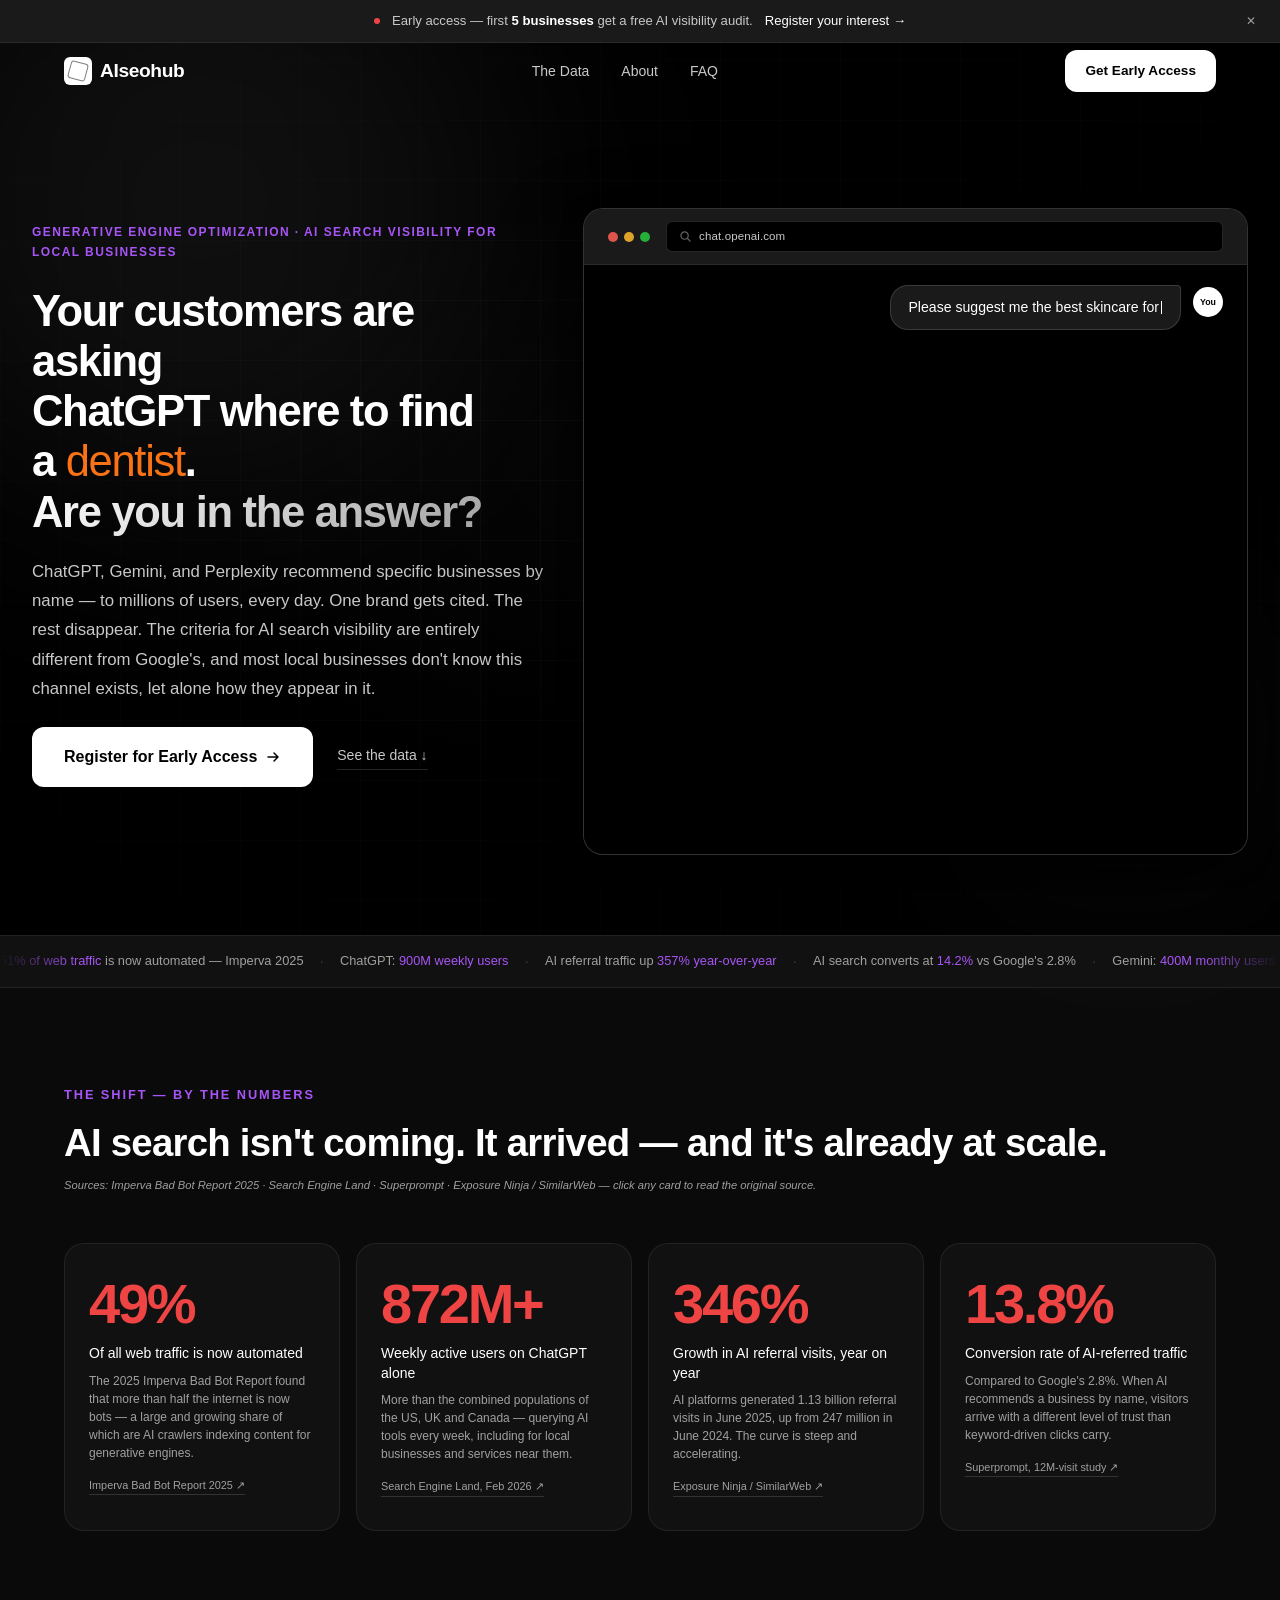
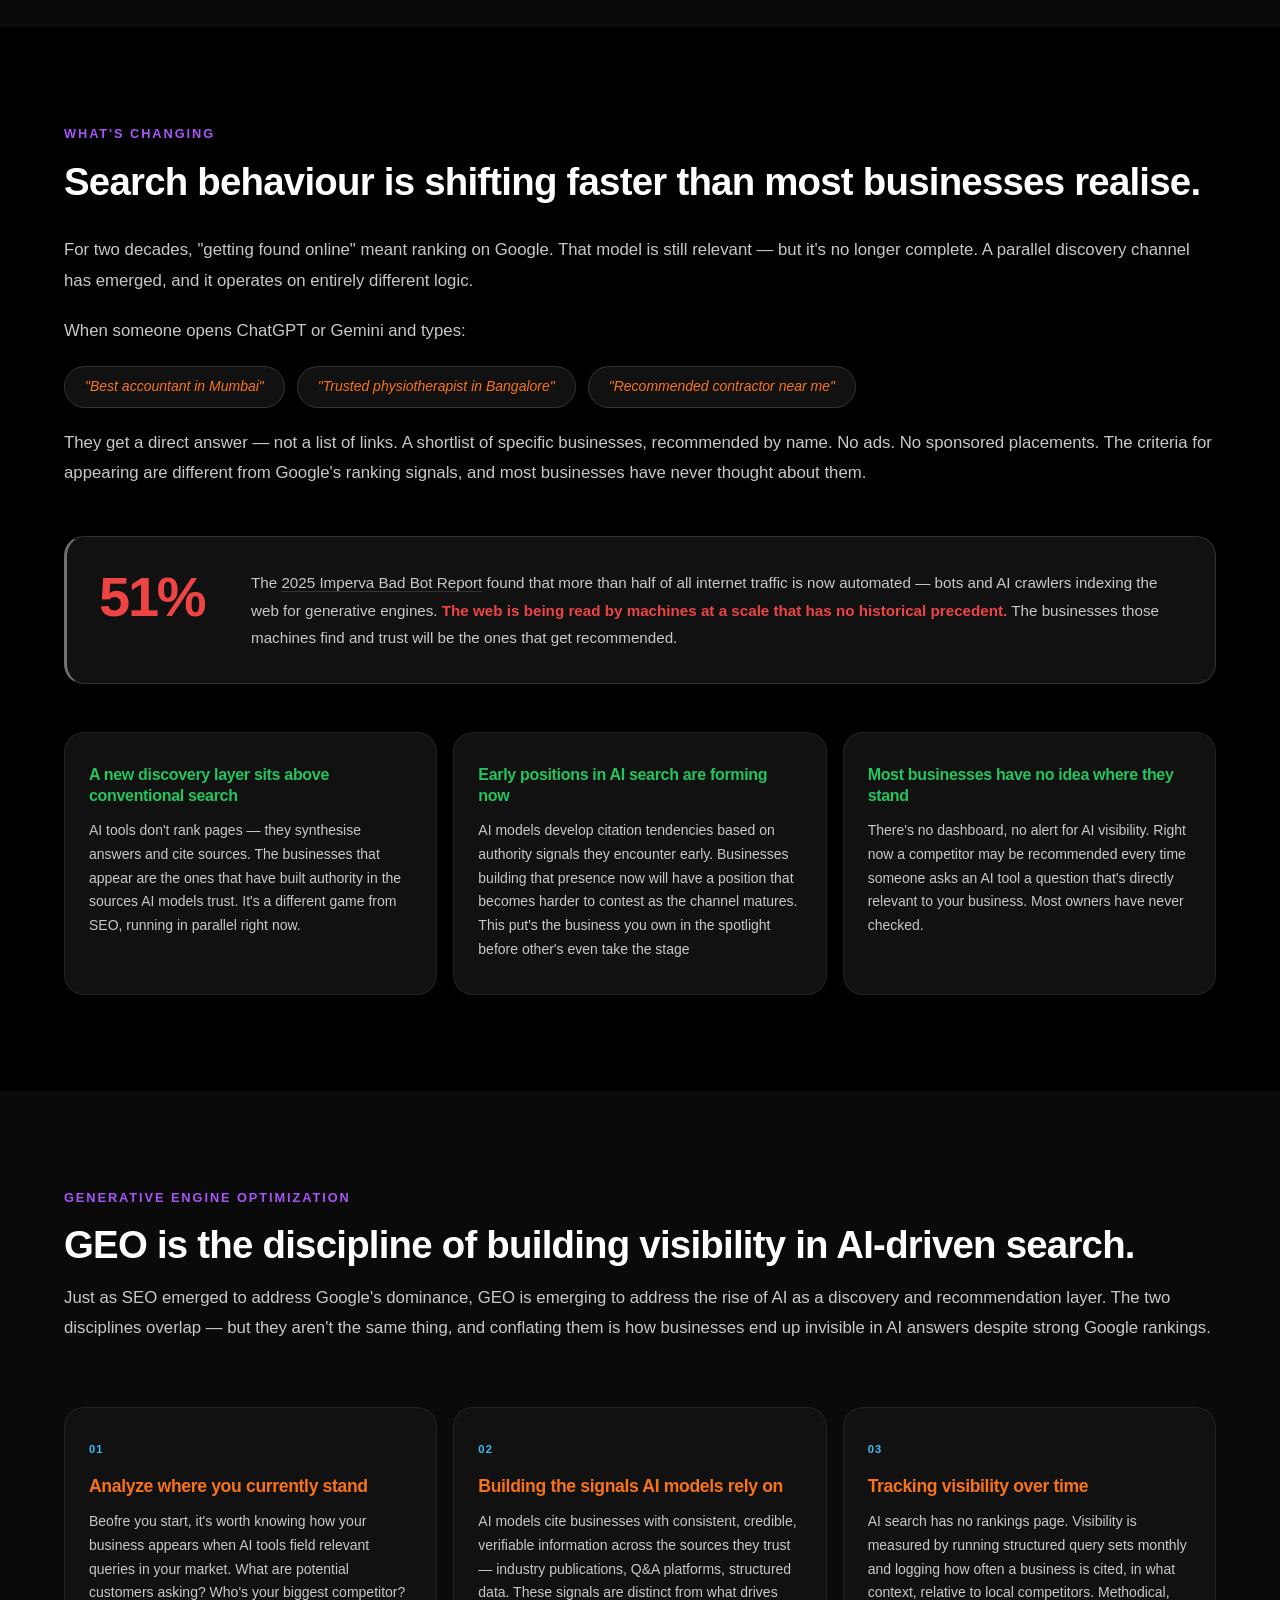
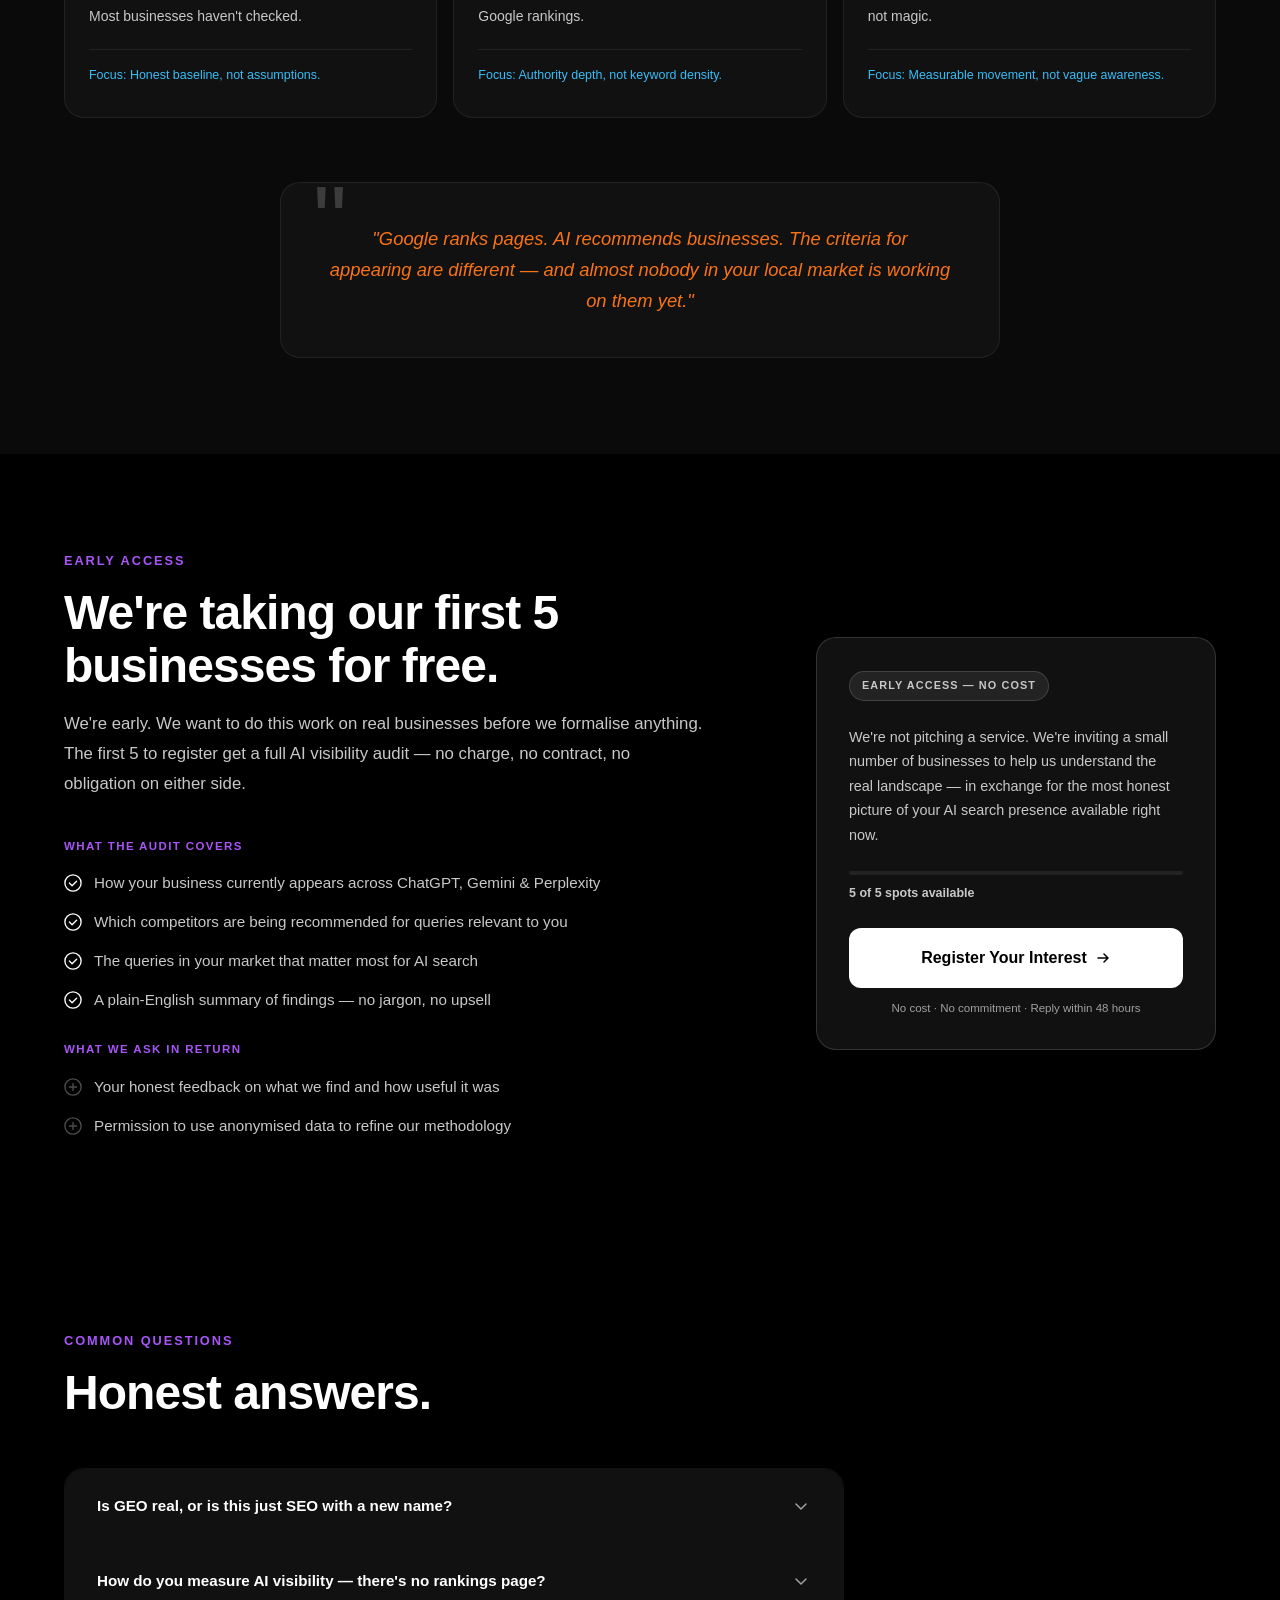
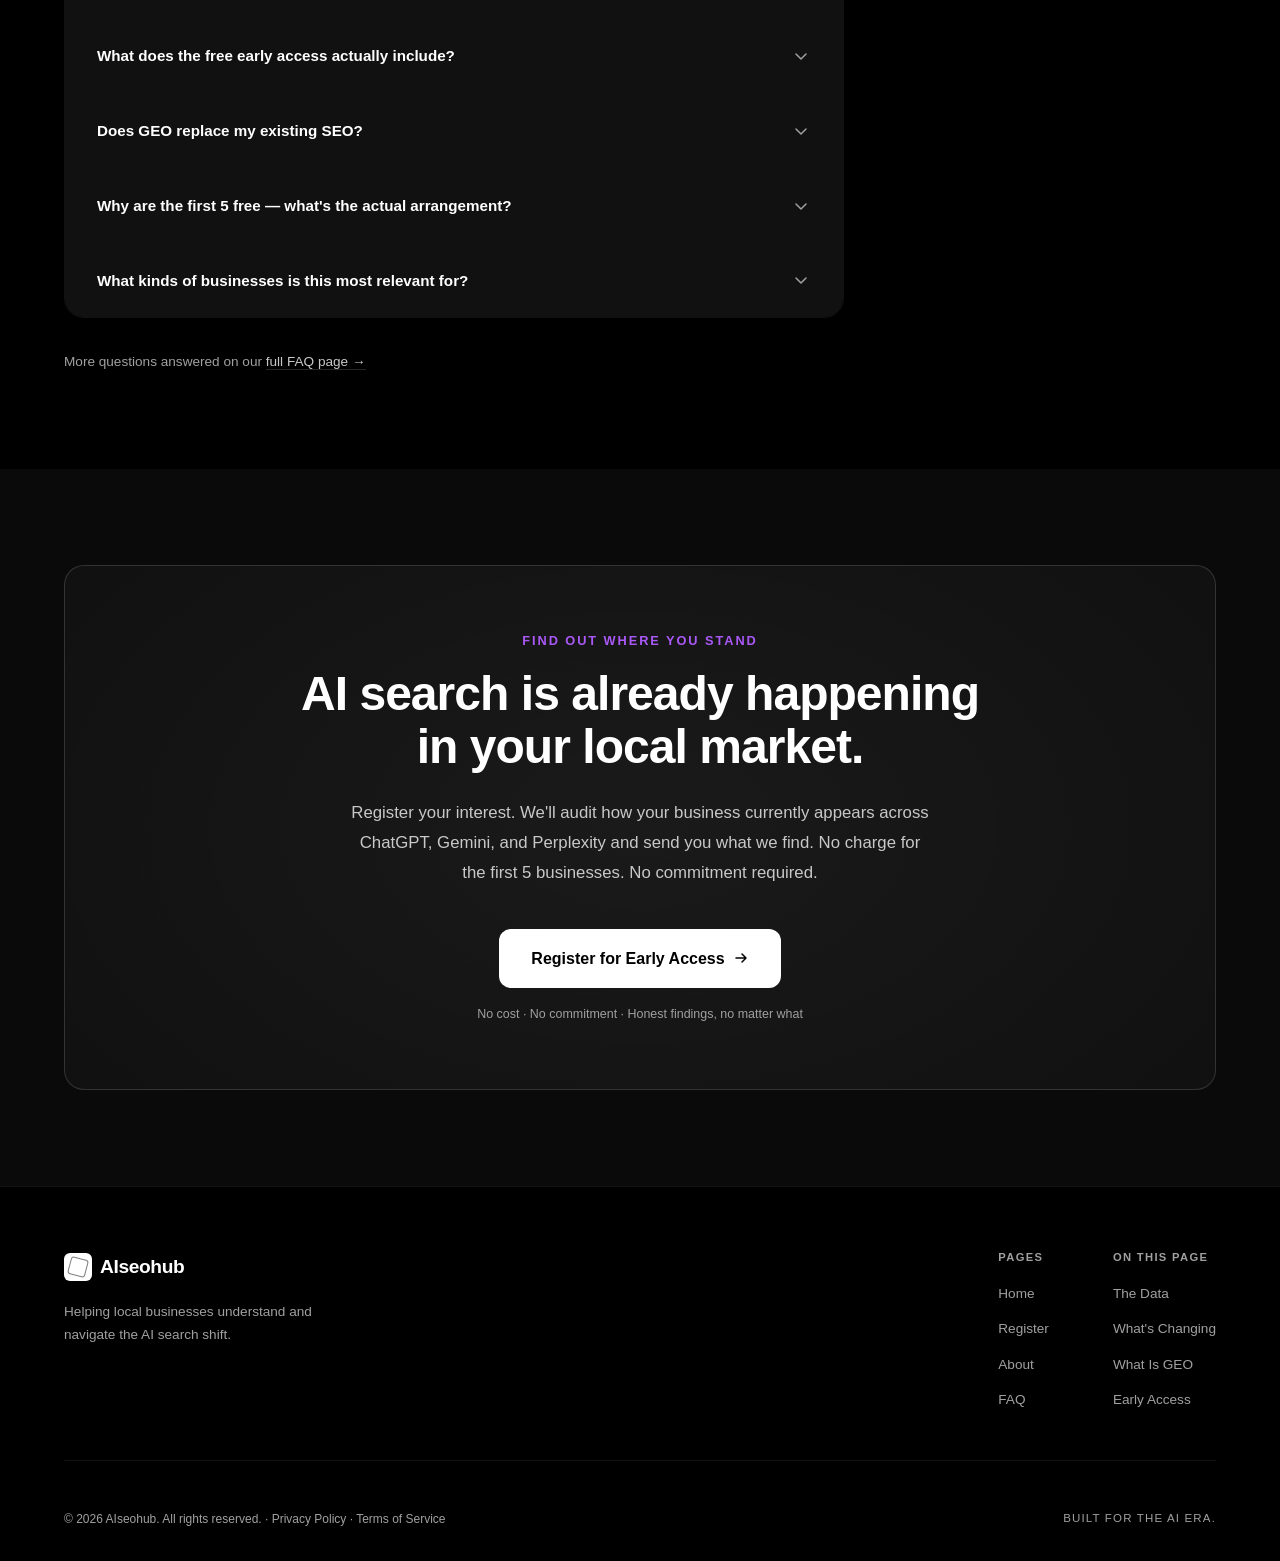
<file: index.html>
<!DOCTYPE html>
<html lang="en">
<head>
  <meta charset="UTF-8" />
  <meta name="viewport" content="width=device-width, initial-scale=1.0" />
  <title>AIseohub — Generative Engine Optimization for Local Businesses</title>
  <meta name="description" content="AI tools like ChatGPT, Gemini and Perplexity are replacing conventional search. Most local businesses are invisible in them. AIseohub helps you understand and act on this shift." />
  <meta name="keywords" content="generative engine optimization, GEO, AI search, ChatGPT local business, AI visibility, GEO agency India, AI SEO" />
  <meta name="robots" content="index, follow" />
  <link rel="canonical" href="https://aiseohub.in/" />
  <meta property="og:type" content="website" />
  <meta property="og:url" content="https://aiseohub.in/" />
  <meta property="og:title" content="AIseohub — Generative Engine Optimization for Local Businesses" />
  <meta property="og:description" content="51% of web traffic is now bots. AI search is replacing Google for millions of queries. Is your business visible where it counts?" />
  <meta property="og:site_name" content="AIseohub" />
  <script type="application/ld+json">{"@context":"https://schema.org","@type":"Organization","name":"AIseohub","url":"https://aiseohub.in","description":"Generative Engine Optimization agency helping local businesses become visible in AI-driven search.","foundingDate":"2025"}</script>
  <link rel="stylesheet" href="styles.css" />
  <!-- Google tag (gtag.js) -->
<script async src="https://www.googletagmanager.com/gtag/js?id=G-CBCTK0K785"></script>
<script>
  window.dataLayer = window.dataLayer || [];
  function gtag(){dataLayer.push(arguments);}
  gtag('js', new Date());

  gtag('config', 'G-CBCTK0K785');
</script>
</head>
<body>
  <div id="pageTransition" aria-hidden="true"></div>

  <div class="urgency-bar" id="urgencyBar" role="alert" aria-live="polite">
    <div class="urgency-bar__inner">
      <span class="urgency-bar__dot" aria-hidden="true"></span>
      <span>Early access — first <strong><span id="spotsLeft">5</span> businesses</strong> get a free AI visibility audit.</span>
      <a href="prebook.html" class="urgency-bar__link">Register your interest →</a>
    </div>
    <button class="urgency-bar__close" id="closeUrgency" aria-label="Close announcement">✕</button>
  </div>

  <header class="site-header" id="siteHeader" role="banner">
    <div class="container">
      <a href="index.html" class="header__logo" aria-label="AIseohub home">
        <span class="logo__mark" aria-hidden="true"></span>
        <span class="logo__text">AIseohub</span>
      </a>
      <button class="nav__toggle" id="navToggle" aria-expanded="false" aria-controls="mainNav" aria-label="Toggle navigation">
        <span></span><span></span><span></span>
      </button>
      <nav class="header__nav" id="mainNav" role="navigation" aria-label="Main navigation">
        <ul class="nav__list">
          <li><a href="#why-now"   class="nav__link">The Data</a></li>
          <li><a href="about.html" class="nav__link">About</a></li>
          <li><a href="faq.html"   class="nav__link">FAQ</a></li>
        </ul>
      </nav>
      <a href="prebook.html" class="btn btn--primary header__cta">Get Early Access</a>
    </div>
  </header>

  <main id="main-content">

    <!-- AI SEARCH DEMO — NEW HERO -->
    <section class="ai-demo ai-demo--hero" id="ai-demo" aria-labelledby="aiDemoHeading">
      <div class="hero__bg" aria-hidden="true">
        <div class="hero__grid"></div>
        <div class="hero__glow hero__glow--1"></div>
        <div class="hero__glow hero__glow--2"></div>
      </div>
      <div class="container">
        <div class="ai-demo__hero-layout">

          <!-- Left: headline + CTA -->
          <div class="ai-demo__hero-copy">
            <span class="eyebrow reveal">Generative Engine Optimization · AI Search Visibility for Local Businesses</span>
            <h1 class="ai-demo__headline reveal reveal--delay-1" id="aiDemoHeading">
              Your customers are asking<br/>ChatGPT where to find
              <span class="ai-demo__nowrap">a <span class="text-cycle" aria-live="polite" aria-atomic="true">dentist</span>.</span><br/>
              <em>Are you in the answer?</em>
            </h1>
            <p class="ai-demo__sub reveal reveal--delay-2">
              ChatGPT, Gemini, and Perplexity recommend specific businesses by name — to millions of users, every day. One brand gets cited. The rest disappear. The criteria for AI search visibility are entirely different from Google's, and most local businesses don't know this channel exists, let alone how they appear in it.
            </p>
            <div class="hero__actions reveal reveal--delay-3">
              <a href="prebook.html" class="btn btn--primary btn--large">
                Register for Early Access
                <svg width="16" height="16" viewBox="0 0 16 16" fill="none" aria-hidden="true">
                  <path d="M3 8H13M13 8L9 4M13 8L9 12" stroke="currentColor" stroke-width="1.5" stroke-linecap="round" stroke-linejoin="round"/>
                </svg>
              </a>
              <a href="#why-now" class="btn--ghost">See the data ↓</a>
            </div>
          </div>

          <!-- Right: live demo frame -->
          <div class="ai-demo__hero-frame reveal reveal--delay-2">
            <div class="ai-demo__wrapper">
              <!-- Browser chrome -->
              <div class="ai-demo__chrome" aria-hidden="true">
                <div class="ai-demo__chrome-dots">
                  <span></span><span></span><span></span>
                </div>
                <div class="ai-demo__chrome-bar">
                  <svg width="11" height="11" viewBox="0 0 12 12" fill="none"><path d="M5 1a4 4 0 100 8A4 4 0 005 1zM11 11l-2.5-2.5" stroke="currentColor" stroke-width="1.3" stroke-linecap="round"/></svg>
                  <span>chat.openai.com</span>
                </div>
              </div>

              <!-- Chat window -->
              <div class="ai-demo__chat" id="aiDemoChat">

                <!-- User message -->
                <div class="ai-demo__msg ai-demo__msg--user" id="aiDemoUserMsg">
                  <div class="ai-demo__avatar ai-demo__avatar--user">You</div>
                  <div class="ai-demo__bubble">
                    <span id="aiDemoTyped"></span><span class="ai-demo__caret" id="aiDemoCaret"></span>
                  </div>
                </div>

                <!-- AI thinking dots -->
                <div class="ai-demo__thinking" id="aiDemoThinking" aria-hidden="true">
                  <div class="ai-demo__avatar ai-demo__avatar--ai">
                    <svg width="13" height="13" viewBox="0 0 24 24" fill="none" stroke="currentColor" stroke-width="2"><circle cx="12" cy="12" r="10"/><path d="M12 8v4l3 3"/></svg>
                  </div>
                  <div class="ai-demo__dots"><span></span><span></span><span></span></div>
                </div>

                <!-- AI response + results -->
                <div class="ai-demo__response" id="aiDemoResponse" aria-live="polite">
                  <div class="ai-demo__avatar ai-demo__avatar--ai">
                    <svg width="13" height="13" viewBox="0 0 24 24" fill="none" stroke="currentColor" stroke-width="2"><circle cx="12" cy="12" r="10"/><path d="M12 8v4l3 3"/></svg>
                  </div>
                  <div class="ai-demo__response-body">
                    <p class="ai-demo__response-intro" id="aiDemoIntro">Here are the top skincare products for acne I'd recommend:</p>
                    <div class="ai-demo__results" id="aiDemoResults">

                      <!-- Result 1 — blurred -->
                      <div class="ai-demo__result ai-demo__result--blurred" data-idx="0">
                        <span class="ai-demo__result-rank">1</span>
                        <div class="ai-demo__result-content">
                          <div class="ai-demo__result-name">████████ Skincare</div>
                          <div class="ai-demo__result-desc">██████████ clear skin formula ████ dermatologist approved ████</div>
                        </div>
                      </div>

                      <!-- Result 2 — FEATURED -->
                      <div class="ai-demo__result ai-demo__result--featured" data-idx="1">
                        <span class="ai-demo__result-rank ai-demo__result-rank--star">✦</span>
                        <div class="ai-demo__result-content">
                          <div class="ai-demo__result-name">This could be you</div>
                          <div class="ai-demo__result-desc">Your brand, recommended to every customer asking this question</div>
                        </div>
                        <span class="ai-demo__result-pill">Top Result</span>
                      </div>

                      <!-- Result 3 — blurred -->
                      <div class="ai-demo__result ai-demo__result--blurred" data-idx="2">
                        <span class="ai-demo__result-rank">3</span>
                        <div class="ai-demo__result-content">
                          <div class="ai-demo__result-name">████ Derm Labs</div>
                          <div class="ai-demo__result-desc">███████████ gentle formula ████ no-irritants ████████</div>
                        </div>
                      </div>

                      <!-- Result 4 — blurred -->
                      <div class="ai-demo__result ai-demo__result--blurred" data-idx="3">
                        <span class="ai-demo__result-rank">4</span>
                        <div class="ai-demo__result-content">
                          <div class="ai-demo__result-name">████████ Beauty Co.</div>
                          <div class="ai-demo__result-desc">███ solution ████ salicylic ████████ 30-day results</div>
                        </div>
                      </div>

                      <!-- Result 5 — blurred -->
                      <div class="ai-demo__result ai-demo__result--blurred" data-idx="4">
                        <span class="ai-demo__result-rank">5</span>
                        <div class="ai-demo__result-content">
                          <div class="ai-demo__result-name">██████ Wellness Co.</div>
                          <div class="ai-demo__result-desc">████ natural extracts ████████ clinically tested ███</div>
                        </div>
                      </div>

                      <!-- Result 5 — blurred -->
                      <div class="ai-demo__result ai-demo__result--blurred" data-idx="4">
                        <span class="ai-demo__result-rank">5</span>
                        <div class="ai-demo__result-content">
                          <div class="ai-demo__result-name">██████ Wellness Co.</div>
                          <div class="ai-demo__result-desc">████ natural extracts ████████ clinically tested ███</div>
                        </div>
                      </div>

                    </div>
                  </div>
                </div>

              </div><!-- /.ai-demo__chat -->
            </div><!-- /.ai-demo__wrapper -->
          </div><!-- /.ai-demo__hero-frame -->

        </div><!-- /.ai-demo__hero-layout -->
      </div>
    </section>

    <div class="ticker-wrap" aria-hidden="true">
      <div class="ticker">
        <div class="ticker__track">
          <span class="ticker__item"><a href="https://www.imperva.com/blog/bad-bot-report/" target="_blank" rel="noopener noreferrer"><strong>51% of web traffic</strong> is now automated — Imperva 2025</a></span>
          <span class="ticker__sep">·</span>
          <span class="ticker__item"><a href="https://searchengineland.com/chatgpt-900-million-weekly-active-users-470492" target="_blank" rel="noopener noreferrer">ChatGPT: <strong>900M weekly users</strong></a></span>
          <span class="ticker__sep">·</span>
          <span class="ticker__item"><a href="https://exposureninja.com/blog/ai-search-statistics/" target="_blank" rel="noopener noreferrer">AI referral traffic up <strong>357% year-over-year</strong></a></span>
          <span class="ticker__sep">·</span>
          <span class="ticker__item"><a href="https://superprompt.com/blog/ai-search-traffic-conversion-rates-5x-higher-than-google-2025-data" target="_blank" rel="noopener noreferrer">AI search converts at <strong>14.2%</strong> vs Google's 2.8%</a></span>
          <span class="ticker__sep">·</span>
          <span class="ticker__item"><a href="https://searchengineland.com/chatgpt-900-million-weekly-active-users-470492" target="_blank" rel="noopener noreferrer">Gemini: <strong>400M monthly users</strong></a></span>
          <span class="ticker__sep">·</span>
          <span class="ticker__item"><a href="https://exposureninja.com/blog/ai-search-statistics/" target="_blank" rel="noopener noreferrer">AI traffic grew <strong>7× in 2025</strong></a></span>
          <span class="ticker__sep">·</span>
          <span class="ticker__item"><a href="https://www.imperva.com/blog/bad-bot-report/" target="_blank" rel="noopener noreferrer"><strong>51% of web traffic</strong> is now automated — Imperva 2025</a></span>
          <span class="ticker__sep">·</span>
          <span class="ticker__item"><a href="https://searchengineland.com/chatgpt-900-million-weekly-active-users-470492" target="_blank" rel="noopener noreferrer">ChatGPT: <strong>900M weekly users</strong></a></span>
          <span class="ticker__sep">·</span>
          <span class="ticker__item"><a href="https://exposureninja.com/blog/ai-search-statistics/" target="_blank" rel="noopener noreferrer">AI referral traffic up <strong>357% year-over-year</strong></a></span>
          <span class="ticker__sep">·</span>
          <span class="ticker__item"><a href="https://superprompt.com/blog/ai-search-traffic-conversion-rates-5x-higher-than-google-2025-data" target="_blank" rel="noopener noreferrer">AI search converts at <strong>14.2%</strong> vs Google's 2.8%</a></span>
          <span class="ticker__sep">·</span>
          <span class="ticker__item"><a href="https://searchengineland.com/chatgpt-900-million-weekly-active-users-470492" target="_blank" rel="noopener noreferrer">Gemini: <strong>400M monthly users</strong></a></span>
          <span class="ticker__sep">·</span>
          <span class="ticker__item"><a href="https://exposureninja.com/blog/ai-search-statistics/" target="_blank" rel="noopener noreferrer">AI traffic grew <strong>7× in 2025</strong></a></span>
          <span class="ticker__sep">·</span>
        </div>
      </div>
    </div>

    <section class="stats-section" id="why-now" aria-labelledby="statsHeading">
      <div class="container">
        <span class="section-label reveal">The shift — by the numbers</span>
        <h2 class="stats-section__headline reveal reveal--delay-1" id="statsHeading">
          AI search isn't coming. It arrived — and it's already at scale.
        </h2>
        <p class="stats-section__source reveal reveal--delay-2">
          Sources: Imperva Bad Bot Report 2025 · Search Engine Land · Superprompt · Exposure Ninja / SimilarWeb — click any card to read the original source.
        </p>
        <div class="stats-grid">
          <a class="stat-card reveal" href="https://www.imperva.com/blog/bad-bot-report/" target="_blank" rel="noopener noreferrer" aria-label="51% of all web traffic is now automated — Imperva 2025">
            <div class="stat-card__number" data-target="51" data-suffix="%">0</div>
            <div class="stat-card__label">Of all web traffic is now automated</div>
            <div class="stat-card__note">The 2025 Imperva Bad Bot Report found that more than half the internet is now bots — a large and growing share of which are AI crawlers indexing content for generative engines.</div>
            <div class="stat-card__source">Imperva Bad Bot Report 2025 ↗</div>
          </a>
          <a class="stat-card reveal reveal--delay-1" href="https://searchengineland.com/chatgpt-900-million-weekly-active-users-470492" target="_blank" rel="noopener noreferrer" aria-label="900M+ weekly active ChatGPT users">
            <div class="stat-card__number" data-target="900" data-suffix="M+">0</div>
            <div class="stat-card__label">Weekly active users on ChatGPT alone</div>
            <div class="stat-card__note">More than the combined populations of the US, UK and Canada — querying AI tools every week, including for local businesses and services near them.</div>
            <div class="stat-card__source">Search Engine Land, Feb 2026 ↗</div>
          </a>
          <a class="stat-card reveal reveal--delay-2" href="https://exposureninja.com/blog/ai-search-statistics/" target="_blank" rel="noopener noreferrer" aria-label="357% YoY growth in AI referral visits">
            <div class="stat-card__number" data-target="357" data-suffix="%">0</div>
            <div class="stat-card__label">Growth in AI referral visits, year on year</div>
            <div class="stat-card__note">AI platforms generated 1.13 billion referral visits in June 2025, up from 247 million in June 2024. The curve is steep and accelerating.</div>
            <div class="stat-card__source">Exposure Ninja / SimilarWeb ↗</div>
          </a>
          <a class="stat-card reveal reveal--delay-3" href="https://superprompt.com/blog/ai-search-traffic-conversion-rates-5x-higher-than-google-2025-data" target="_blank" rel="noopener noreferrer" aria-label="14.2% conversion rate from AI-referred traffic">
            <div class="stat-card__number" data-target="14.2" data-suffix="%" data-decimal="1">0</div>
            <div class="stat-card__label">Conversion rate of AI-referred traffic</div>
            <div class="stat-card__note">Compared to Google's 2.8%. When AI recommends a business by name, visitors arrive with a different level of trust than keyword-driven clicks carry.</div>
            <div class="stat-card__source">Superprompt, 12M-visit study ↗</div>
          </a>
        </div>
      </div>
    </section>

    <section class="problem" id="problem" aria-labelledby="problemHeading">
      <div class="container">
        <span class="section-label reveal">What's changing</span>
        <h2 class="problem__headline reveal reveal--delay-1" id="problemHeading">
          Search behaviour is shifting faster than most businesses realise.
        </h2>
        <div class="problem__body reveal reveal--delay-2">
          <p>For two decades, "getting found online" meant ranking on Google. That model is still relevant — but it's no longer complete. A parallel discovery channel has emerged, and it operates on entirely different logic.</p>
          <p>When someone opens ChatGPT or Gemini and types:</p>
          <div class="query-examples" aria-label="Example AI search queries">
            <div class="query-card">"Best accountant in Mumbai"</div>
            <div class="query-card">"Trusted physiotherapist in Bangalore"</div>
            <div class="query-card">"Recommended contractor near me"</div>
          </div>
          <p>They get a direct answer — not a list of links. A shortlist of specific businesses, recommended by name. No ads. No sponsored placements. The criteria for appearing are different from Google's ranking signals, and most businesses have never thought about them.</p>
        </div>

        <div class="imperva-callout reveal">
          <div class="imperva-callout__inner">
            <div class="imperva-callout__stat">51%</div>
            <div class="imperva-callout__text">
              <p>The <a href="https://www.imperva.com/blog/bad-bot-report/" target="_blank" rel="noopener noreferrer" class="about-inline-link">2025 Imperva Bad Bot Report</a> found that more than half of all internet traffic is now automated — bots and AI crawlers indexing the web for generative engines. <strong>The web is being read by machines at a scale that has no historical precedent.</strong> The businesses those machines find and trust will be the ones that get recommended.</p>
            </div>
          </div>
        </div>

        <div class="problem__cards">
          <article class="problem-card reveal">
            
            <h3 class="problem-card__title">A new discovery layer sits above conventional search</h3>
            <p class="problem-card__body">AI tools don't rank pages — they synthesise answers and cite sources. The businesses that appear are the ones that have built authority in the sources AI models trust. It's a different game from SEO, running in parallel right now.</p>
          </article>
          <article class="problem-card reveal reveal--delay-1">
            
            <h3 class="problem-card__title">Early positions in AI search are forming now</h3>
            <p class="problem-card__body">AI models develop citation tendencies based on authority signals they encounter early. Businesses building that presence now will have a position that becomes harder to contest as the channel matures. This put's the business you own in the spotlight before other's even take the stage</p>
          </article>
          <article class="problem-card reveal reveal--delay-2">
            
            <h3 class="problem-card__title">Most businesses have no idea where they stand</h3>
            <p class="problem-card__body">There's no dashboard, no alert for AI visibility. Right now a competitor may be recommended every time someone asks an AI tool a question that's directly relevant to your business. Most owners have never checked.</p>
          </article>
        </div>
      </div>
    </section>

    <section class="solution" id="what-is-geo" aria-labelledby="solutionHeading">
      <div class="container">
        <span class="section-label reveal">Generative Engine Optimization</span>
        <h2 class="solution__headline reveal reveal--delay-1" id="solutionHeading">
          GEO is the discipline of building visibility in AI-driven search.
        </h2>
        <p class="solution__sub reveal reveal--delay-2">
          Just as SEO emerged to address Google's dominance, GEO is emerging to address the rise of AI as a discovery and recommendation layer. The two disciplines overlap — but they aren't the same thing, and conflating them is how businesses end up invisible in AI answers despite strong Google rankings.
        </p>
        <div class="pillars">
          <article class="pillar reveal">
            <div class="pillar__num">01</div>
            <h3 class="pillar__title">Analyze where you currently stand</h3>
            <p class="pillar__body">Beofre you start, it's worth knowing how your business appears when AI tools field relevant queries in your market. What are potential customers asking? Who's your biggest competitor? Most businesses haven't checked.</p>
            <div class="pillar__outcome">Focus: Honest baseline, not assumptions.</div>
          </article>
          <article class="pillar reveal reveal--delay-1">
            <div class="pillar__num">02</div>
            <h3 class="pillar__title">Building the signals AI models rely on</h3>
            <p class="pillar__body">AI models cite businesses with consistent, credible, verifiable information across the sources they trust — industry publications, Q&amp;A platforms, structured data. These signals are distinct from what drives Google rankings.</p>
            <div class="pillar__outcome">Focus: Authority depth, not keyword density.</div>
          </article>
          <article class="pillar reveal reveal--delay-2">
            <div class="pillar__num">03</div>
            <h3 class="pillar__title">Tracking visibility over time</h3>
            <p class="pillar__body">AI search has no rankings page. Visibility is measured by running structured query sets monthly and logging how often a business is cited, in what context, relative to local competitors. Methodical, not magic.</p>
            <div class="pillar__outcome">Focus: Measurable movement, not vague awareness.</div>
          </article>
        </div>
        <blockquote class="solution__quote reveal">
          <p>"Google ranks pages. AI recommends businesses. The criteria for appearing are different — and almost nobody in your local market is working on them yet."</p>
        </blockquote>
      </div>
    </section>

    <section class="offer" id="offer" aria-labelledby="offerHeading">
      <div class="container">
        <div class="offer__free-layout">
          <div class="offer__free-left reveal">
            <span class="section-label">Early Access</span>
            <h2 class="offer__headline" id="offerHeading">
              We're taking our first 5<br/>businesses for free.
            </h2>
            <p class="offer__sub">
              We're early. We want to do this work on real businesses before we formalise anything. The first 5 to register get a full AI visibility audit — no charge, no contract, no obligation on either side.
            </p>
            <h3 class="offer__free-title">What the audit covers</h3>
            <ul class="offer__free-list">
              <li><svg width="18" height="18" viewBox="0 0 20 20" fill="none" aria-hidden="true"><circle cx="10" cy="10" r="9" stroke="white" stroke-width="1.5"/><path d="M6 10l3 3 5-5" stroke="white" stroke-width="1.5" stroke-linecap="round" stroke-linejoin="round"/></svg>How your business currently appears across ChatGPT, Gemini &amp; Perplexity</li>
              <li><svg width="18" height="18" viewBox="0 0 20 20" fill="none" aria-hidden="true"><circle cx="10" cy="10" r="9" stroke="white" stroke-width="1.5"/><path d="M6 10l3 3 5-5" stroke="white" stroke-width="1.5" stroke-linecap="round" stroke-linejoin="round"/></svg>Which competitors are being recommended for queries relevant to you</li>
              <li><svg width="18" height="18" viewBox="0 0 20 20" fill="none" aria-hidden="true"><circle cx="10" cy="10" r="9" stroke="white" stroke-width="1.5"/><path d="M6 10l3 3 5-5" stroke="white" stroke-width="1.5" stroke-linecap="round" stroke-linejoin="round"/></svg>The queries in your market that matter most for AI search</li>
              <li><svg width="18" height="18" viewBox="0 0 20 20" fill="none" aria-hidden="true"><circle cx="10" cy="10" r="9" stroke="white" stroke-width="1.5"/><path d="M6 10l3 3 5-5" stroke="white" stroke-width="1.5" stroke-linecap="round" stroke-linejoin="round"/></svg>A plain-English summary of findings — no jargon, no upsell</li>
            </ul>
            <h3 class="offer__free-title" style="margin-top:var(--space-8)">What we ask in return</h3>
            <ul class="offer__free-list">
              <li><svg width="18" height="18" viewBox="0 0 20 20" fill="none" aria-hidden="true"><circle cx="10" cy="10" r="9" stroke="rgba(255,255,255,0.3)" stroke-width="1.5"/><path d="M10 6v8M6 10h8" stroke="rgba(255,255,255,0.3)" stroke-width="1.5" stroke-linecap="round"/></svg>Your honest feedback on what we find and how useful it was</li>
              <li><svg width="18" height="18" viewBox="0 0 20 20" fill="none" aria-hidden="true"><circle cx="10" cy="10" r="9" stroke="rgba(255,255,255,0.3)" stroke-width="1.5"/><path d="M10 6v8M6 10h8" stroke="rgba(255,255,255,0.3)" stroke-width="1.5" stroke-linecap="round"/></svg>Permission to use anonymised data to refine our methodology</li>
            </ul>
          </div>
          <div class="offer__free-card reveal reveal--delay-1">
            <div class="offer__badge">Early Access — No Cost</div>
            <p class="offer__free-card-copy">We're not pitching a service. We're inviting a small number of businesses to help us understand the real landscape — in exchange for the most honest picture of your AI search presence available right now.</p>
            <div class="offer__spots">
              <div class="offer__spots-track">
                <div class="offer__spots-fill" id="spotsFill" style="width:0%"></div>
              </div>
              <p class="offer__spots-label"><strong><span id="spotsLeftOffer">3</span> of 5 spots available</strong></p>
            </div>
            <a href="prebook.html" class="btn btn--primary btn--large btn--full">
              Register Your Interest
              <svg width="16" height="16" viewBox="0 0 16 16" fill="none" aria-hidden="true"><path d="M3 8H13M13 8L9 4M13 8L9 12" stroke="currentColor" stroke-width="1.5" stroke-linecap="round" stroke-linejoin="round"/></svg>
            </a>
            <p class="offer__micro">No cost · No commitment · Reply within 48 hours</p>
          </div>
        </div>
      </div>
    </section>

    <section class="faq" id="faq" aria-labelledby="faqHeading">
      <div class="container">
        <span class="section-label reveal">Common Questions</span>
        <h2 class="faq__headline reveal reveal--delay-1" id="faqHeading">Honest answers.</h2>
        <div class="faq__list" role="list">
          <div class="faq__item reveal" role="listitem">
            <button class="faq__question" aria-expanded="false" aria-controls="faq-1">Is GEO real, or is this just SEO with a new name?<svg class="faq__icon" width="20" height="20" viewBox="0 0 20 20" fill="none" aria-hidden="true"><path d="M5 8l5 5 5-5" stroke="currentColor" stroke-width="1.5" stroke-linecap="round" stroke-linejoin="round"/></svg></button>
            <div class="faq__answer" id="faq-1" role="region"><p>It's a genuinely distinct discipline. SEO optimises for crawlers that rank pages. GEO optimises for language models that synthesise answers and recommend businesses based on authority depth, citation consistency, and source trust. A business can rank #1 on Google and still be absent from AI answers. We see this regularly.</p></div>
          </div>
          <div class="faq__item reveal" role="listitem">
            <button class="faq__question" aria-expanded="false" aria-controls="faq-2">How do you measure AI visibility — there's no rankings page?<svg class="faq__icon" width="20" height="20" viewBox="0 0 20 20" fill="none" aria-hidden="true"><path d="M5 8l5 5 5-5" stroke="currentColor" stroke-width="1.5" stroke-linecap="round" stroke-linejoin="round"/></svg></button>
            <div class="faq__answer" id="faq-2" role="region"><p>Correct — there's no AI equivalent of a rank tracker. We use structured query testing: asking AI tools a defined set of relevant questions and logging every response. We track how often a business is cited, in what context, and relative to competitors. It's methodical, not automated — but it produces a comparable picture over time.</p></div>
          </div>
          <div class="faq__item reveal" role="listitem">
            <button class="faq__question" aria-expanded="false" aria-controls="faq-3">What does the free early access actually include?<svg class="faq__icon" width="20" height="20" viewBox="0 0 20 20" fill="none" aria-hidden="true"><path d="M5 8l5 5 5-5" stroke="currentColor" stroke-width="1.5" stroke-linecap="round" stroke-linejoin="round"/></svg></button>
            <div class="faq__answer" id="faq-3" role="region"><p>A structured audit of how your business currently appears across ChatGPT, Gemini, and Perplexity. We run relevant queries for your category and city, document what's returned, identify where competitors appear instead, and write up what we find in plain English. You get an honest picture of your current AI visibility — nothing more, nothing less. We're not using it to push a service.</p></div>
          </div>
          <div class="faq__item reveal" role="listitem">
            <button class="faq__question" aria-expanded="false" aria-controls="faq-4">Does GEO replace my existing SEO?<svg class="faq__icon" width="20" height="20" viewBox="0 0 20 20" fill="none" aria-hidden="true"><path d="M5 8l5 5 5-5" stroke="currentColor" stroke-width="1.5" stroke-linecap="round" stroke-linejoin="round"/></svg></button>
            <div class="faq__answer" id="faq-4" role="region"><p>No. Traditional search remains significant and SEO is still relevant. GEO addresses a parallel channel that operates on different signals — it's additive, not a replacement. In many cases the content work that improves AI visibility also benefits traditional SEO performance.</p></div>
          </div>
          <div class="faq__item reveal" role="listitem">
            <button class="faq__question" aria-expanded="false" aria-controls="faq-5">Why are the first 5 free — what's the actual arrangement?<svg class="faq__icon" width="20" height="20" viewBox="0 0 20 20" fill="none" aria-hidden="true"><path d="M5 8l5 5 5-5" stroke="currentColor" stroke-width="1.5" stroke-linecap="round" stroke-linejoin="round"/></svg></button>
            <div class="faq__answer" id="faq-5" role="region"><p>No catch. We're early and we want to do this work with real businesses before we build anything formal. Doing audits for 5 businesses tests our methodology and tells us where GEO is genuinely relevant. You get a useful, honest picture of your AI search presence. We get experience and feedback. That's the whole arrangement.</p></div>
          </div>
          <div class="faq__item reveal" role="listitem">
            <button class="faq__question" aria-expanded="false" aria-controls="faq-6">What kinds of businesses is this most relevant for?<svg class="faq__icon" width="20" height="20" viewBox="0 0 20 20" fill="none" aria-hidden="true"><path d="M5 8l5 5 5-5" stroke="currentColor" stroke-width="1.5" stroke-linecap="round" stroke-linejoin="round"/></svg></button>
            <div class="faq__answer" id="faq-6" role="region"><p>Local and regional businesses where customers research before buying — professional services, healthcare, home services, agencies, education, hospitality. If people in your city ask AI tools questions that should lead to your business, this is relevant. We'll tell you honestly after the audit if we don't think GEO applies meaningfully to your situation.</p></div>
          </div>
        </div>
        <p class="faq__more reveal">More questions answered on our <a href="faq.html" class="about-inline-link">full FAQ page →</a></p>
      </div>
    </section>

    <section class="final-cta" aria-labelledby="finalCtaHeading">
      <div class="container">
        <div class="final-cta__inner reveal">
          <div class="final-cta__bg" aria-hidden="true"></div>
          <span class="section-label">Find out where you stand</span>
          <h2 class="final-cta__headline" id="finalCtaHeading">AI search is already happening<br/>in your local market.</h2>
          <p class="final-cta__sub">Register your interest. We'll audit how your business currently appears across ChatGPT, Gemini, and Perplexity and send you what we find. No charge for the first 5 businesses. No commitment required.</p>
          <a href="prebook.html" class="btn btn--primary btn--large">
            Register for Early Access
            <svg width="16" height="16" viewBox="0 0 16 16" fill="none" aria-hidden="true"><path d="M3 8H13M13 8L9 4M13 8L9 12" stroke="currentColor" stroke-width="1.5" stroke-linecap="round" stroke-linejoin="round"/></svg>
          </a>
          <p class="final-cta__micro">No cost · No commitment · Honest findings, no matter what</p>
        </div>
      </div>
    </section>

  </main>

  <footer class="site-footer" role="contentinfo">
    <div class="container">
      <div class="footer__top">
        <div class="footer__brand">
          <a href="index.html" class="header__logo" aria-label="AIseohub home">
            <span class="logo__mark" aria-hidden="true"></span>
            <span class="logo__text">AIseohub</span>
          </a>
          <p>Helping local businesses understand and navigate the AI search shift.</p>
        </div>
        <nav class="footer__nav" aria-label="Footer navigation">
          <div class="footer__nav-col">
            <h3>Pages</h3>
            <ul>
              <li><a href="index.html">Home</a></li>
              <li><a href="prebook.html">Register</a></li>
              <li><a href="about.html">About</a></li>
              <li><a href="faq.html">FAQ</a></li>
            </ul>
          </div>
          <div class="footer__nav-col">
            <h3>On this page</h3>
            <ul>
              <li><a href="#why-now">The Data</a></li>
              <li><a href="#problem">What's Changing</a></li>
              <li><a href="#what-is-geo">What Is GEO</a></li>
              <li><a href="#offer">Early Access</a></li>
            </ul>
          </div>
        </nav>
      </div>
      <div class="footer__bottom">
        <p class="footer__legal">© <span id="year"></span> AIseohub. All rights reserved. · <a href="#">Privacy Policy</a> · <a href="#">Terms of Service</a></p>
        <p class="footer__tagline">Built for the AI era.</p>
      </div>
    </div>
  </footer>

  <script src="main.js"></script>
</body>
</html>
</file>
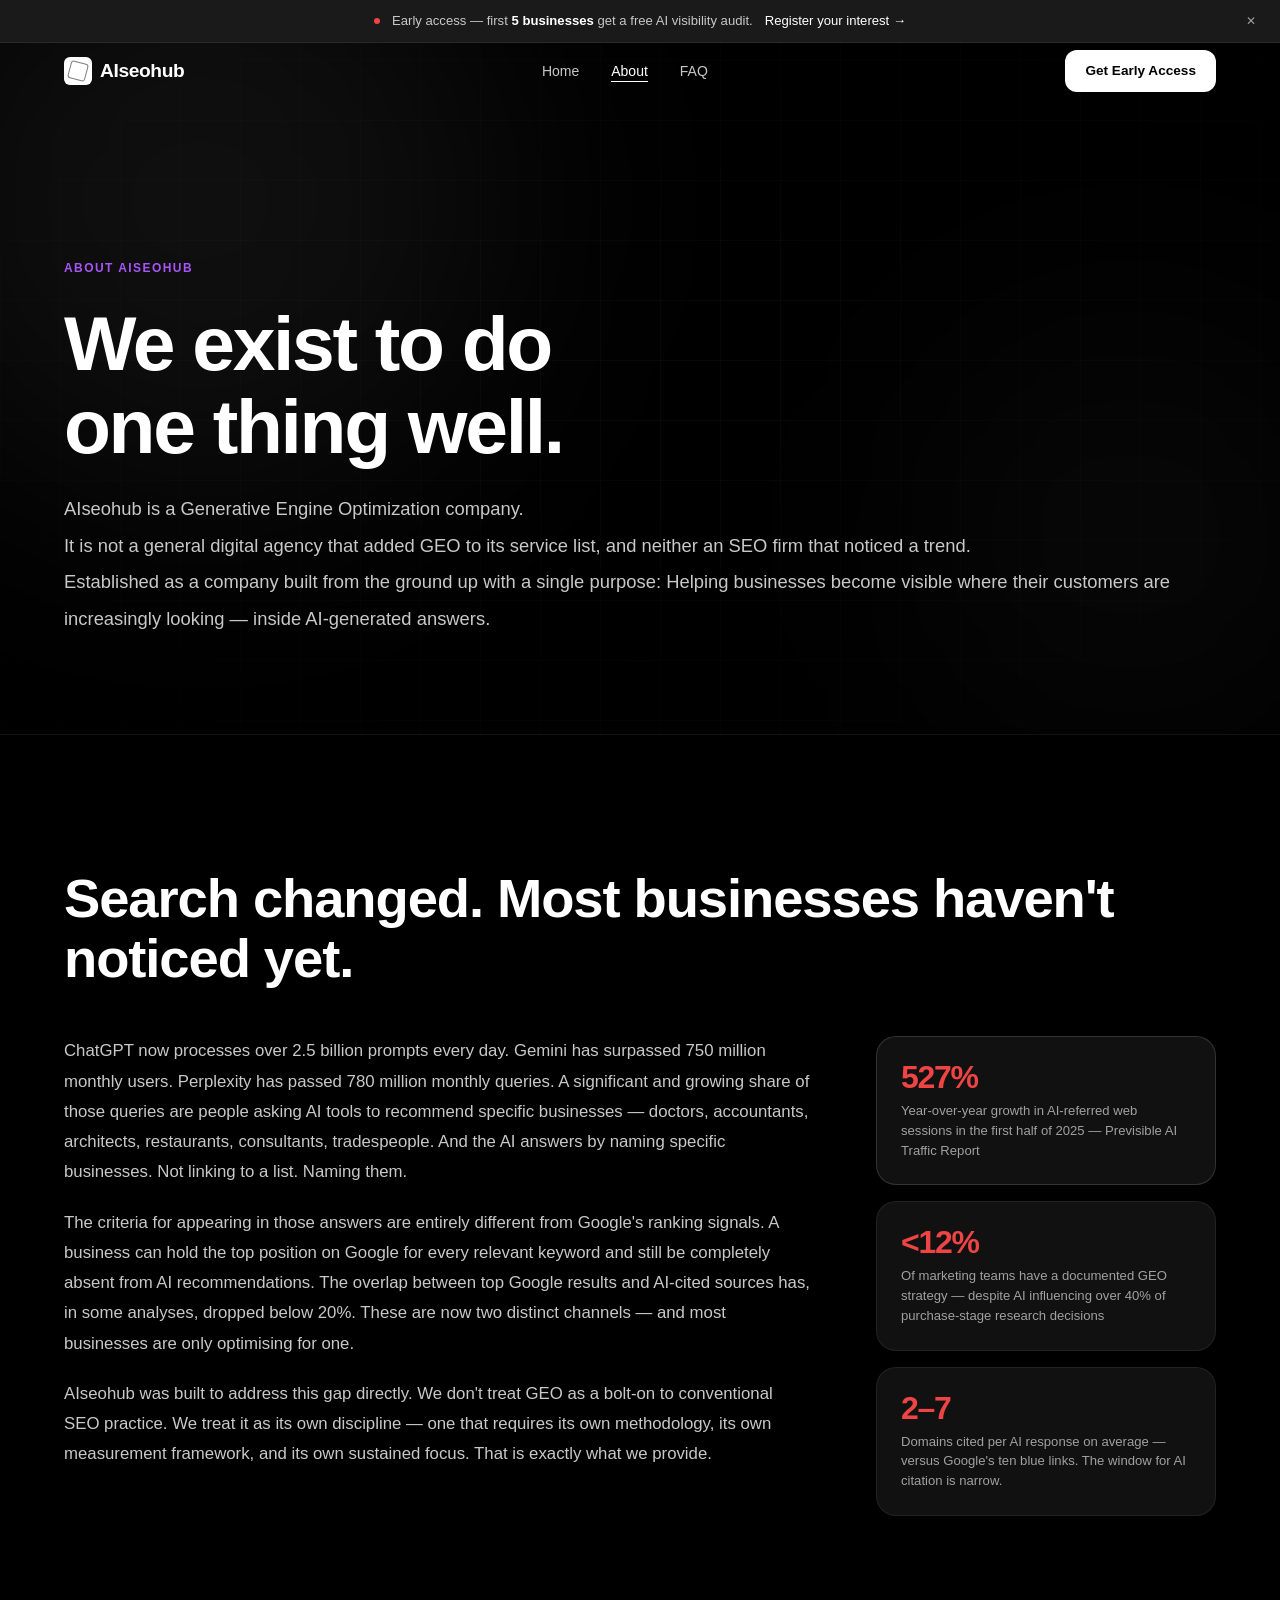
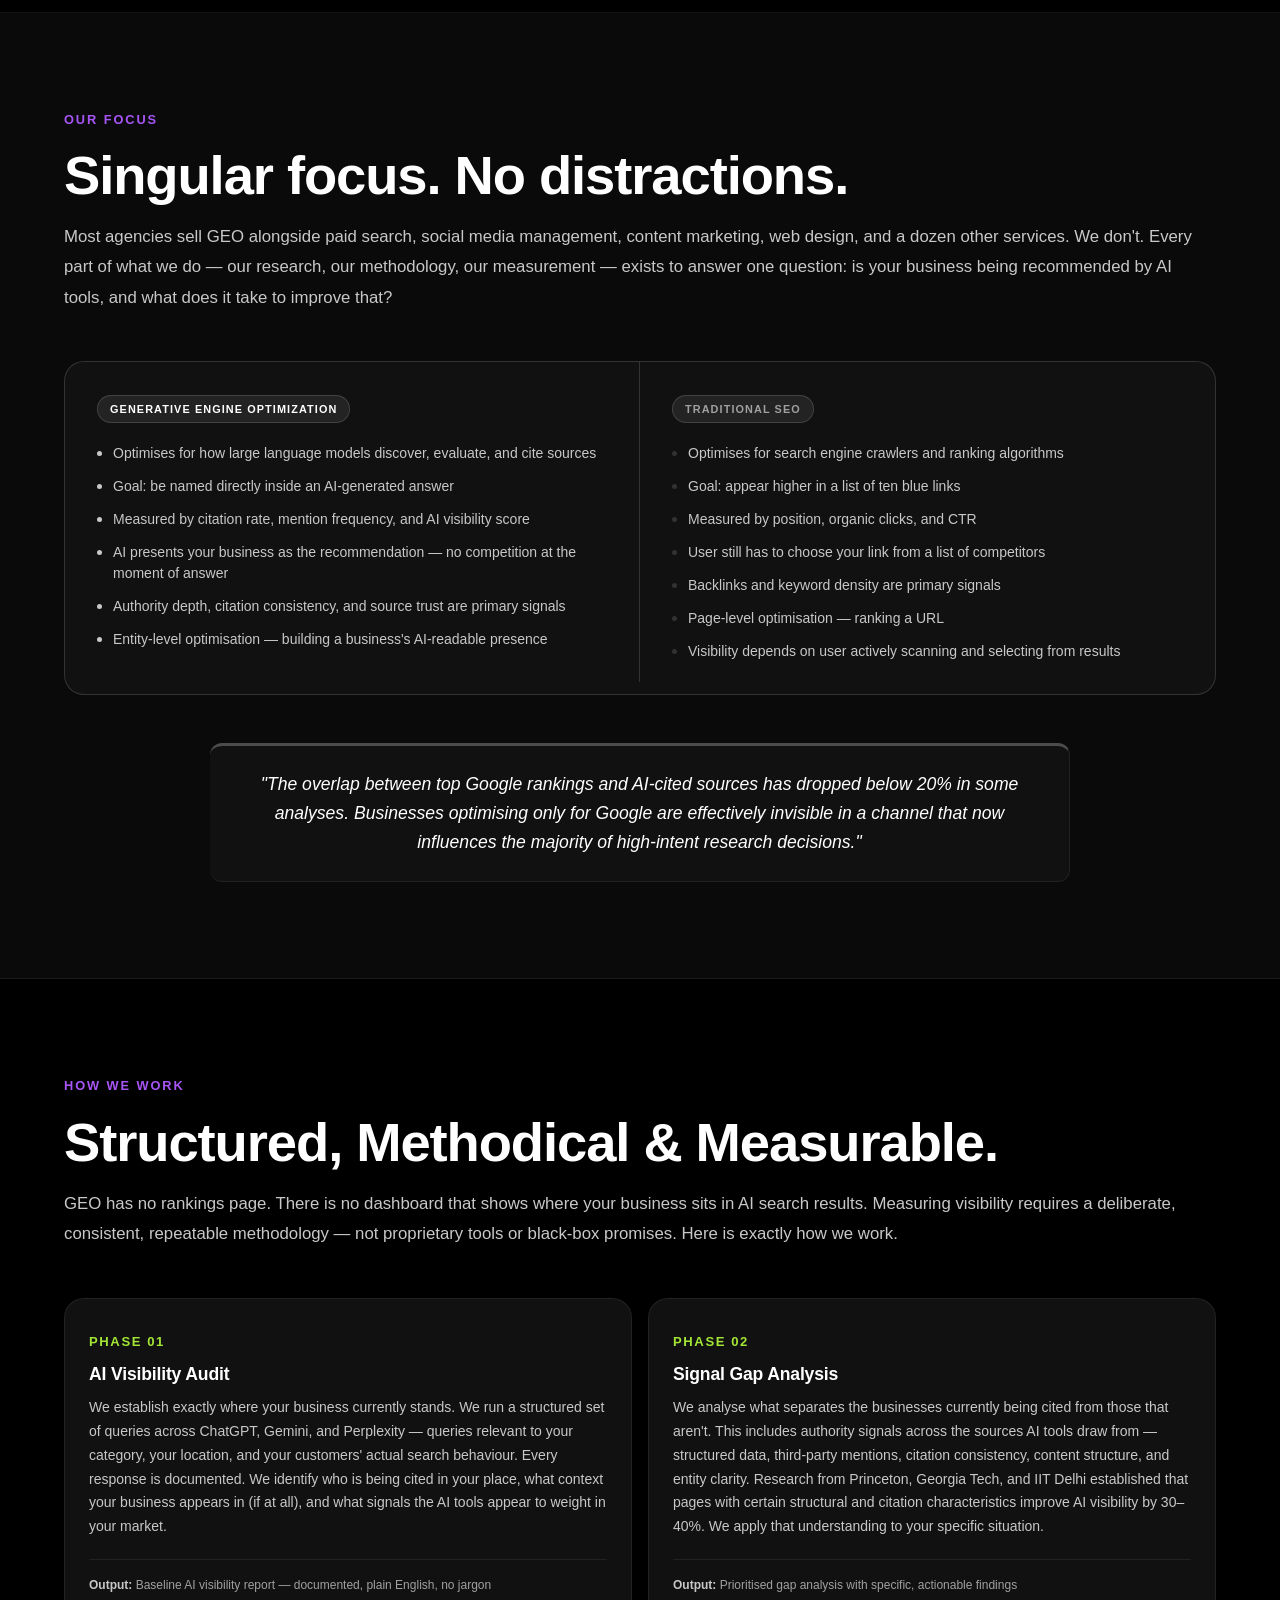
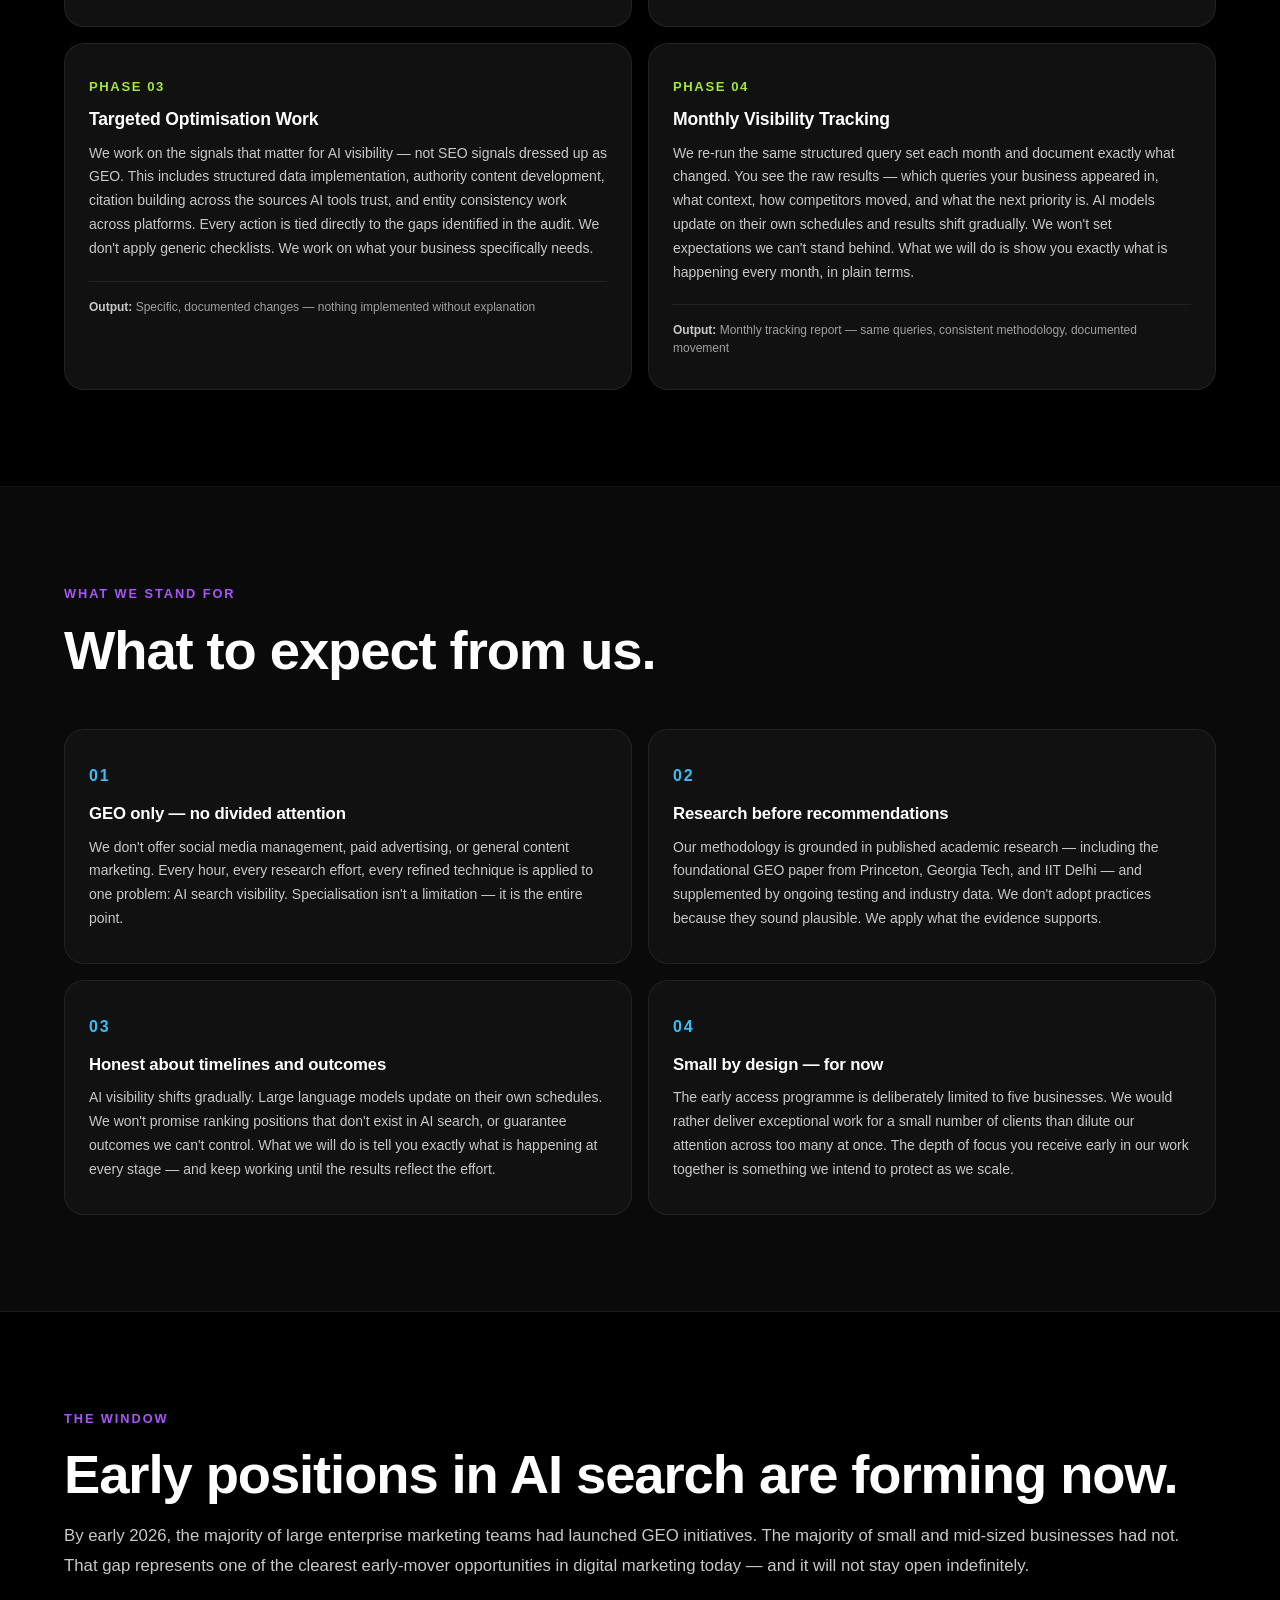
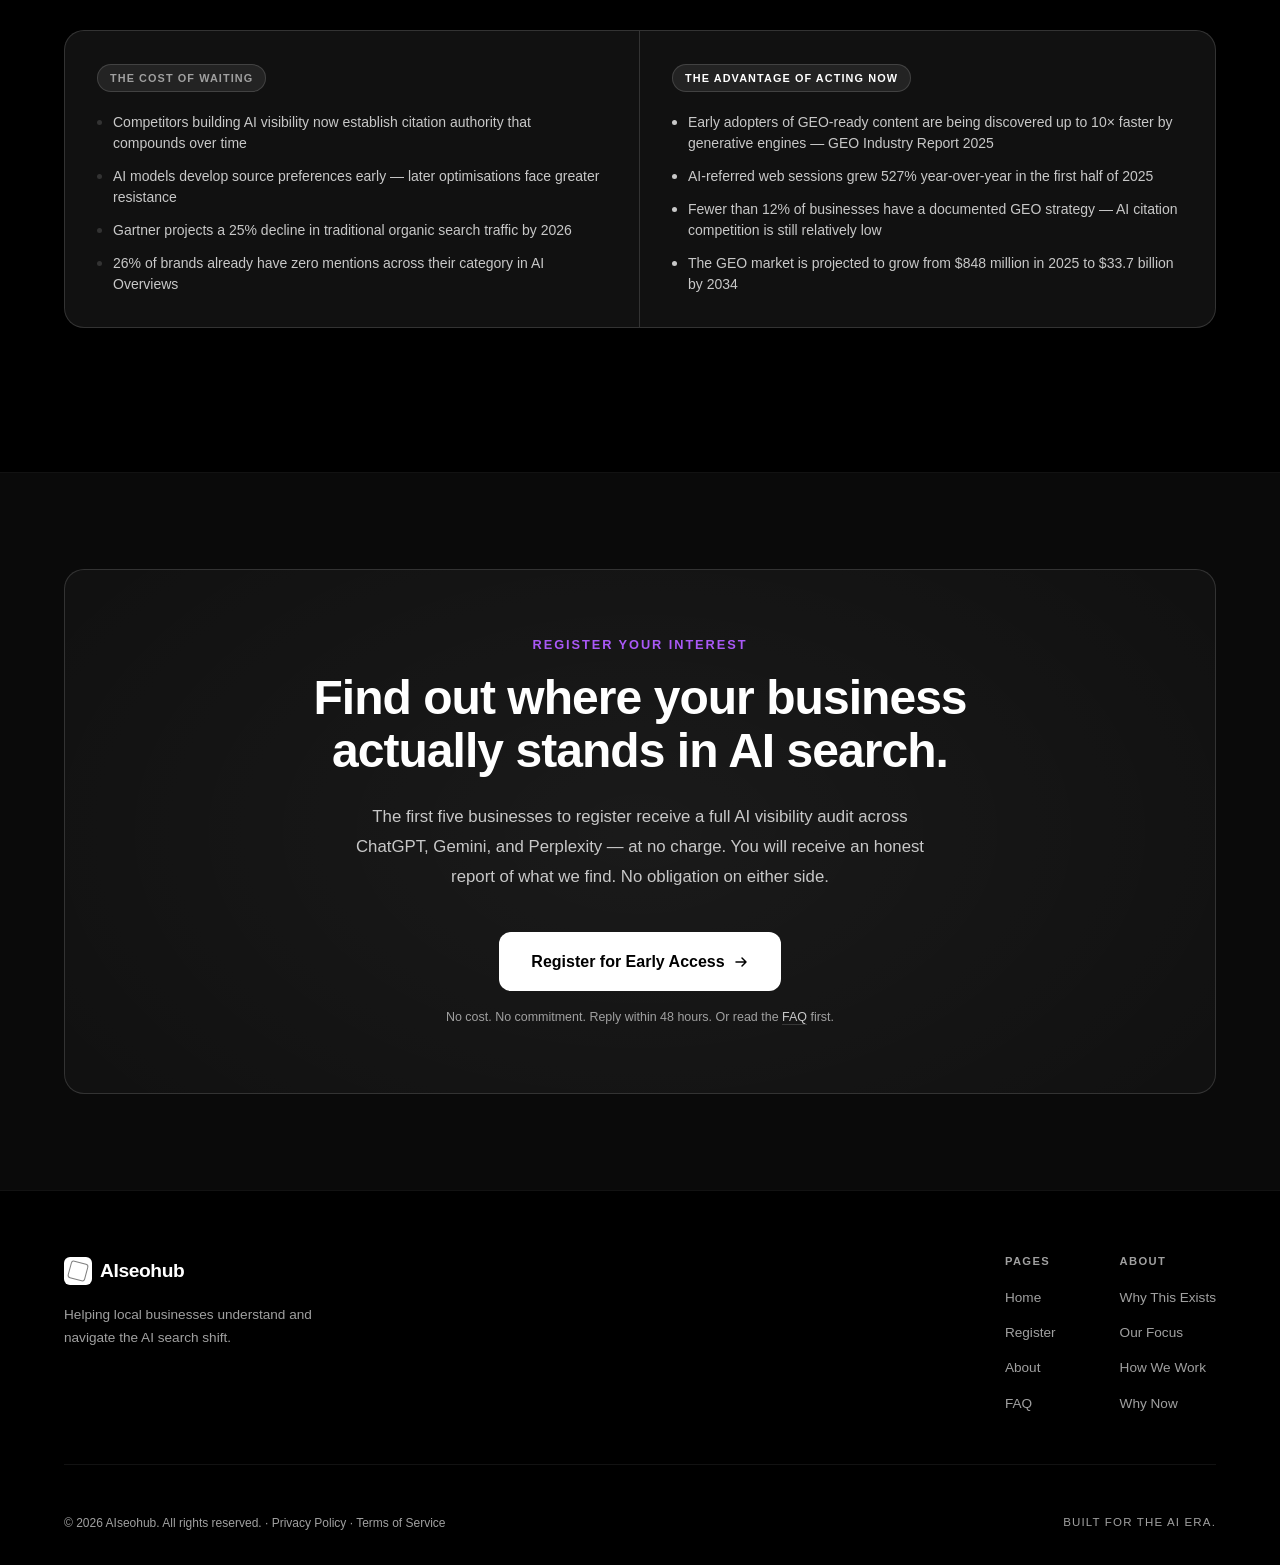
<file: about.html>
<!DOCTYPE html>
<html lang="en">
<head>
  <meta charset="UTF-8" />
  <meta name="viewport" content="width=device-width, initial-scale=1.0" />
  <title>About AIseohub — A Company Built Singularly for Generative Engine Optimization</title>
  <meta name="description" content="AIseohub exists to do one thing: help businesses become visible in AI-driven search. We focus exclusively on Generative Engine Optimization — the discipline that determines whether ChatGPT, Gemini, or Perplexity recommends your business." />
  <meta name="robots" content="index, follow" />
  <link rel="canonical" href="https://aiseohub.in/about.html" />
  <meta property="og:type"        content="website" />
  <meta property="og:url"         content="https://aiseohub.in/about.html" />
  <meta property="og:title"       content="About AIseohub — Built Exclusively for AI Search Visibility" />
  <meta property="og:description" content="AIseohub focuses on one discipline only: Generative Engine Optimization. Here is why we exist, how we work, and what that means for your business." />
  <script type="application/ld+json">{"@context":"https://schema.org","@type":"AboutPage","name":"About AIseohub","url":"https://aiseohub.in/about.html","description":"AIseohub is a Generative Engine Optimization company with a singular focus: helping local and regional businesses become visible in AI-driven search tools like ChatGPT, Gemini, and Perplexity.","mainEntity":{"@type":"Organization","name":"AIseohub","foundingDate":"2025","description":"A GEO-focused company built to help businesses understand and act on the rise of AI as a discovery and recommendation channel."}}</script>
  <link rel="stylesheet" href="styles.css" />
</head>
<body>
  <div id="pageTransition" aria-hidden="true"></div>

  <div class="urgency-bar" id="urgencyBar" role="alert" aria-live="polite">
    <div class="urgency-bar__inner">
      <span class="urgency-bar__dot" aria-hidden="true"></span>
      <span>Early access — first <strong><span id="spotsLeft">5</span> businesses</strong> get a free AI visibility audit.</span>
      <a href="prebook.html" class="urgency-bar__link">Register your interest →</a>
    </div>
    <button class="urgency-bar__close" id="closeUrgency" aria-label="Close announcement">✕</button>
  </div>

  <header class="site-header" id="siteHeader" role="banner">
    <div class="container">
      <a href="index.html" class="header__logo" aria-label="AIseohub home">
        <span class="logo__mark" aria-hidden="true"></span>
        <span class="logo__text">AIseohub</span>
      </a>
      <button class="nav__toggle" id="navToggle" aria-expanded="false" aria-controls="mainNav" aria-label="Toggle navigation">
        <span></span><span></span><span></span>
      </button>
      <nav class="header__nav" id="mainNav" role="navigation" aria-label="Main navigation">
        <ul class="nav__list">
          <li><a href="index.html"   class="nav__link">Home</a></li>
          <li><a href="about.html"   class="nav__link nav__link--active">About</a></li>
          <li><a href="faq.html"     class="nav__link">FAQ</a></li>
        </ul>
      </nav>
      <a href="prebook.html" class="btn btn--primary header__cta">Get Early Access</a>
    </div>
  </header>

  <main id="main-content">

    <!-- HERO -->
    <section class="about-hero" aria-labelledby="aboutHeroHeading">
      <div class="about-hero__bg" aria-hidden="true">
        <div class="hero__grid"></div>
        <div class="hero__glow hero__glow--1"></div>
        <div class="hero__glow hero__glow--2"></div>
      </div>
      <div class="container">
        <div class="about-hero__content">
          <span class="eyebrow reveal">About AIseohub</span>
          <h1 class="about-hero__headline reveal reveal--delay-1" id="aboutHeroHeading">
            We exist to do<br/>one thing well.
          </h1>
          <p class="about-hero__sub reveal reveal--delay-2">
            AIseohub is a Generative Engine Optimization company.<br/>
            It is not a general digital agency that added GEO to its service list, and neither an SEO firm that noticed a trend.<br/>
            Established as a company built from the ground up with a single purpose: Helping businesses become visible where their customers are increasingly looking — inside AI-generated answers.
          </p>
        </div>
      </div>
    </section>

    <!-- THE SHIFT -->
    <section class="about-origin" id="origin" aria-labelledby="originHeading">
      <div class="container">
        <span class="section-label reveal">Why This Exists</span>
        <h2 class="about-origin__headline reveal reveal--delay-1" id="originHeading">
          Search changed. Most businesses haven't noticed yet.
        </h2>
        <div class="about-origin__layout">
          <div class="about-origin__text">
            <div class="about-origin__body reveal reveal--delay-2">
              <p>
                ChatGPT now processes over 2.5 billion prompts every day. Gemini has surpassed 750 million monthly users. Perplexity has passed 780 million monthly queries. A significant and growing share of those queries are people asking AI tools to recommend specific businesses — doctors, accountants, architects, restaurants, consultants, tradespeople. And the AI answers by naming specific businesses. Not linking to a list. Naming them.
              </p>
              <p>
                The criteria for appearing in those answers are entirely different from Google's ranking signals. A business can hold the top position on Google for every relevant keyword and still be completely absent from AI recommendations. The overlap between top Google results and AI-cited sources has, in some analyses, dropped below 20%. These are now two distinct channels — and most businesses are only optimising for one.
              </p>
              <p>
                AIseohub was built to address this gap directly. We don't treat GEO as a bolt-on to conventional SEO practice. We treat it as its own discipline — one that requires its own methodology, its own measurement framework, and its own sustained focus. That is exactly what we provide.
              </p>
            </div>
          </div>

          <div class="about-origin__aside reveal reveal--delay-3">
            <div class="about-stat-stack">
              <div class="about-stat about-stat--accent reveal">
                <a href="https://www.frase.io/blog/what-is-generative-engine-optimization-geo" target="_blank" rel="noopener noreferrer" class="about-stat__link">
                  <div class="about-stat__num">527%</div>
                  <div class="about-stat__label">Year-over-year growth in AI-referred web sessions in the first half of 2025 — Previsible AI Traffic Report</div>
                </a>
              </div>
              <div class="about-stat reveal reveal--delay-1">
                <a href="https://megaoneai.com/blog/generative-engine-optimization-guide/" target="_blank" rel="noopener noreferrer" class="about-stat__link">
                  <div class="about-stat__num">&lt;12%</div>
                  <div class="about-stat__label">Of marketing teams have a documented GEO strategy — despite AI influencing over 40% of purchase-stage research decisions</div>
                </a>
              </div>
              <div class="about-stat reveal reveal--delay-2">
                <a href="https://www.tryprofound.com/resources/articles/generative-engine-optimization-geo-guide-2025" target="_blank" rel="noopener noreferrer" class="about-stat__link">
                  <div class="about-stat__num">2–7</div>
                  <div class="about-stat__label">Domains cited per AI response on average — versus Google's ten blue links. The window for AI citation is narrow.</div>
                </a>
              </div>
            </div>
          </div>
        </div>
      </div>
    </section>

    <!-- SINGULAR FOCUS -->
    <section class="about-geo" id="focus" aria-labelledby="focusHeading">
      <div class="container">
        <span class="section-label reveal">Our Focus</span>
        <h2 class="about-geo__headline reveal reveal--delay-1" id="focusHeading">
          Singular focus. No distractions.
        </h2>
        <p class="about-geo__intro reveal reveal--delay-2">
          Most agencies sell GEO alongside paid search, social media management, content marketing, web design, and a dozen other services. We don't. Every part of what we do — our research, our methodology, our measurement — exists to answer one question: is your business being recommended by AI tools, and what does it take to improve that?
        </p>

        <div class="geo-compare geo-compare--unified reveal reveal--delay-2">
          <div class="geo-compare__col geo-compare__col--geo">
            <div class="geo-compare__tag geo-compare__tag--geo">Generative Engine Optimization</div>
            <ul class="geo-compare__list">
              <li>Optimises for how large language models discover, evaluate, and cite sources</li>
              <li>Goal: be named directly inside an AI-generated answer</li>
              <li>Measured by citation rate, mention frequency, and AI visibility score</li>
              <li>AI presents your business as the recommendation — no competition at the moment of answer</li>
              <li>Authority depth, citation consistency, and source trust are primary signals</li>
              <li>Entity-level optimisation — building a business's AI-readable presence</li>
            </ul>
          </div>

          <div class="geo-compare__col">
            <div class="geo-compare__tag geo-compare__tag--seo">Traditional SEO</div>
            <ul class="geo-compare__list">
              <li>Optimises for search engine crawlers and ranking algorithms</li>
              <li>Goal: appear higher in a list of ten blue links</li>
              <li>Measured by position, organic clicks, and CTR</li>
              <li>User still has to choose your link from a list of competitors</li>
              <li>Backlinks and keyword density are primary signals</li>
              <li>Page-level optimisation — ranking a URL</li>
              <li>Visibility depends on user actively scanning and selecting from results</li>
            </ul>
          </div>
        </div>

        <blockquote class="about-geo__quote about-geo__quote--centered reveal">
          <p>"The overlap between top Google rankings and AI-cited sources has dropped below 20% in some analyses. Businesses optimising only for Google are effectively invisible in a channel that now influences the majority of high-intent research decisions."</p>
        </blockquote>
      </div>
    </section>

    <!-- METHODOLOGY -->
    <section class="about-method" id="methodology" aria-labelledby="methodHeading">
      <div class="container">
        <span class="section-label reveal">How We Work</span>
        <h2 class="about-method__headline reveal reveal--delay-1" id="methodHeading">
          Structured, Methodical &amp; Measurable.
        </h2>
        <p class="about-method__intro reveal reveal--delay-2">
          GEO has no rankings page. There is no dashboard that shows where your business sits in AI search results. Measuring visibility requires a deliberate, consistent, repeatable methodology — not proprietary tools or black-box promises. Here is exactly how we work.
        </p>

        <div class="method-steps">

          <div class="method-step reveal">
            <div class="method-step__phase">Phase 01</div>
            <h3 class="method-step__title">AI Visibility Audit</h3>
            <p class="method-step__body">
              We establish exactly where your business currently stands. We run a structured set of queries across ChatGPT, Gemini, and Perplexity — queries relevant to your category, your location, and your customers' actual search behaviour. Every response is documented. We identify who is being cited in your place, what context your business appears in (if at all), and what signals the AI tools appear to weight in your market.
            </p>
            <div class="method-step__output">
              <span>Output:</span> Baseline AI visibility report — documented, plain English, no jargon
            </div>
          </div>

          <div class="method-step reveal reveal--delay-1">
            <div class="method-step__phase">Phase 02</div>
            <h3 class="method-step__title">Signal Gap Analysis</h3>
            <p class="method-step__body">
              We analyse what separates the businesses currently being cited from those that aren't. This includes authority signals across the sources AI tools draw from — structured data, third-party mentions, citation consistency, content structure, and entity clarity. Research from Princeton, Georgia Tech, and IIT Delhi established that pages with certain structural and citation characteristics improve AI visibility by 30–40%. We apply that understanding to your specific situation.
            </p>
            <div class="method-step__output">
              <span>Output:</span> Prioritised gap analysis with specific, actionable findings
            </div>
          </div>

          <div class="method-step reveal">
            <div class="method-step__phase">Phase 03</div>
            <h3 class="method-step__title">Targeted Optimisation Work</h3>
            <p class="method-step__body">
              We work on the signals that matter for AI visibility — not SEO signals dressed up as GEO. This includes structured data implementation, authority content development, citation building across the sources AI tools trust, and entity consistency work across platforms. Every action is tied directly to the gaps identified in the audit. We don't apply generic checklists. We work on what your business specifically needs.
            </p>
            <div class="method-step__output">
              <span>Output:</span> Specific, documented changes — nothing implemented without explanation
            </div>
          </div>

          <div class="method-step reveal reveal--delay-1">
            <div class="method-step__phase">Phase 04</div>
            <h3 class="method-step__title">Monthly Visibility Tracking</h3>
            <p class="method-step__body">
              We re-run the same structured query set each month and document exactly what changed. You see the raw results — which queries your business appeared in, what context, how competitors moved, and what the next priority is. AI models update on their own schedules and results shift gradually. We won't set expectations we can't stand behind. What we will do is show you exactly what is happening every month, in plain terms.
            </p>
            <div class="method-step__output">
              <span>Output:</span> Monthly tracking report — same queries, consistent methodology, documented movement
            </div>
          </div>

        </div>
      </div>
    </section>

    <!-- VALUES -->
    <section class="about-values" id="values" aria-labelledby="valuesHeading">
      <div class="container">
        <span class="section-label reveal">What We Stand For</span>
        <h2 class="about-values__headline reveal reveal--delay-1" id="valuesHeading">
          What to expect from us.
        </h2>

        <div class="values-grid">
          <div class="value-card reveal">
            <div class="value-card__num" aria-hidden="true">01</div>
            <h3 class="value-card__title">GEO only — no divided attention</h3>
            <p class="value-card__body">
              We don't offer social media management, paid advertising, or general content marketing. Every hour, every research effort, every refined technique is applied to one problem: AI search visibility. Specialisation isn't a limitation — it is the entire point.
            </p>
          </div>

          <div class="value-card reveal reveal--delay-1">
            <div class="value-card__num" aria-hidden="true">02</div>
            <h3 class="value-card__title">Research before recommendations</h3>
            <p class="value-card__body">
              Our methodology is grounded in published academic research — including the foundational GEO paper from Princeton, Georgia Tech, and IIT Delhi — and supplemented by ongoing testing and industry data. We don't adopt practices because they sound plausible. We apply what the evidence supports.
            </p>
          </div>

          <div class="value-card reveal reveal--delay-2">
            <div class="value-card__num" aria-hidden="true">03</div>
            <h3 class="value-card__title">Honest about timelines and outcomes</h3>
            <p class="value-card__body">
              AI visibility shifts gradually. Large language models update on their own schedules. We won't promise ranking positions that don't exist in AI search, or guarantee outcomes we can't control. What we will do is tell you exactly what is happening at every stage — and keep working until the results reflect the effort.
            </p>
          </div>

          <div class="value-card reveal reveal--delay-3">
            <div class="value-card__num" aria-hidden="true">04</div>
            <h3 class="value-card__title">Small by design — for now</h3>
            <p class="value-card__body">
              The early access programme is deliberately limited to five businesses. We would rather deliver exceptional work for a small number of clients than dilute our attention across too many at once. The depth of focus you receive early in our work together is something we intend to protect as we scale.
            </p>
          </div>
        </div>
      </div>
    </section>

    <!-- WHY NOW -->
    <section class="about-geo" id="why-now" aria-labelledby="whyNowHeading" style="background: var(--bg);">
      <div class="container">
        <span class="section-label reveal">The Window</span>
        <h2 class="about-geo__headline reveal reveal--delay-1" id="whyNowHeading">
          Early positions in AI search are forming now.
        </h2>
        <p class="about-geo__intro reveal reveal--delay-2">
          By early 2026, the majority of large enterprise marketing teams had launched GEO initiatives. The majority of small and mid-sized businesses had not. That gap represents one of the clearest early-mover opportunities in digital marketing today — and it will not stay open indefinitely.
        </p>
        <div class="geo-compare geo-compare--unified reveal reveal--delay-2">
          <div class="geo-compare__col">
            <div class="geo-compare__tag geo-compare__tag--seo">The cost of waiting</div>
            <ul class="geo-compare__list">
              <li>Competitors building AI visibility now establish citation authority that compounds over time</li>
              <li>AI models develop source preferences early — later optimisations face greater resistance</li>
              <li>Gartner projects a 25% decline in traditional organic search traffic by 2026</li>
              <li>26% of brands already have zero mentions across their category in AI Overviews</li>
            </ul>
          </div>
          <div class="geo-compare__col geo-compare__col--geo">
            <div class="geo-compare__tag geo-compare__tag--geo">The advantage of acting now</div>
            <ul class="geo-compare__list">
              <li>Early adopters of GEO-ready content are being discovered up to 10× faster by generative engines — GEO Industry Report 2025</li>
              <li>AI-referred web sessions grew 527% year-over-year in the first half of 2025</li>
              <li>Fewer than 12% of businesses have a documented GEO strategy — AI citation competition is still relatively low</li>
              <li>The GEO market is projected to grow from $848 million in 2025 to $33.7 billion by 2034</li>
            </ul>
          </div>
        </div>
      </div>
    </section>

    <!-- CTA -->
    <section class="final-cta" aria-labelledby="aboutCtaHeading">
      <div class="container">
        <div class="final-cta__inner reveal">
          <div class="final-cta__bg" aria-hidden="true"></div>
          <span class="section-label">Register your interest</span>
          <h2 class="final-cta__headline" id="aboutCtaHeading">
            Find out where your business<br/>actually stands in AI search.
          </h2>
          <p class="final-cta__sub">
            The first five businesses to register receive a full AI visibility audit across ChatGPT, Gemini, and Perplexity — at no charge. You will receive an honest report of what we find. No obligation on either side.
          </p>
          <a href="prebook.html" class="btn btn--primary btn--large">
            Register for Early Access
            <svg width="16" height="16" viewBox="0 0 16 16" fill="none" aria-hidden="true">
              <path d="M3 8H13M13 8L9 4M13 8L9 12" stroke="currentColor" stroke-width="1.5" stroke-linecap="round" stroke-linejoin="round"/>
            </svg>
          </a>
          <p class="final-cta__micro">
            No cost. No commitment. Reply within 48 hours. Or read the <a href="faq.html" class="about-inline-link">FAQ</a> first.
          </p>
        </div>
      </div>
    </section>

  </main>

  <footer class="site-footer" role="contentinfo">
    <div class="container">
      <div class="footer__top">
        <div class="footer__brand">
          <a href="index.html" class="header__logo" aria-label="AIseohub home">
            <span class="logo__mark" aria-hidden="true"></span>
            <span class="logo__text">AIseohub</span>
          </a>
          <p>Helping local businesses understand and navigate the AI search shift.</p>
        </div>
        <nav class="footer__nav" aria-label="Footer navigation">
          <div class="footer__nav-col">
            <h3>Pages</h3>
            <ul>
              <li><a href="index.html">Home</a></li>
              <li><a href="prebook.html">Register</a></li>
              <li><a href="about.html">About</a></li>
              <li><a href="faq.html">FAQ</a></li>
            </ul>
          </div>
          <div class="footer__nav-col">
            <h3>About</h3>
            <ul>
              <li><a href="#origin">Why This Exists</a></li>
              <li><a href="#focus">Our Focus</a></li>
              <li><a href="#methodology">How We Work</a></li>
              <li><a href="#why-now">Why Now</a></li>
            </ul>
          </div>
        </nav>
      </div>
      <div class="footer__bottom">
        <p class="footer__legal">© <span id="year"></span> AIseohub. All rights reserved. · <a href="#">Privacy Policy</a> · <a href="#">Terms of Service</a></p>
        <p class="footer__tagline">Built for the AI era.</p>
      </div>
    </div>
  </footer>

  <script src="main.js"></script>
</body>
</html>
</file>
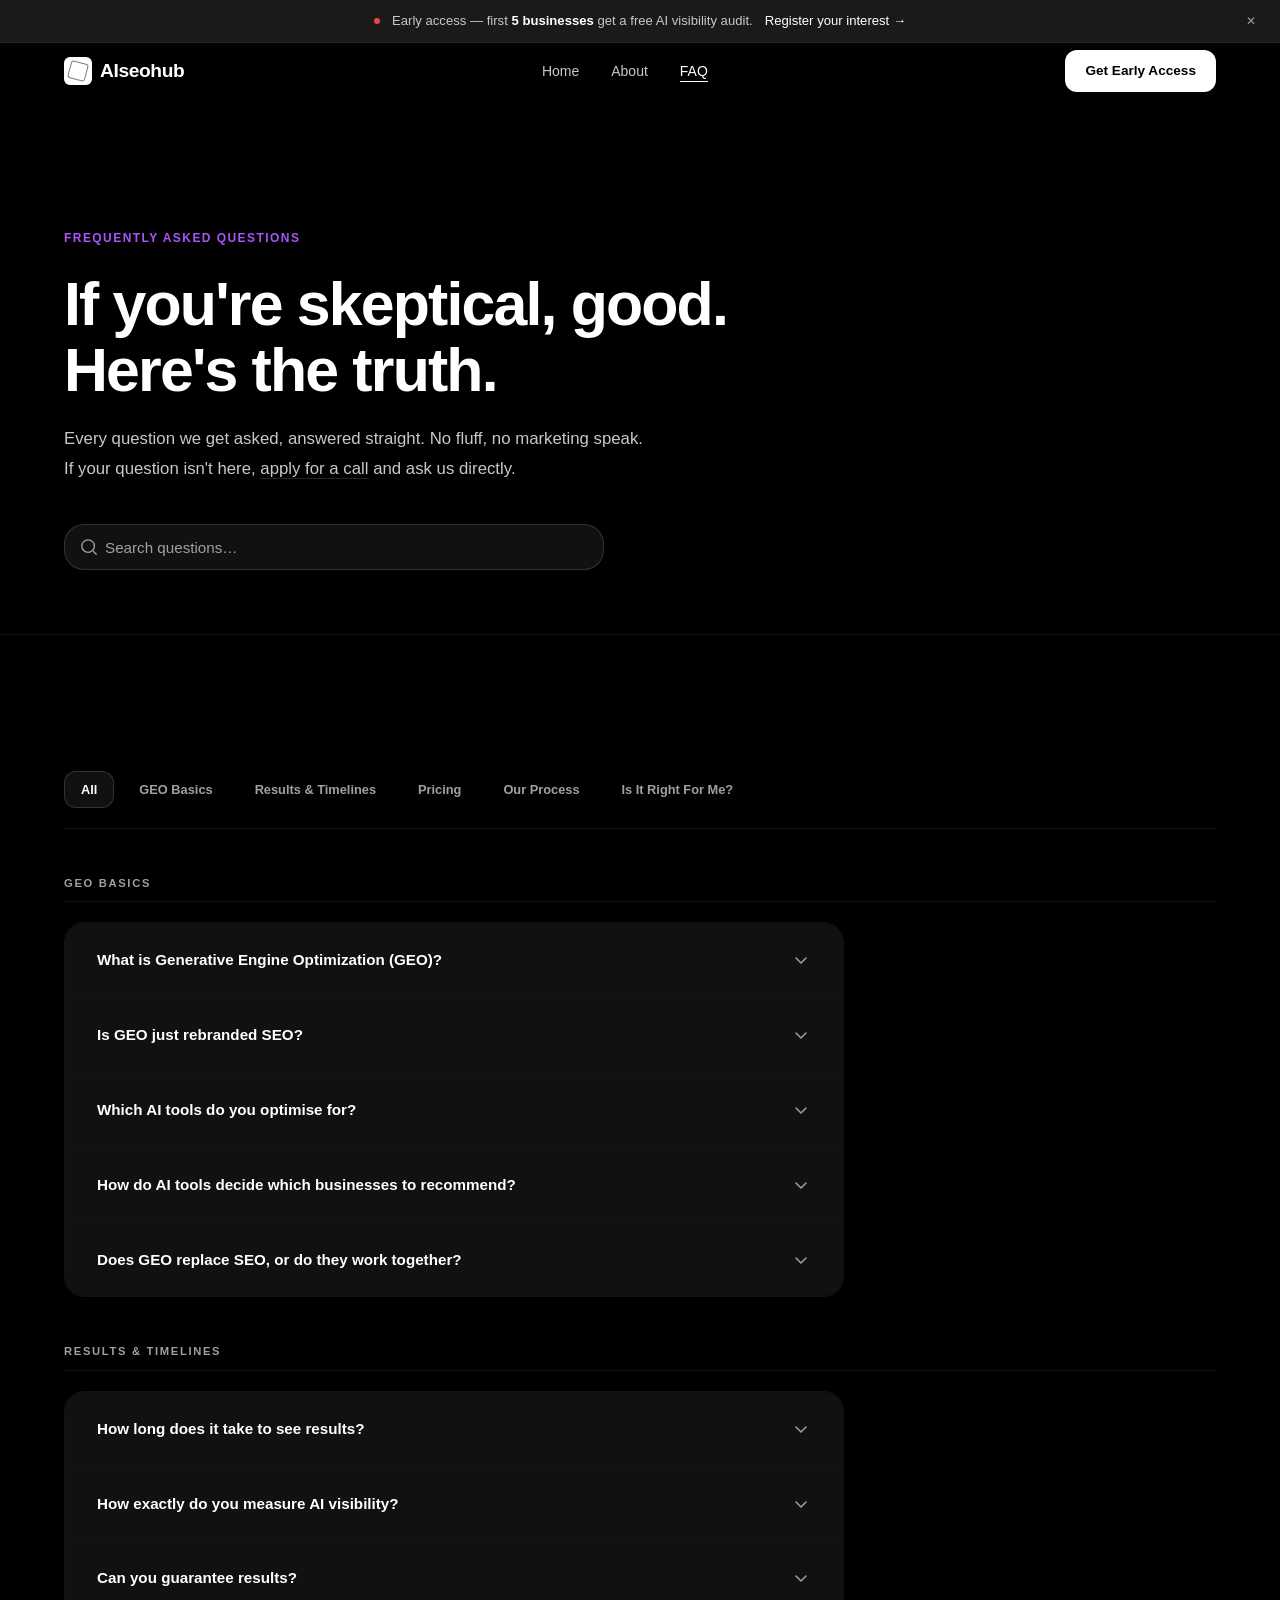
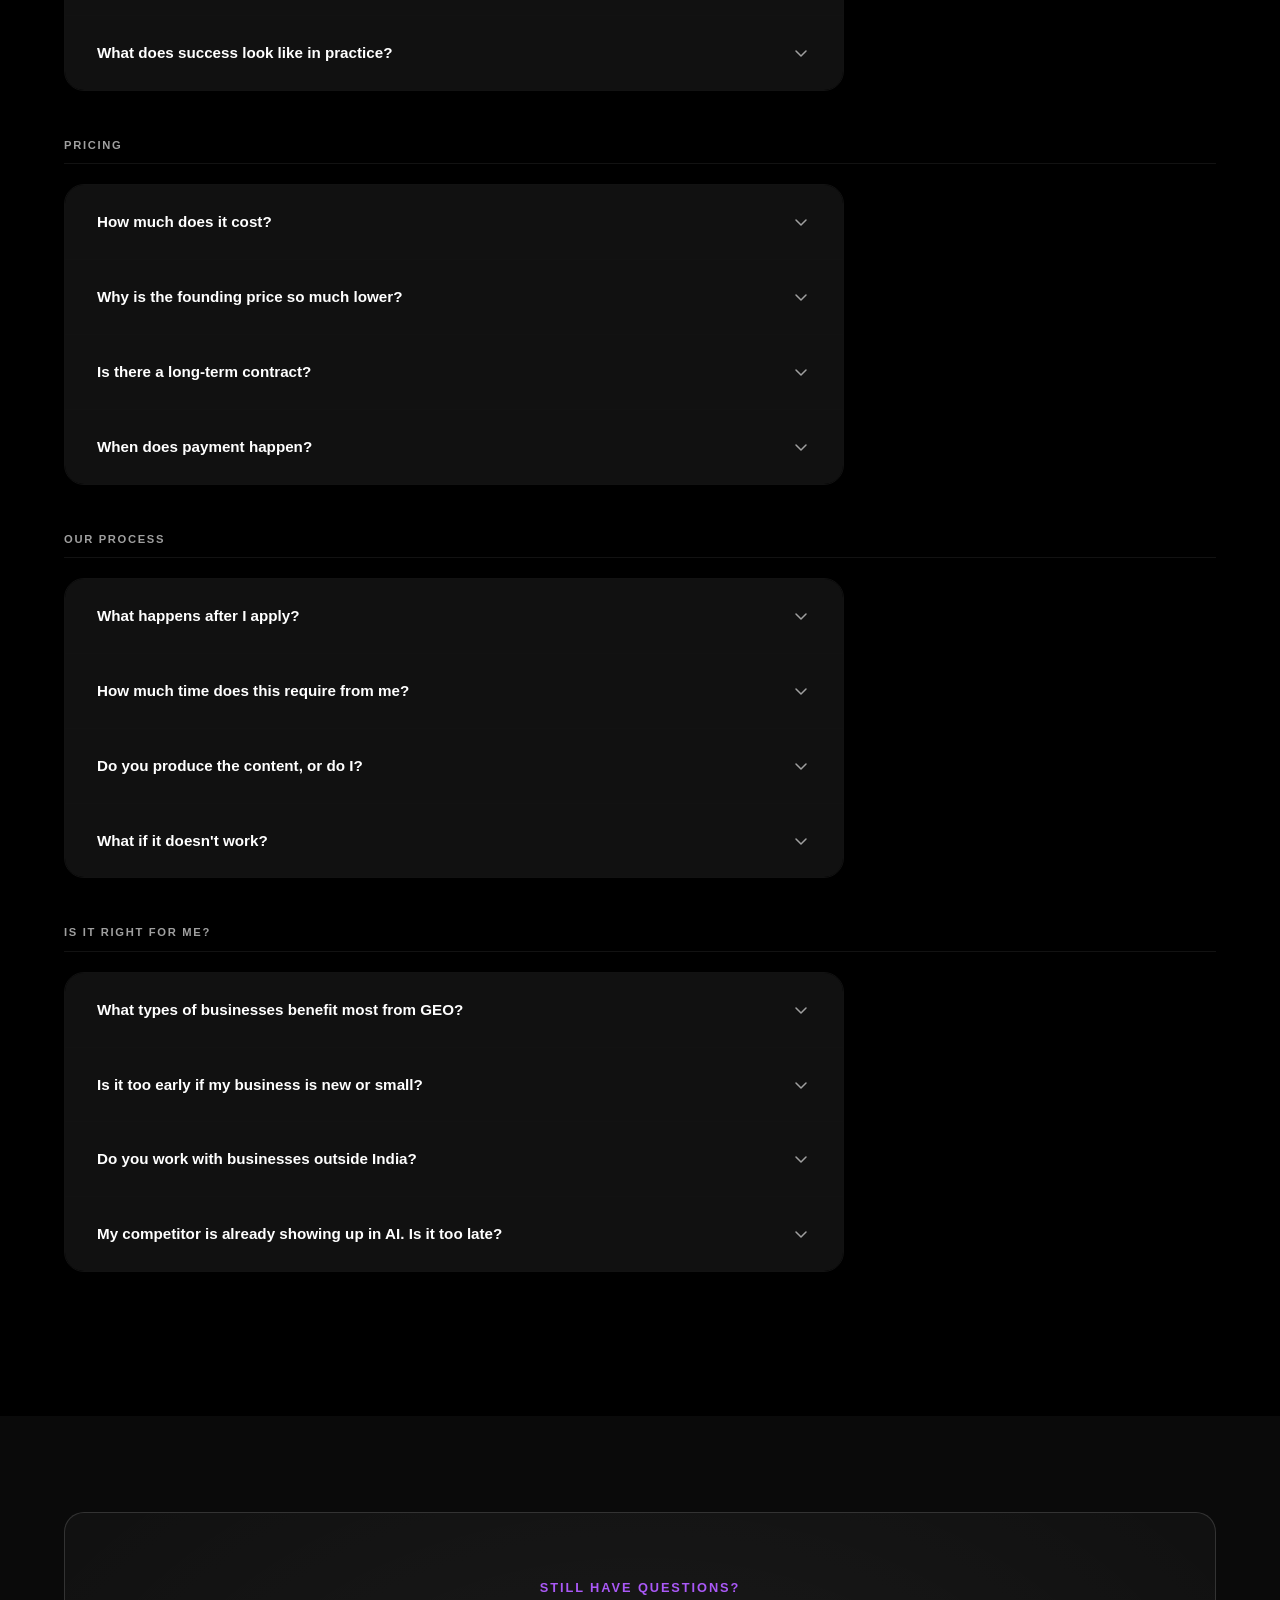
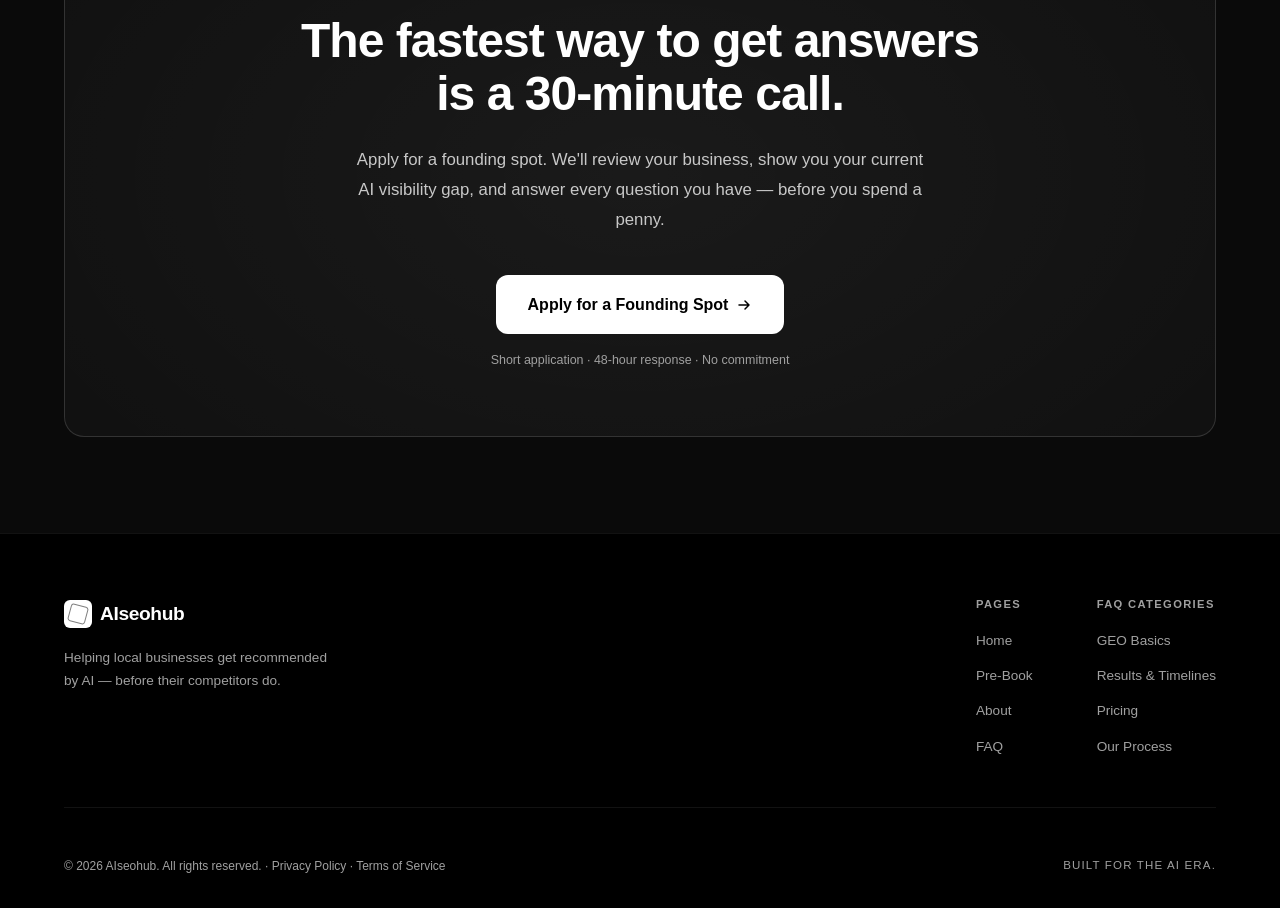
<file: faq.html>
<!DOCTYPE html>
<html lang="en">
<head>
  <meta charset="UTF-8" />
  <meta name="viewport" content="width=device-width, initial-scale=1.0" />
  <title>FAQ — Everything You Need to Know About GEO | AIseohub</title>
  <meta name="description" content="Everything you need to know about Generative Engine Optimization, how AIseohub works, pricing, timelines, and what to expect. All your questions, answered honestly." />
  <meta name="robots" content="index, follow" />
  <link rel="canonical" href="https://aiseohub.in/faq.html" />

  <meta property="og:type"        content="website" />
  <meta property="og:url"         content="https://aiseohub.in/faq.html" />
  <meta property="og:title"       content="FAQ — Everything You Need to Know About GEO | AIseohub" />
  <meta property="og:description" content="All your GEO and AIseohub questions answered honestly — no fluff." />

  <script type="application/ld+json">
  {
    "@context": "https://schema.org",
    "@type": "FAQPage",
    "mainEntity": [
      {
        "@type": "Question",
        "name": "What is Generative Engine Optimization (GEO)?",
        "acceptedAnswer": { "@type": "Answer", "text": "GEO is the discipline of optimising your business to be cited and recommended by AI tools like ChatGPT, Gemini, and Perplexity. Unlike traditional SEO which ranks pages, GEO makes your business the one AI tools name when users ask relevant questions." }
      },
      {
        "@type": "Question",
        "name": "Is GEO the same as SEO?",
        "acceptedAnswer": { "@type": "Answer", "text": "No. Traditional SEO optimises for search engine crawlers that rank pages. GEO optimises for large language models that synthesise answers and recommend businesses by name. The signals, content formats, and metrics are fundamentally different." }
      },
      {
        "@type": "Question",
        "name": "How long does GEO take to show results?",
        "acceptedAnswer": { "@type": "Answer", "text": "Typically 60–90 days for measurable movement in AI mention frequency. Full category authority usually takes 6 months. GEO is an infrastructure investment, not a quick-fix campaign." }
      },
      {
        "@type": "Question",
        "name": "How much does AIseohub cost?",
        "acceptedAnswer": { "@type": "Answer", "text": "Early accesss pay , locked for 12 months —  the standard  rate. Only 5 early access spots exist. After launch, standard pricing applies." }
      },
      {
        "@type": "Question",
        "name": "How do you measure AI search results?",
        "acceptedAnswer": { "@type": "Answer", "text": "We run structured query testing — asking AI tools hundreds of relevant questions in your market monthly, then tracking how often your business appears, in what context, and against which competitors. You get a plain-English report each month." }
      },
      {
        "@type": "Question",
        "name": "What kinds of businesses benefit from GEO?",
        "acceptedAnswer": { "@type": "Answer", "text": "Any local or regional business where customers research before buying. Professional services, clinics, agencies, contractors, restaurants, and retail all benefit. If people in your city are asking AI tools questions you should be answering, GEO is relevant." }
      }
    ]
  }
  </script>

  <link rel="stylesheet" href="styles.css" />
</head>

<body>

  <!-- ── URGENCY BAR ─────────────────────────── -->
    <div class="urgency-bar" id="urgencyBar" role="alert" aria-live="polite">
    <div class="urgency-bar__inner">
      <span class="urgency-bar__dot" aria-hidden="true"></span>
      <span>Early access — first <strong><span id="spotsLeft">5</span> businesses</strong> get a free AI visibility audit.</span>
      <a href="prebook.html" class="urgency-bar__link">Register your interest →</a>
    </div>
    <button class="urgency-bar__close" id="closeUrgency" aria-label="Close announcement">✕</button>
  </div>

  <!-- ── HEADER ─────────────────────────────── -->
    <header class="site-header" id="siteHeader" role="banner">
    <div class="container">
      <a href="index.html" class="header__logo" aria-label="AIseohub home">
        <span class="logo__mark" aria-hidden="true"></span>
        <span class="logo__text">AIseohub</span>
      </a>
      <button class="nav__toggle" id="navToggle" aria-expanded="false" aria-controls="mainNav" aria-label="Toggle navigation">
        <span></span><span></span><span></span>
      </button>
      <nav class="header__nav" id="mainNav" role="navigation" aria-label="Main navigation">
        <ul class="nav__list">
          <li><a href="index.html"   class="nav__link">Home</a></li>
          <li><a href="about.html"   class="nav__link">About</a></li>
          <li><a href="faq.html"     class="nav__link nav__link--active">FAQ</a></li>
        </ul>
      </nav>
      <a href="prebook.html" class="btn btn--primary header__cta">Get Early Access</a>
    </div>
  </header>

  <main id="main-content">

    <!-- ── FAQ HERO ───────────────────────────── -->
    <section class="faq-hero" aria-labelledby="faqPageHeading">
      <div class="container">
        <span class="eyebrow reveal">Frequently Asked Questions</span>
        <h1 class="faq-hero__headline reveal reveal--delay-1" id="faqPageHeading">
          If you're skeptical, good.<br/>Here's the truth.
        </h1>
        <p class="faq-hero__sub reveal reveal--delay-2">
          Every question we get asked, answered straight. No fluff, no marketing speak.
          If your question isn't here, <a href="prebook.html" class="about-inline-link">apply for a call</a> and ask us directly.
        </p>

        <!-- Search -->
        <div class="faq-search reveal reveal--delay-3" role="search">
          <svg class="faq-search__icon" width="18" height="18" viewBox="0 0 20 20"
               fill="none" aria-hidden="true">
            <circle cx="9" cy="9" r="7" stroke="currentColor" stroke-width="1.5"/>
            <path d="M15 15l3 3" stroke="currentColor" stroke-width="1.5" stroke-linecap="round"/>
          </svg>
          <input type="search" id="faqSearch" class="faq-search__input"
                 placeholder="Search questions…" aria-label="Search frequently asked questions" />
          <button class="faq-search__clear" id="faqSearchClear" aria-label="Clear search" hidden>✕</button>
        </div>
      </div>
    </section>

    <!-- ── FAQ BODY ───────────────────────────── -->
    <section class="faq-body" aria-labelledby="faqPageHeading">
      <div class="container">

        <!-- Category tabs -->
        <div class="faq-tabs" role="tablist" aria-label="FAQ categories" id="faqTabs">
          <button class="faq-tab is-active" role="tab" aria-selected="true"
                  data-category="all">All</button>
          <button class="faq-tab" role="tab" aria-selected="false"
                  data-category="basics">GEO Basics</button>
          <button class="faq-tab" role="tab" aria-selected="false"
                  data-category="results">Results &amp; Timelines</button>
          <button class="faq-tab" role="tab" aria-selected="false"
                  data-category="pricing">Pricing</button>
          <button class="faq-tab" role="tab" aria-selected="false"
                  data-category="process">Our Process</button>
          <button class="faq-tab" role="tab" aria-selected="false"
                  data-category="fit">Is It Right For Me?</button>
        </div>

        <!-- No results message -->
        <div class="faq-no-results" id="faqNoResults" hidden aria-live="polite">
          <p>No questions match "<span id="faqSearchTerm"></span>".</p>
          <p>Try different keywords, or <a href="prebook.html" class="about-inline-link">ask us directly →</a></p>
        </div>

        <!-- ── GEO BASICS ─────────────────────── -->
        <div class="faq-group" data-category="basics" id="group-basics">
          <h2 class="faq-group__title">GEO Basics</h2>
          <div class="faq__list">

            <div class="faq__item" data-question="What is Generative Engine Optimization GEO">
              <button class="faq__question" aria-expanded="false" aria-controls="faq-b1">
                What is Generative Engine Optimization (GEO)?
                <svg class="faq__icon" width="20" height="20" viewBox="0 0 20 20" fill="none" aria-hidden="true">
                  <path d="M5 8l5 5 5-5" stroke="currentColor" stroke-width="1.5" stroke-linecap="round" stroke-linejoin="round"/>
                </svg>
              </button>
              <div class="faq__answer" id="faq-b1">
                <p>GEO is the discipline of optimising your business so that AI tools like ChatGPT, Gemini, and Perplexity cite and recommend you when users ask relevant questions. Unlike traditional SEO — which helps your pages rank in a list of results — GEO makes your business the answer that AI gives directly, by name.</p>
              </div>
            </div>

            <div class="faq__item" data-question="Is GEO the same as SEO different rebranded">
              <button class="faq__question" aria-expanded="false" aria-controls="faq-b2">
                Is GEO just rebranded SEO?
                <svg class="faq__icon" width="20" height="20" viewBox="0 0 20 20" fill="none" aria-hidden="true">
                  <path d="M5 8l5 5 5-5" stroke="currentColor" stroke-width="1.5" stroke-linecap="round" stroke-linejoin="round"/>
                </svg>
              </button>
              <div class="faq__answer" id="faq-b2">
                <p>No — and this is worth being precise about. Traditional SEO optimises for crawlers that index and rank web pages based on relevance signals. GEO optimises for large language models that synthesise information and recommend businesses based on trust, authority depth, and citation consistency across sources.</p>
                <p>There's overlap — strong SEO foundation helps GEO — but the specific signals, content formats, and platforms that matter are different. A business could rank #1 on Google and still be completely invisible in AI answers. We've seen it repeatedly.</p>
              </div>
            </div>

            <div class="faq__item" data-question="Which AI tools platforms ChatGPT Gemini Perplexity do you optimise for">
              <button class="faq__question" aria-expanded="false" aria-controls="faq-b3">
                Which AI tools do you optimise for?
                <svg class="faq__icon" width="20" height="20" viewBox="0 0 20 20" fill="none" aria-hidden="true">
                  <path d="M5 8l5 5 5-5" stroke="currentColor" stroke-width="1.5" stroke-linecap="round" stroke-linejoin="round"/>
                </svg>
              </button>
              <div class="faq__answer" id="faq-b3">
                <p>Our primary focus is ChatGPT, Google Gemini, and Perplexity — the three tools with the highest local search query volume. We also monitor Microsoft Copilot as it expands.</p>
                <p>The good news: the underlying signals that make you visible in one AI tool tend to carry across all of them. Building genuine category authority is not platform-specific — it compounds across the whole AI search ecosystem.</p>
              </div>
            </div>

            <div class="faq__item" data-question="How do AI tools decide which businesses to recommend local search">
              <button class="faq__question" aria-expanded="false" aria-controls="faq-b4">
                How do AI tools decide which businesses to recommend?
                <svg class="faq__icon" width="20" height="20" viewBox="0 0 20 20" fill="none" aria-hidden="true">
                  <path d="M5 8l5 5 5-5" stroke="currentColor" stroke-width="1.5" stroke-linecap="round" stroke-linejoin="round"/>
                </svg>
              </button>
              <div class="faq__answer" id="faq-b4">
                <p>AI language models are trained on vast datasets and then updated with web data retrieval. When recommending a business, they weight several factors: how often a business is mentioned across trusted sources, the depth and consistency of information available about them, third-party endorsements and citations from credible platforms, and whether that information is structured in a way the model can parse and verify.</p>
                <p>Businesses that appear frequently, consistently, and authoritatively across the sources AI models trust get recommended. Businesses without that depth — regardless of how good they actually are — simply don't appear.</p>
              </div>
            </div>

            <div class="faq__item" data-question="Does GEO replace or work with SEO existing agency">
              <button class="faq__question" aria-expanded="false" aria-controls="faq-b5">
                Does GEO replace SEO, or do they work together?
                <svg class="faq__icon" width="20" height="20" viewBox="0 0 20 20" fill="none" aria-hidden="true">
                  <path d="M5 8l5 5 5-5" stroke="currentColor" stroke-width="1.5" stroke-linecap="round" stroke-linejoin="round"/>
                </svg>
              </button>
              <div class="faq__answer" id="faq-b5">
                <p>They're complementary. GEO doesn't replace SEO — and we'd never recommend abandoning a working SEO strategy. We work alongside your existing team or agency without disrupting what they're doing.</p>
                <p>In fact, many of the content infrastructure improvements we make for GEO purposes tend to strengthen traditional SEO performance as a side effect. It's genuinely additive in most cases.</p>
              </div>
            </div>

          </div>
        </div>

        <!-- ── RESULTS & TIMELINES ────────────── -->
        <div class="faq-group" data-category="results" id="group-results">
          <h2 class="faq-group__title">Results &amp; Timelines</h2>
          <div class="faq__list">

            <div class="faq__item" data-question="How long does GEO take to work results timeline">
              <button class="faq__question" aria-expanded="false" aria-controls="faq-r1">
                How long does it take to see results?
                <svg class="faq__icon" width="20" height="20" viewBox="0 0 20 20" fill="none" aria-hidden="true">
                  <path d="M5 8l5 5 5-5" stroke="currentColor" stroke-width="1.5" stroke-linecap="round" stroke-linejoin="round"/>
                </svg>
              </button>
              <div class="faq__answer" id="faq-r1">
                <p>Typically 60–90 days for measurable movement in AI mention frequency — meaning your brand starts appearing in AI responses for queries it didn't appear in before. Full category authority, where you're consistently recommended across a broad set of relevant queries, usually takes around 6 months.</p>
                <p>We'll set specific baseline metrics at the start of the engagement so you always have a clear before/after picture. We don't deal in vague "brand awareness" outcomes.</p>
              </div>
            </div>

            <div class="faq__item" data-question="How do you measure track AI search results rankings mentions">
              <button class="faq__question" aria-expanded="false" aria-controls="faq-r2">
                How exactly do you measure AI visibility?
                <svg class="faq__icon" width="20" height="20" viewBox="0 0 20 20" fill="none" aria-hidden="true">
                  <path d="M5 8l5 5 5-5" stroke="currentColor" stroke-width="1.5" stroke-linecap="round" stroke-linejoin="round"/>
                </svg>
              </button>
              <div class="faq__answer" id="faq-r2">
                <p>We use structured query testing — a repeatable monthly framework where we ask ChatGPT, Gemini, and Perplexity hundreds of queries relevant to your category and location, then log every response. We track: how often your brand appears, the specific context it appears in (recommended, mentioned, cited), which queries you're winning vs. competitors, and movement over time.</p>
                <p>You receive a plain-English monthly report. No jargon, no spreadsheets you can't interpret. Just clear movement data and what we're doing about it.</p>
              </div>
            </div>

            <div class="faq__item" data-question="Can you guarantee results AI search visibility">
              <button class="faq__question" aria-expanded="false" aria-controls="faq-r3">
                Can you guarantee results?
                <svg class="faq__icon" width="20" height="20" viewBox="0 0 20 20" fill="none" aria-hidden="true">
                  <path d="M5 8l5 5 5-5" stroke="currentColor" stroke-width="1.5" stroke-linecap="round" stroke-linejoin="round"/>
                </svg>
              </button>
              <div class="faq__answer" id="faq-r3">
                <p>We don't guarantee specific mention counts — no credible agency should, because AI model behaviour has variables outside anyone's direct control. What we do commit to is measurable, documented movement against your baseline within 90 days, for businesses in categories where GEO is applicable. If we don't believe we can move the needle for your specific situation, we'll tell you before you sign anything.</p>
              </div>
            </div>

            <div class="faq__item" data-question="What does success look like results outcomes">
              <button class="faq__question" aria-expanded="false" aria-controls="faq-r4">
                What does success look like in practice?
                <svg class="faq__icon" width="20" height="20" viewBox="0 0 20 20" fill="none" aria-hidden="true">
                  <path d="M5 8l5 5 5-5" stroke="currentColor" stroke-width="1.5" stroke-linecap="round" stroke-linejoin="round"/>
                </svg>
              </button>
              <div class="faq__answer" id="faq-r4">
                <p>Concretely: a local legal practice going from appearing in 2 of 20 test queries to 14 of 20 over 90 days. A home services business getting calls from customers who say "ChatGPT recommended you." A clinic appearing in Gemini responses for "best [specialty] near [city]" when they previously didn't appear at all.</p>
                <p>We'll publish full case studies from our founding cohort once the 90-day sprint is complete. In the meantime, early testimonials are on our homepage.</p>
              </div>
            </div>

          </div>
        </div>

        <!-- ── PRICING ─────────────────────────── -->
        <div class="faq-group" data-category="pricing" id="group-pricing">
          <h2 class="faq-group__title">Pricing</h2>
          <div class="faq__list">

            <div class="faq__item" data-question="How much does AIseohub cost pricing">
              <button class="faq__question" aria-expanded="false" aria-controls="faq-p1">
                How much does it cost?
                <svg class="faq__icon" width="20" height="20" viewBox="0 0 20 20" fill="none" aria-hidden="true">
                  <path d="M5 8l5 5 5-5" stroke="currentColor" stroke-width="1.5" stroke-linecap="round" stroke-linejoin="round"/>
                </svg>
              </button>
              <div class="faq__answer" id="faq-p1">
                <p>Early accesss pay <strong></strong>, locked for 12 months from the start of the engagement. Standard post-launch pricing will be <strong></strong>. There are 5 early access spots total.</p>
                <p>The founding price is lower for two explicit reasons: we're building our case study library, and at this stage you're working directly with the founders — not an account management layer. Both parties get something from that arrangement.</p>
              </div>
            </div>

            <div class="faq__item" data-question="Why is early access price lower cheaper discount">
              <button class="faq__question" aria-expanded="false" aria-controls="faq-p2">
                Why is the founding price so much lower?
                <svg class="faq__icon" width="20" height="20" viewBox="0 0 20 20" fill="none" aria-hidden="true">
                  <path d="M5 8l5 5 5-5" stroke="currentColor" stroke-width="1.5" stroke-linecap="round" stroke-linejoin="round"/>
                </svg>
              </button>
              <div class="faq__answer" id="faq-p2">
                <p>Two reasons, and we prefer to be direct about both. First, we're a new agency building our proof of concept — early accesss let us document results, publish case studies, and build credibility. That has value to us, and we're sharing it back in the form of lower pricing. Second, during the founding cohort, our senior team is directly embedded in your work. That's a higher-touch engagement than our eventual standard offering, and you're getting it at the early-adopter rate.</p>
              </div>
            </div>

            <div class="faq__item" data-question="Is there a contract minimum commitment">
              <button class="faq__question" aria-expanded="false" aria-controls="faq-p3">
                Is there a long-term contract?
                <svg class="faq__icon" width="20" height="20" viewBox="0 0 20 20" fill="none" aria-hidden="true">
                  <path d="M5 8l5 5 5-5" stroke="currentColor" stroke-width="1.5" stroke-linecap="round" stroke-linejoin="round"/>
                </svg>
              </button>
              <div class="faq__answer" id="faq-p3">
                <p>The early access engagement is a 3-month minimum, reflecting the realistic timeline for measurable GEO results. After 3 months you can continue on a rolling monthly basis at the locked founding rate. We don't do long lock-in contracts — if we're not delivering, you should be able to leave.</p>
              </div>
            </div>

            <div class="faq__item" data-question="When do I pay payment upfront deposit">
              <button class="faq__question" aria-expanded="false" aria-controls="faq-p4">
                When does payment happen?
                <svg class="faq__icon" width="20" height="20" viewBox="0 0 20 20" fill="none" aria-hidden="true">
                  <path d="M5 8l5 5 5-5" stroke="currentColor" stroke-width="1.5" stroke-linecap="round" stroke-linejoin="round"/>
                </svg>
              </button>
              <div class="faq__answer" id="faq-p4">
                <p>Nothing until we've completed an application review, had an intro call, and mutually agreed on scope, timeline, and expected outcomes. Applying costs nothing. The call costs nothing. You only pay once you've decided you want to proceed — and we've decided you're the right fit.</p>
              </div>
            </div>

          </div>
        </div>

        <!-- ── PROCESS ─────────────────────────── -->
        <div class="faq-group" data-category="process" id="group-process">
          <h2 class="faq-group__title">Our Process</h2>
          <div class="faq__list">

            <div class="faq__item" data-question="What happens after I apply application process">
              <button class="faq__question" aria-expanded="false" aria-controls="faq-pr1">
                What happens after I apply?
                <svg class="faq__icon" width="20" height="20" viewBox="0 0 20 20" fill="none" aria-hidden="true">
                  <path d="M5 8l5 5 5-5" stroke="currentColor" stroke-width="1.5" stroke-linecap="round" stroke-linejoin="round"/>
                </svg>
              </button>
              <div class="faq__answer" id="faq-pr1">
                <p>We review your application — usually same day. If it's a fit, we send you a short Loom video showing your current AI visibility gap and an invitation to a 30-minute strategy call. If it's not a fit, we'll tell you honestly and, where possible, point you toward what would actually help. After the call, if both sides want to proceed, we agree on scope and start onboarding.</p>
              </div>
            </div>

            <div class="faq__item" data-question="How much involvement is needed from me team time commitment">
              <button class="faq__question" aria-expanded="false" aria-controls="faq-pr2">
                How much time does this require from me?
                <svg class="faq__icon" width="20" height="20" viewBox="0 0 20 20" fill="none" aria-hidden="true">
                  <path d="M5 8l5 5 5-5" stroke="currentColor" stroke-width="1.5" stroke-linecap="round" stroke-linejoin="round"/>
                </svg>
              </button>
              <div class="faq__answer" id="faq-pr2">
                <p>We do the heavy lifting. Your primary commitment is a 1-hour onboarding call, bi-weekly 30-minute check-ins, and periodic review of the content we produce to ensure accuracy. Most clients spend 2–3 hours per month on AIseohub. We're designed to be low-overhead for your team.</p>
              </div>
            </div>

            <div class="faq__item" data-question="Do you create content or do I need to provide it">
              <button class="faq__question" aria-expanded="false" aria-controls="faq-pr3">
                Do you produce the content, or do I?
                <svg class="faq__icon" width="20" height="20" viewBox="0 0 20 20" fill="none" aria-hidden="true">
                  <path d="M5 8l5 5 5-5" stroke="currentColor" stroke-width="1.5" stroke-linecap="round" stroke-linejoin="round"/>
                </svg>
              </button>
              <div class="faq__answer" id="faq-pr3">
                <p>We produce all content as part of the engagement. This includes authority articles, FAQ content, structured data, and third-party placement content. You review and approve before anything is published — we never put words in your mouth without sign-off. Your expertise and specific knowledge about your business feeds our content through the onboarding process and check-ins.</p>
              </div>
            </div>

            <div class="faq__item" data-question="What if it doesn't work refund cancellation policy">
              <button class="faq__question" aria-expanded="false" aria-controls="faq-pr4">
                What if it doesn't work?
                <svg class="faq__icon" width="20" height="20" viewBox="0 0 20 20" fill="none" aria-hidden="true">
                  <path d="M5 8l5 5 5-5" stroke="currentColor" stroke-width="1.5" stroke-linecap="round" stroke-linejoin="round"/>
                </svg>
              </button>
              <div class="faq__answer" id="faq-pr4">
                <p>If we haven't delivered measurable movement in AI mention frequency by the end of month 3, we'll work an additional month at no charge. We don't hide behind small print — if we've genuinely done the work and the needle hasn't moved, that's our problem to fix, not yours to absorb.</p>
              </div>
            </div>

          </div>
        </div>

        <!-- ── IS IT RIGHT FOR ME ─────────────── -->
        <div class="faq-group" data-category="fit" id="group-fit">
          <h2 class="faq-group__title">Is It Right For Me?</h2>
          <div class="faq__list">

            <div class="faq__item" data-question="What types businesses local regional industries benefit from GEO">
              <button class="faq__question" aria-expanded="false" aria-controls="faq-f1">
                What types of businesses benefit most from GEO?
                <svg class="faq__icon" width="20" height="20" viewBox="0 0 20 20" fill="none" aria-hidden="true">
                  <path d="M5 8l5 5 5-5" stroke="currentColor" stroke-width="1.5" stroke-linecap="round" stroke-linejoin="round"/>
                </svg>
              </button>
              <div class="faq__answer" id="faq-f1">
                <p>The strongest results come from local and regional businesses where customers research before buying and local context matters in the recommendation. Professional services (legal, accounting, consulting), healthcare and wellness (clinics, physio, dental), home services, agencies, hospitality, and education all fit this profile well.</p>
                <p>E-commerce brands and SaaS products are more nuanced — GEO still applies but the strategy looks different. We'll tell you in the application whether it's a strong fit for your specific situation.</p>
              </div>
            </div>

            <div class="faq__item" data-question="My business is new small startup too early for GEO">
              <button class="faq__question" aria-expanded="false" aria-controls="faq-f2">
                Is it too early if my business is new or small?
                <svg class="faq__icon" width="20" height="20" viewBox="0 0 20 20" fill="none" aria-hidden="true">
                  <path d="M5 8l5 5 5-5" stroke="currentColor" stroke-width="1.5" stroke-linecap="round" stroke-linejoin="round"/>
                </svg>
              </button>
              <div class="faq__answer" id="faq-f2">
                <p>Not necessarily — in fact, newer businesses sometimes benefit more because there's no entrenched competitor to displace in AI results yet. The key question is whether there's enough information and credibility to build from. If you have a real business with real customers and a real track record, we can work with that. We'll assess this honestly in the application.</p>
              </div>
            </div>

            <div class="faq__item" data-question="I'm outside India international global business does GEO work">
              <button class="faq__question" aria-expanded="false" aria-controls="faq-f3">
                Do you work with businesses outside India?
                <svg class="faq__icon" width="20" height="20" viewBox="0 0 20 20" fill="none" aria-hidden="true">
                  <path d="M5 8l5 5 5-5" stroke="currentColor" stroke-width="1.5" stroke-linecap="round" stroke-linejoin="round"/>
                </svg>
              </button>
              <div class="faq__answer" id="faq-f3">
                <p>Yes. GEO works in any market where AI search tools are used. Our founding cohort includes businesses from India, the UK, and the US. The methodology is the same regardless of geography — the specific platforms and publications we target differ by market, but the underlying approach is identical.</p>
              </div>
            </div>

            <div class="faq__item" data-question="My competitor already shows up in AI can I still compete displace them">
              <button class="faq__question" aria-expanded="false" aria-controls="faq-f4">
                My competitor is already showing up in AI. Is it too late?
                <svg class="faq__icon" width="20" height="20" viewBox="0 0 20 20" fill="none" aria-hidden="true">
                  <path d="M5 8l5 5 5-5" stroke="currentColor" stroke-width="1.5" stroke-linecap="round" stroke-linejoin="round"/>
                </svg>
              </button>
              <div class="faq__answer" id="faq-f4">
                <p>It's not too late — but the window is genuinely narrowing, which is why we're honest about urgency. We've helped businesses displace established AI-visible competitors by building superior authority depth. AI models update their knowledge continuously and respond to new authority signals. A competitor who appears today is not permanently entrenched — but the longer they compound their position, the harder they become to displace. Starting now matters.</p>
              </div>
            </div>

          </div>
        </div>

      </div><!-- /container -->
    </section>

    <!-- ── FAQ CTA ─────────────────────────────── -->
    <section class="final-cta" aria-labelledby="faqCtaHeading">
      <div class="container">
        <div class="final-cta__inner reveal">
          <div class="final-cta__bg" aria-hidden="true"></div>
          <span class="section-label">Still have questions?</span>
          <h2 class="final-cta__headline" id="faqCtaHeading">
            The fastest way to get answers<br/>is a 30-minute call.
          </h2>
          <p class="final-cta__sub">
            Apply for a founding spot. We'll review your business, show you your
            current AI visibility gap, and answer every question you have — before
            you spend a penny.
          </p>
          <a href="prebook.html" class="btn btn--primary btn--large">
            Apply for a Founding Spot
            <svg width="16" height="16" viewBox="0 0 16 16" fill="none" aria-hidden="true">
              <path d="M3 8H13M13 8L9 4M13 8L9 12" stroke="currentColor"
                    stroke-width="1.5" stroke-linecap="round" stroke-linejoin="round"/>
            </svg>
          </a>
          <p class="final-cta__micro">Short application · 48-hour response · No commitment</p>
        </div>
      </div>
    </section>

  </main>

  <!-- ── FOOTER ─────────────────────────────── -->
  <footer class="site-footer" role="contentinfo">
    <div class="container">
      <div class="footer__top">
        <div class="footer__brand">
          <a href="index.html" class="header__logo" aria-label="AIseohub home">
            <span class="logo__mark" aria-hidden="true"></span>
            <span class="logo__text">AIseohub</span>
          </a>
          <p>Helping local businesses get recommended by AI — before their competitors do.</p>
        </div>
        <nav class="footer__nav" aria-label="Footer navigation">
          <div class="footer__nav-col">
            <h3>Pages</h3>
            <ul>
              <li><a href="index.html">Home</a></li>
              <li><a href="prebook.html">Pre-Book</a></li>
              <li><a href="about.html">About</a></li>
              <li><a href="faq.html">FAQ</a></li>
            </ul>
          </div>
          <div class="footer__nav-col">
            <h3>FAQ Categories</h3>
            <ul>
              <li><a href="#group-basics">GEO Basics</a></li>
              <li><a href="#group-results">Results &amp; Timelines</a></li>
              <li><a href="#group-pricing">Pricing</a></li>
              <li><a href="#group-process">Our Process</a></li>
            </ul>
          </div>
        </nav>
      </div>
      <div class="footer__bottom">
        <p class="footer__legal">
          © <span id="year"></span> AIseohub. All rights reserved.
          · <a href="#">Privacy Policy</a>
          · <a href="#">Terms of Service</a>
        </p>
        <p class="footer__tagline">Built for the AI era.</p>
      </div>
    </div>
  </footer>

  <script src="main.js"></script>
</body>
</html>
</file>
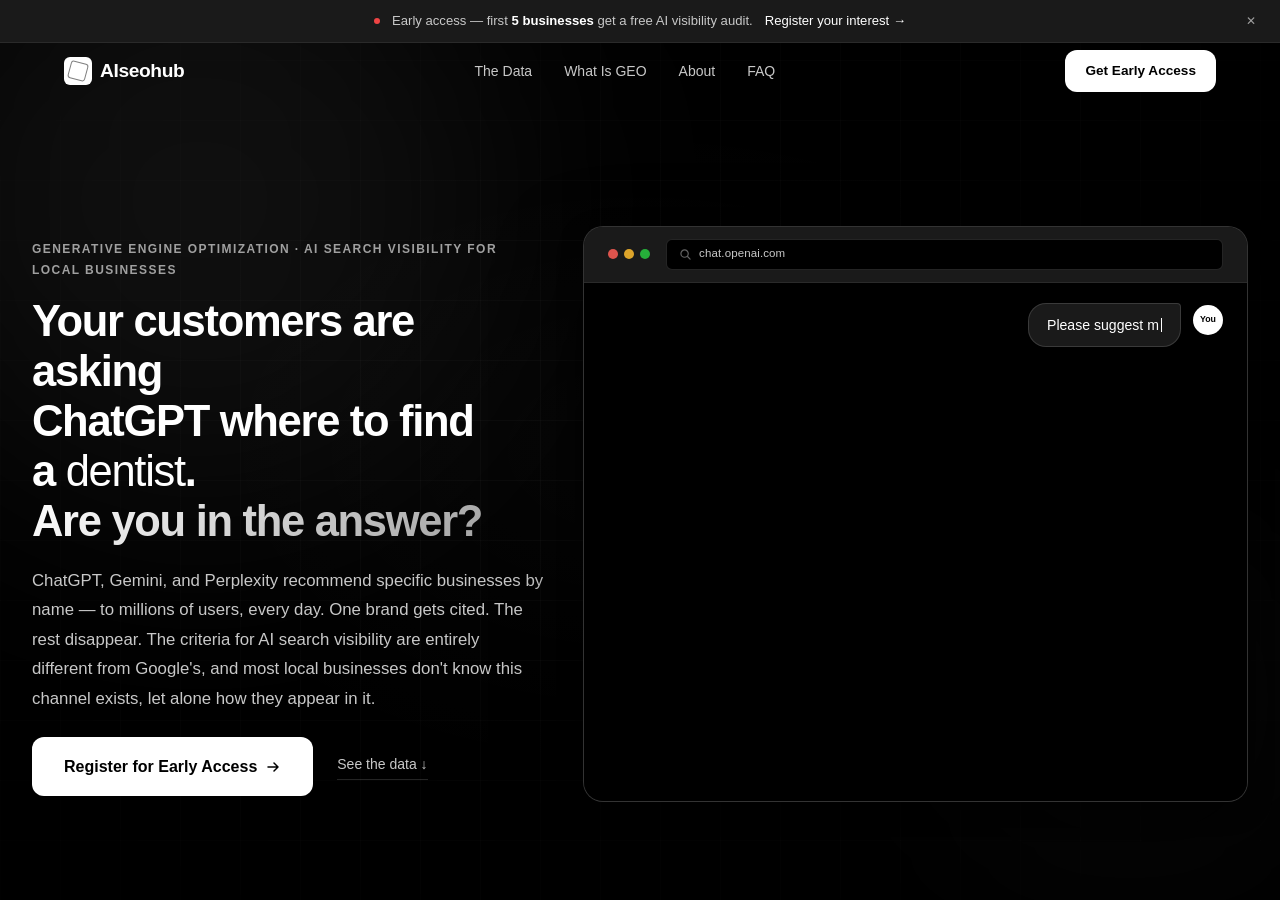
<file: hero.html>
<!DOCTYPE html>
<html lang="en">
<head>
  <meta charset="UTF-8" />
  <meta name="viewport" content="width=device-width, initial-scale=1.0" />

  <!--
    ╔══════════════════════════════════════════════════════╗
    ║  AIseohub — Hero Component                           ║
    ║  Self-contained export: header + hero section        ║
    ║                                                      ║
    ║  Dependencies (local):                               ║
    ║    hero.css  — all styles, tokens, animations        ║
    ║    hero.js   — all interactivity, AI demo animation  ║
    ║                                                      ║
    ║  To embed in another page:                           ║
    ║    1. Link hero.css in <head>                        ║
    ║    2. Copy urgency-bar, <header>, and <section>      ║
    ║       blocks into your <body>                        ║
    ║    3. Link hero.js before </body>                    ║
    ╚══════════════════════════════════════════════════════╝
  -->

  <title>Hero Component — AIseohub</title>
  <link rel="stylesheet" href="hero.css" />
</head>
<body>

  <!-- ════════════════════════════════════════════════════
       COMPONENT: URGENCY BAR
       Controls: hero.js → initUrgencyBar()
       State: sessionStorage key "urgencyDismissed"
  ════════════════════════════════════════════════════ -->
  <div class="urgency-bar" id="urgencyBar" role="alert" aria-live="polite">
    <div class="urgency-bar__inner">
      <span class="urgency-bar__dot" aria-hidden="true"></span>
      <span>Early access — first <strong><span id="spotsLeft">5</span> businesses</strong> get a free AI visibility audit.</span>
      <a href="prebook.html" class="urgency-bar__link">Register your interest →</a>
    </div>
    <button class="urgency-bar__close" id="closeUrgency" aria-label="Close announcement">✕</button>
  </div>

  <!-- ════════════════════════════════════════════════════
       COMPONENT: HEADER
       Controls: hero.js → initHeader(), initNavToggle()
       State: .is-scrolled on scroll · .is-open on mobile
  ════════════════════════════════════════════════════ -->
  <header class="site-header" id="siteHeader" role="banner">
    <div class="container">

      <!-- Logo -->
      <a href="index.html" class="header__logo" aria-label="AIseohub home">
        <span class="logo__mark" aria-hidden="true"></span>
        <span class="logo__text">AIseohub</span>
      </a>

      <!-- Mobile hamburger toggle -->
      <button class="nav__toggle" id="navToggle"
              aria-expanded="false" aria-controls="mainNav"
              aria-label="Toggle navigation">
        <span></span><span></span><span></span>
      </button>

      <!-- Nav links -->
      <nav class="header__nav" id="mainNav" role="navigation" aria-label="Main navigation">
        <ul class="nav__list">
          <li><a href="#why-now"     class="nav__link">The Data</a></li>
          <li><a href="#what-is-geo" class="nav__link">What Is GEO</a></li>
          <li><a href="about.html"   class="nav__link">About</a></li>
          <li><a href="faq.html"     class="nav__link">FAQ</a></li>
        </ul>
      </nav>

      <!-- Primary CTA -->
      <a href="prebook.html" class="btn btn--primary header__cta">Get Early Access</a>

    </div>
  </header>

  <!-- ════════════════════════════════════════════════════
       COMPONENT: HERO SECTION — AI Demo
       Controls: hero.js → initAiDemo(), initTextCycle(),
                            initScrollReveal(), initSmoothScroll()

       Key IDs (required by hero.js):
         #aiDemoTyped    — text node where query is typed
         #aiDemoCaret    — blinking cursor span
         #aiDemoThinking — thinking dots row
         #aiDemoResponse — full AI response block
         #aiDemoIntro    — intro sentence that cross-fades
         .ai-demo__result — result cards (×4), stagger-revealed
         .ai-demo--hero  — IntersectionObserver target

       To change queries: edit QUERIES array in hero.js
       To change words: edit words array in hero.js → initTextCycle()
  ════════════════════════════════════════════════════ -->
  <main id="main-content">
    <section class="ai-demo ai-demo--hero" id="ai-demo" aria-labelledby="aiDemoHeading">

      <!-- Background decoratives -->
      <div class="hero__bg" aria-hidden="true">
        <div class="hero__grid"></div>
        <div class="hero__glow hero__glow--1"></div>
        <div class="hero__glow hero__glow--2"></div>
      </div>

      <div class="container">
        <div class="ai-demo__hero-layout">

          <!-- ── LEFT: Headline + CTA ─────────────── -->
          <div class="ai-demo__hero-copy">
            <span class="eyebrow reveal">
              Generative Engine Optimization · AI Search Visibility for Local Businesses
            </span>

            <h1 class="ai-demo__headline reveal reveal--delay-1" id="aiDemoHeading">
              Your customers are asking<br/>ChatGPT where to find
              <!--
                .ai-demo__nowrap: keeps "a dentist." / "a consultant."
                from ever wrapping across two lines regardless of word length.
              --><br/>
              <span class="ai-demo__nowrap">a
                <span class="text-cycle" aria-live="polite" aria-atomic="true">dentist</span>.
              </span><br/>
              <em>Are you in the answer?</em>
            </h1>

            <p class="ai-demo__sub reveal reveal--delay-2">
              ChatGPT, Gemini, and Perplexity recommend specific businesses by name —
              to millions of users, every day. One brand gets cited. The rest disappear.
              The criteria for AI search visibility are entirely different from Google's,
              and most local businesses don't know this channel exists, let alone how
              they appear in it.
            </p>

            <div class="hero__actions reveal reveal--delay-3">
              <a href="prebook.html" class="btn btn--primary btn--large">
                Register for Early Access
                <svg width="16" height="16" viewBox="0 0 16 16" fill="none" aria-hidden="true">
                  <path d="M3 8H13M13 8L9 4M13 8L9 12"
                        stroke="currentColor" stroke-width="1.5"
                        stroke-linecap="round" stroke-linejoin="round"/>
                </svg>
              </a>
              <a href="#why-now" class="btn--ghost">See the data ↓</a>
            </div>
          </div>

          <!-- ── RIGHT: ChatGPT Demo Frame ──────────── -->
          <div class="ai-demo__hero-frame reveal reveal--delay-2">
            <div class="ai-demo__wrapper">

              <!-- macOS-style browser chrome bar -->
              <div class="ai-demo__chrome" aria-hidden="true">
                <div class="ai-demo__chrome-dots">
                  <span></span><span></span><span></span>
                </div>
                <div class="ai-demo__chrome-bar">
                  <svg width="11" height="11" viewBox="0 0 12 12" fill="none">
                    <path d="M5 1a4 4 0 100 8A4 4 0 005 1zM11 11l-2.5-2.5"
                          stroke="currentColor" stroke-width="1.3" stroke-linecap="round"/>
                  </svg>
                  <span>chat.openai.com</span>
                </div>
              </div>

              <!-- Chat area -->
              <div class="ai-demo__chat" id="aiDemoChat">

                <!-- User message — query typed here by JS -->
                <div class="ai-demo__msg ai-demo__msg--user" id="aiDemoUserMsg">
                  <div class="ai-demo__avatar ai-demo__avatar--user">You</div>
                  <div class="ai-demo__bubble">
                    <span id="aiDemoTyped"></span>
                    <span class="ai-demo__caret" id="aiDemoCaret"></span>
                  </div>
                </div>

                <!-- Thinking dots — shown while "AI processes" -->
                <div class="ai-demo__thinking" id="aiDemoThinking" aria-hidden="true">
                  <div class="ai-demo__avatar ai-demo__avatar--ai">
                    <svg width="13" height="13" viewBox="0 0 24 24"
                         fill="none" stroke="currentColor" stroke-width="2">
                      <circle cx="12" cy="12" r="10"/>
                      <path d="M12 8v4l3 3"/>
                    </svg>
                  </div>
                  <div class="ai-demo__dots">
                    <span></span><span></span><span></span>
                  </div>
                </div>

                <!-- AI response — revealed after thinking -->
                <div class="ai-demo__response" id="aiDemoResponse" aria-live="polite">
                  <div class="ai-demo__avatar ai-demo__avatar--ai">
                    <svg width="13" height="13" viewBox="0 0 24 24"
                         fill="none" stroke="currentColor" stroke-width="2">
                      <circle cx="12" cy="12" r="10"/>
                      <path d="M12 8v4l3 3"/>
                    </svg>
                  </div>
                  <div class="ai-demo__response-body">

                    <!-- Intro sentence — cross-fades on each new query -->
                    <p class="ai-demo__response-intro" id="aiDemoIntro">
                      Here are the top skincare products for acne I'd recommend:
                    </p>

                    <!-- Result cards — stagger in then stay visible -->
                    <div class="ai-demo__results" id="aiDemoResults">

                      <!-- Result 1 — competitor (blurred) -->
                      <div class="ai-demo__result ai-demo__result--blurred" data-idx="0">
                        <span class="ai-demo__result-rank">1</span>
                        <div class="ai-demo__result-content">
                          <div class="ai-demo__result-name">████████ Skincare</div>
                          <div class="ai-demo__result-desc">██████████ clear skin formula ████ dermatologist approved ████</div>
                        </div>
                      </div>

                      <!-- Result 2 — YOU (featured, pulses) -->
                      <div class="ai-demo__result ai-demo__result--featured" data-idx="1">
                        <span class="ai-demo__result-rank ai-demo__result-rank--star">✦</span>
                        <div class="ai-demo__result-content">
                          <div class="ai-demo__result-name">This could be you</div>
                          <div class="ai-demo__result-desc">Your brand, recommended to every customer asking this question</div>
                        </div>
                        <span class="ai-demo__result-pill">Top Result</span>
                      </div>

                      <!-- Result 3 — competitor (blurred) -->
                      <div class="ai-demo__result ai-demo__result--blurred" data-idx="2">
                        <span class="ai-demo__result-rank">3</span>
                        <div class="ai-demo__result-content">
                          <div class="ai-demo__result-name">████ Derm Labs</div>
                          <div class="ai-demo__result-desc">███████████ gentle formula ████ no-irritants ████████</div>
                        </div>
                      </div>

                      <!-- Result 4 — competitor (blurred) -->
                      <div class="ai-demo__result ai-demo__result--blurred" data-idx="3">
                        <span class="ai-demo__result-rank">4</span>
                        <div class="ai-demo__result-content">
                          <div class="ai-demo__result-name">████████ Beauty Co.</div>
                          <div class="ai-demo__result-desc">███ solution ████ salicylic ████████ 30-day results</div>
                        </div>
                      </div>

                      <!-- Result 5 — competitor (blurred) -->
                      <div class="ai-demo__result ai-demo__result--blurred" data-idx="4">
                        <span class="ai-demo__result-rank">5</span>
                        <div class="ai-demo__result-content">
                          <div class="ai-demo__result-name">██████ Wellness Co.</div>
                          <div class="ai-demo__result-desc">████ natural extracts ████████ clinically tested ███</div>
                        </div>
                      </div>

                    </div><!-- /.ai-demo__results -->
                  </div><!-- /.ai-demo__response-body -->
                </div><!-- /.ai-demo__response -->

              </div><!-- /.ai-demo__chat -->
            </div><!-- /.ai-demo__wrapper -->
          </div><!-- /.ai-demo__hero-frame -->

        </div><!-- /.ai-demo__hero-layout -->
      </div><!-- /.container -->
    </section>
  </main>

  <script src="hero.js"></script>
</body>
</html>
</file>
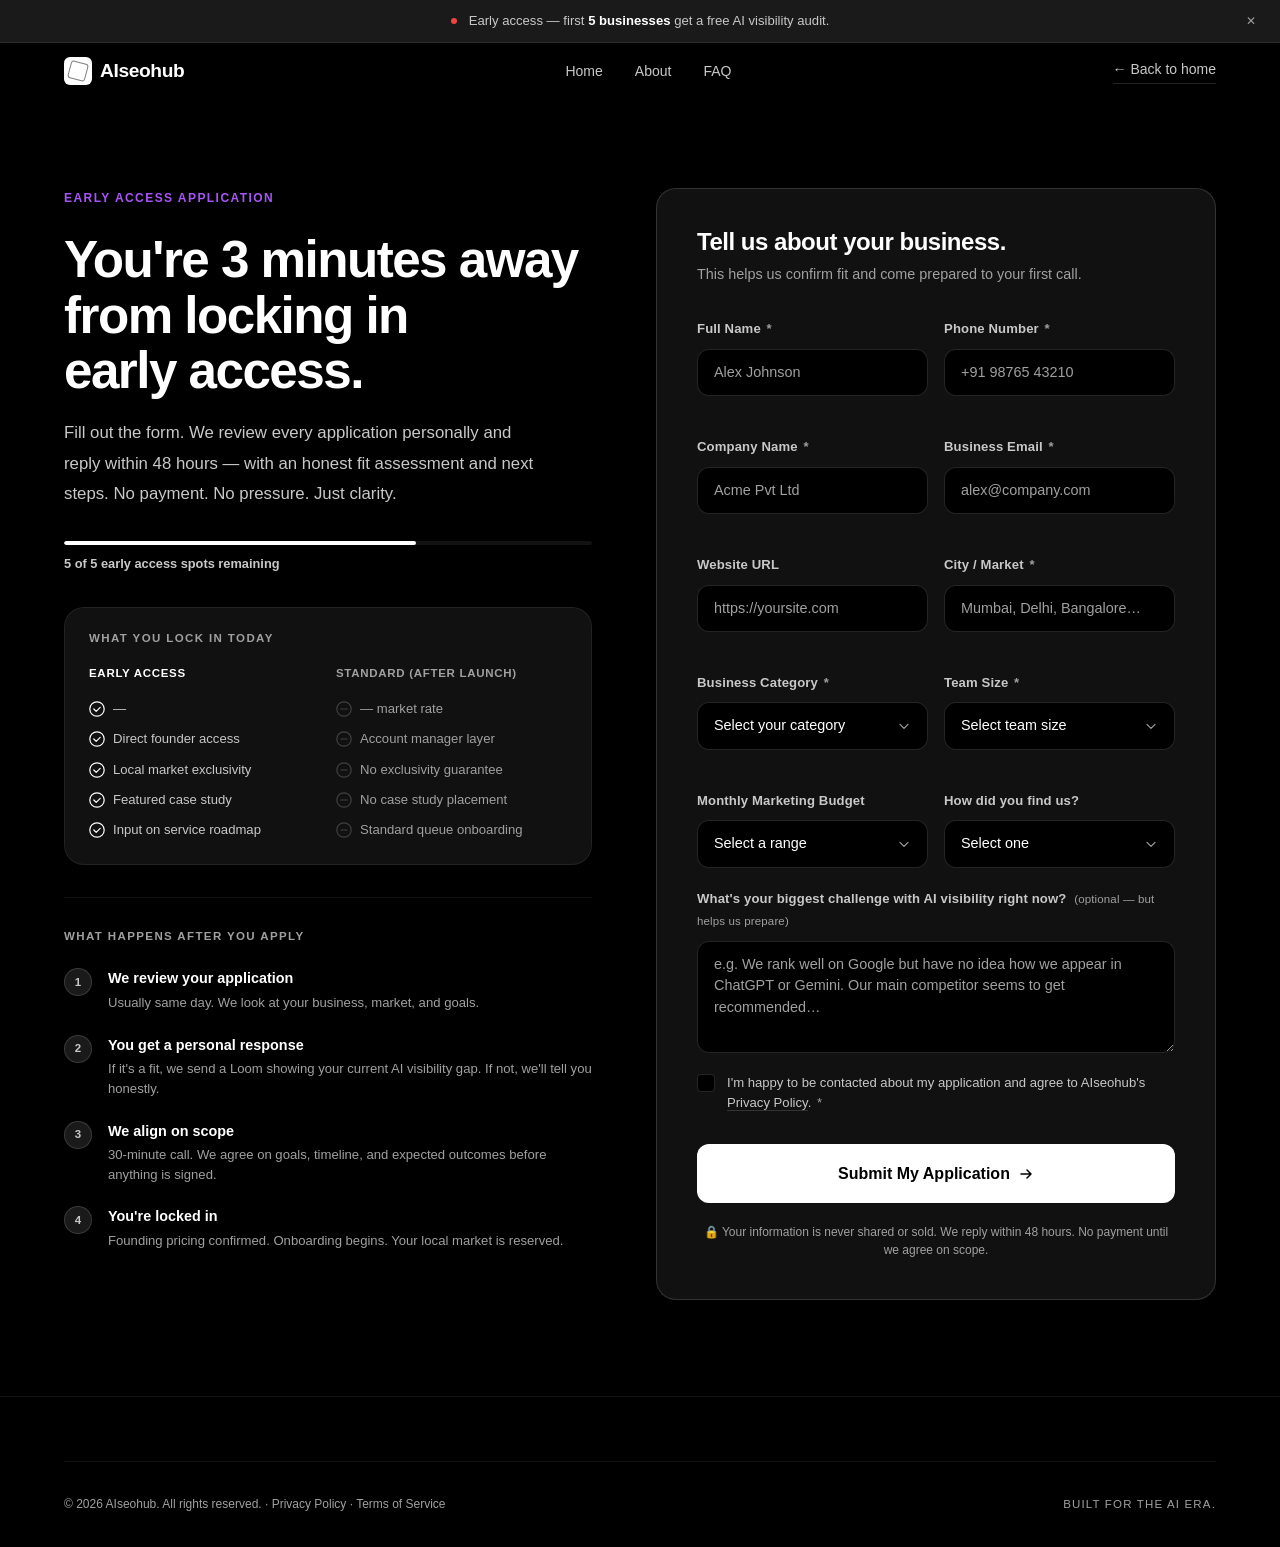
<file: prebook.html>
<!DOCTYPE html>
<html lang="en">
<head>
  <meta charset="UTF-8" />
  <meta name="viewport" content="width=device-width, initial-scale=1.0" />
  <title>Apply — Early Access Program | AIseohub</title>
  <meta name="description" content="Apply for one of 12 early access spots. Lock in  agency-level GEO execution, local market exclusivity, and direct founder access." />
  <meta name="robots" content="noindex, follow" />
  <link rel="canonical" href="https://aiseohub.in/prebook.html" />

  <!-- Open Graph -->
  <meta property="og:type"        content="website" />
  <meta property="og:url"         content="https://aiseohub.in/prebook.html" />
  <meta property="og:title"       content="Apply — AIseohub Early Access Program" />
  <meta property="og:description" content="4 of 5 early access spots remaining. Lock in  and local market exclusivity before your competitors do." />

  <link rel="stylesheet" href="styles.css" />
</head>

<body class="pb-page">

  <!-- ── URGENCY BAR ─────────────────────────── -->
    <div class="urgency-bar" id="urgencyBar" role="alert" aria-live="polite">
    <div class="urgency-bar__inner">
      <span class="urgency-bar__dot" aria-hidden="true"></span>
      <span>Early access — first <strong><span id="spotsLeft">5</span> businesses</strong> get a free AI visibility audit.</span>
    </div>
    <button class="urgency-bar__close" id="closeUrgency" aria-label="Close announcement">✕</button>
  </div>

  <!-- ── HEADER ─────────────────────────────── -->
    <header class="site-header" id="siteHeader" role="banner">
    <div class="container">
      <a href="index.html" class="header__logo" aria-label="AIseohub home">
        <span class="logo__mark" aria-hidden="true"></span>
        <span class="logo__text">AIseohub</span>
      </a>
      <button class="nav__toggle" id="navToggle" aria-expanded="false" aria-controls="mainNav" aria-label="Toggle navigation">
        <span></span><span></span><span></span>
      </button>
      <nav class="header__nav" id="mainNav" role="navigation" aria-label="Main navigation">
        <ul class="nav__list">
          <li><a href="index.html"   class="nav__link">Home</a></li>
          <li><a href="about.html"   class="nav__link">About</a></li>
          <li><a href="faq.html"     class="nav__link">FAQ</a></li>
        </ul>
      </nav>
      <a href="index.html" class="btn--ghost header__cta--back">← Back to home</a>
    </div>
  </header>

  <main id="main-content">
    <section class="pb-section">
      <div class="container">
        <div class="pb-layout">

          <!-- ── LEFT — PERSUASION COLUMN ─────── -->
          <aside class="pb-info" aria-label="Early access details">

            <span class="eyebrow reveal">Early Access Application</span>
            <h1 class="pb-info__headline reveal reveal--delay-1">
              You're 3 minutes away<br/>from locking in<br/>early access.
            </h1>
            <p class="pb-info__sub reveal reveal--delay-2">
              Fill out the form. We review every application personally and reply
              within 48 hours — with an honest fit assessment and next steps.
              No payment. No pressure. Just clarity.
            </p>

            <!-- Spots bar -->
            <div class="pb-spots reveal reveal--delay-3">
              <div class="pb-spots__track">
                <div class="pb-spots__fill" style="width:66.6%"></div>
              </div>
              <p class="pb-spots__label">
                <strong><span id="spotsLeft">5</span> of 5 early access spots remaining</strong>
              </p>
            </div>

            <!-- What you're locking in -->
            <div class="pb-benefits reveal reveal--delay-3">
              <h2 class="pb-benefits__title">What you lock in today</h2>
              <div class="pb-compare">
                <div class="pb-compare__col pb-compare__col--founding">
                  <div class="pb-compare__label">Early Access</div>
                  <ul>
                    <li>
                      <svg width="16" height="16" viewBox="0 0 20 20" fill="none" aria-hidden="true">
                        <circle cx="10" cy="10" r="9" stroke="white" stroke-width="1.5"/>
                        <path d="M6 10l3 3 5-5" stroke="white" stroke-width="1.5" stroke-linecap="round" stroke-linejoin="round"/>
                      </svg>
                       — 
                    </li>
                    <li>
                      <svg width="16" height="16" viewBox="0 0 20 20" fill="none" aria-hidden="true">
                        <circle cx="10" cy="10" r="9" stroke="white" stroke-width="1.5"/>
                        <path d="M6 10l3 3 5-5" stroke="white" stroke-width="1.5" stroke-linecap="round" stroke-linejoin="round"/>
                      </svg>
                      Direct founder access
                    </li>
                    <li>
                      <svg width="16" height="16" viewBox="0 0 20 20" fill="none" aria-hidden="true">
                        <circle cx="10" cy="10" r="9" stroke="white" stroke-width="1.5"/>
                        <path d="M6 10l3 3 5-5" stroke="white" stroke-width="1.5" stroke-linecap="round" stroke-linejoin="round"/>
                      </svg>
                      Local market exclusivity
                    </li>
                    <li>
                      <svg width="16" height="16" viewBox="0 0 20 20" fill="none" aria-hidden="true">
                        <circle cx="10" cy="10" r="9" stroke="white" stroke-width="1.5"/>
                        <path d="M6 10l3 3 5-5" stroke="white" stroke-width="1.5" stroke-linecap="round" stroke-linejoin="round"/>
                      </svg>
                      Featured case study
                    </li>
                    <li>
                      <svg width="16" height="16" viewBox="0 0 20 20" fill="none" aria-hidden="true">
                        <circle cx="10" cy="10" r="9" stroke="white" stroke-width="1.5"/>
                        <path d="M6 10l3 3 5-5" stroke="white" stroke-width="1.5" stroke-linecap="round" stroke-linejoin="round"/>
                      </svg>
                      Input on service roadmap
                    </li>
                  </ul>
                </div>
                <div class="pb-compare__col pb-compare__col--standard">
                  <div class="pb-compare__label">Standard (after launch)</div>
                  <ul>
                    <li>
                      <svg width="16" height="16" viewBox="0 0 20 20" fill="none" aria-hidden="true">
                        <circle cx="10" cy="10" r="9" stroke="rgba(255,255,255,0.2)" stroke-width="1.5"/>
                        <path d="M6 10h8" stroke="rgba(255,255,255,0.2)" stroke-width="1.5" stroke-linecap="round"/>
                      </svg>
                       — market rate
                    </li>
                    <li>
                      <svg width="16" height="16" viewBox="0 0 20 20" fill="none" aria-hidden="true">
                        <circle cx="10" cy="10" r="9" stroke="rgba(255,255,255,0.2)" stroke-width="1.5"/>
                        <path d="M6 10h8" stroke="rgba(255,255,255,0.2)" stroke-width="1.5" stroke-linecap="round"/>
                      </svg>
                      Account manager layer
                    </li>
                    <li>
                      <svg width="16" height="16" viewBox="0 0 20 20" fill="none" aria-hidden="true">
                        <circle cx="10" cy="10" r="9" stroke="rgba(255,255,255,0.2)" stroke-width="1.5"/>
                        <path d="M6 10h8" stroke="rgba(255,255,255,0.2)" stroke-width="1.5" stroke-linecap="round"/>
                      </svg>
                      No exclusivity guarantee
                    </li>
                    <li>
                      <svg width="16" height="16" viewBox="0 0 20 20" fill="none" aria-hidden="true">
                        <circle cx="10" cy="10" r="9" stroke="rgba(255,255,255,0.2)" stroke-width="1.5"/>
                        <path d="M6 10h8" stroke="rgba(255,255,255,0.2)" stroke-width="1.5" stroke-linecap="round"/>
                      </svg>
                      No case study placement
                    </li>
                    <li>
                      <svg width="16" height="16" viewBox="0 0 20 20" fill="none" aria-hidden="true">
                        <circle cx="10" cy="10" r="9" stroke="rgba(255,255,255,0.2)" stroke-width="1.5"/>
                        <path d="M6 10h8" stroke="rgba(255,255,255,0.2)" stroke-width="1.5" stroke-linecap="round"/>
                      </svg>
                      Standard queue onboarding
                    </li>
                  </ul>
                </div>
              </div>
            </div>

            <!-- Process steps -->
            <div class="pb-steps reveal">
              <h2 class="pb-steps__title">What happens after you apply</h2>
              <ol class="pb-steps__list">
                <li>
                  <div class="pb-steps__num">1</div>
                  <div>
                    <strong>We review your application</strong>
                    <p>Usually same day. We look at your business, market, and goals.</p>
                  </div>
                </li>
                <li>
                  <div class="pb-steps__num">2</div>
                  <div>
                    <strong>You get a personal response</strong>
                    <p>If it's a fit, we send a Loom showing your current AI visibility gap. If not, we'll tell you honestly.</p>
                  </div>
                </li>
                <li>
                  <div class="pb-steps__num">3</div>
                  <div>
                    <strong>We align on scope</strong>
                    <p>30-minute call. We agree on goals, timeline, and expected outcomes before anything is signed.</p>
                  </div>
                </li>
                <li>
                  <div class="pb-steps__num">4</div>
                  <div>
                    <strong>You're locked in</strong>
                    <p>Founding pricing confirmed. Onboarding begins. Your local market is reserved.</p>
                  </div>
                </li>
              </ol>
            </div>

          </aside>

          <!-- ── RIGHT — FORM CARD ─────────────── -->
          <div class="pb-form-wrap">
            <div class="pb-form-card reveal reveal--delay-2" id="formCard">

              <div class="pb-form-card__header">
                <h2 class="pb-form-card__title">Tell us about your business.</h2>
                <p class="pb-form-card__sub">This helps us confirm fit and come prepared to your first call.</p>
              </div>

              <form id="prebookForm" class="pb-form" novalidate>

                <!-- Row: Name + Phone -->
                <div class="pb-form__row pb-form__row--2col">
                  <div class="pb-form__group">
                    <label for="fullName">Full Name <span class="pb-form__req" aria-hidden="true">*</span></label>
                    <input type="text" id="fullName" name="fullName"
                           autocomplete="name" placeholder="Alex Johnson" required />
                    <span class="pb-form__error" id="fullNameError" role="alert"></span>
                  </div>
                  <div class="pb-form__group">
                    <label for="phone">Phone Number <span class="pb-form__req" aria-hidden="true">*</span></label>
                    <input type="tel" id="phone" name="phone"
                           autocomplete="tel" placeholder="+91 98765 43210" required />
                    <span class="pb-form__error" id="phoneError" role="alert"></span>
                  </div>
                </div>

                <!-- Row: Company + Email -->
                <div class="pb-form__row pb-form__row--2col">
                  <div class="pb-form__group">
                    <label for="company">Company Name <span class="pb-form__req" aria-hidden="true">*</span></label>
                    <input type="text" id="company" name="company"
                           autocomplete="organization" placeholder="Acme Pvt Ltd" required />
                    <span class="pb-form__error" id="companyError" role="alert"></span>
                  </div>
                  <div class="pb-form__group">
                    <label for="email">Business Email <span class="pb-form__req" aria-hidden="true">*</span></label>
                    <input type="email" id="email" name="email"
                           autocomplete="email" placeholder="alex@company.com" required />
                    <span class="pb-form__error" id="emailError" role="alert"></span>
                  </div>
                </div>

                <!-- Row: Website + City -->
                <div class="pb-form__row pb-form__row--2col">
                  <div class="pb-form__group">
                    <label for="website">Website URL</label>
                    <input type="url" id="website" name="website"
                           autocomplete="url" placeholder="https://yoursite.com" />
                    <span class="pb-form__error" id="websiteError" role="alert"></span>
                  </div>
                  <div class="pb-form__group">
                    <label for="city">City / Market <span class="pb-form__req" aria-hidden="true">*</span></label>
                    <input type="text" id="city" name="city"
                           placeholder="Mumbai, Delhi, Bangalore…" required />
                    <span class="pb-form__error" id="cityError" role="alert"></span>
                  </div>
                </div>

                <!-- Row: Category + Size -->
                <div class="pb-form__row pb-form__row--2col">
                  <div class="pb-form__group">
                    <label for="category">Business Category <span class="pb-form__req" aria-hidden="true">*</span></label>
                    <div class="pb-form__select-wrap">
                      <select id="category" name="category" required>
                        <option value="" disabled selected>Select your category</option>
                        <optgroup label="Professional Services">
                          <option value="legal">Legal (Law Firm / Solicitor)</option>
                          <option value="accounting">Accounting / Finance</option>
                          <option value="consulting">Consulting / Strategy</option>
                          <option value="marketing-agency">Marketing / Creative Agency</option>
                          <option value="it-services">IT / Tech Services</option>
                        </optgroup>
                        <optgroup label="Healthcare & Wellness">
                          <option value="clinic">Medical Clinic / Hospital</option>
                          <option value="dental">Dental Practice</option>
                          <option value="physio">Physiotherapy / Rehab</option>
                          <option value="wellness">Wellness / Fitness / Yoga</option>
                          <option value="pharmacy">Pharmacy / Healthcare Retail</option>
                        </optgroup>
                        <optgroup label="Home & Trade Services">
                          <option value="construction">Construction / Contractor</option>
                          <option value="interior">Interior Design / Architecture</option>
                          <option value="home-services">Home Services (Plumbing, Electrical…)</option>
                          <option value="real-estate">Real Estate</option>
                        </optgroup>
                        <optgroup label="Food & Hospitality">
                          <option value="restaurant">Restaurant / Café / Cloud Kitchen</option>
                          <option value="hotel">Hotel / Accommodation</option>
                          <option value="events">Events / Catering</option>
                        </optgroup>
                        <optgroup label="Education & Coaching">
                          <option value="school">School / Tuition / Institute</option>
                          <option value="coaching">Coaching / Training / Upskilling</option>
                        </optgroup>
                        <optgroup label="Retail & E-commerce">
                          <option value="retail">Retail Store</option>
                          <option value="ecommerce">E-commerce Brand</option>
                        </optgroup>
                        <optgroup label="Other">
                          <option value="saas">SaaS / Software Product</option>
                          <option value="other">Other</option>
                        </optgroup>
                      </select>
                      <svg class="pb-form__select-icon" width="16" height="16" viewBox="0 0 20 20"
                           fill="none" aria-hidden="true">
                        <path d="M5 8l5 5 5-5" stroke="currentColor" stroke-width="1.5"
                              stroke-linecap="round" stroke-linejoin="round"/>
                      </svg>
                    </div>
                    <span class="pb-form__error" id="categoryError" role="alert"></span>
                  </div>
                  <div class="pb-form__group">
                    <label for="teamSize">Team Size <span class="pb-form__req" aria-hidden="true">*</span></label>
                    <div class="pb-form__select-wrap">
                      <select id="teamSize" name="teamSize" required>
                        <option value="" disabled selected>Select team size</option>
                        <option value="solo">Solo / Freelancer</option>
                        <option value="2-10">2 – 10 employees</option>
                        <option value="11-50">11 – 50 employees</option>
                        <option value="51-200">51 – 200 employees</option>
                        <option value="200+">200+ employees</option>
                      </select>
                      <svg class="pb-form__select-icon" width="16" height="16" viewBox="0 0 20 20"
                           fill="none" aria-hidden="true">
                        <path d="M5 8l5 5 5-5" stroke="currentColor" stroke-width="1.5"
                              stroke-linecap="round" stroke-linejoin="round"/>
                      </svg>
                    </div>
                    <span class="pb-form__error" id="teamSizeError" role="alert"></span>
                  </div>
                </div>

                <!-- Row: Budget + Source -->
                <div class="pb-form__row pb-form__row--2col">
                  <div class="pb-form__group">
                    <label for="budget">Monthly Marketing Budget</label>
                    <div class="pb-form__select-wrap">
                      <select id="budget" name="budget">
                        <option value="" disabled selected>Select a range</option>
                        <option value="under-50k">Under ₹50,000</option>
                        <option value="50k-150k">₹50,000 – ₹1,50,000</option>
                        <option value="150k-500k">₹1,50,000 – ₹5,00,000</option>
                        <option value="500k+">₹5,00,000+</option>
                      </select>
                      <svg class="pb-form__select-icon" width="16" height="16" viewBox="0 0 20 20"
                           fill="none" aria-hidden="true">
                        <path d="M5 8l5 5 5-5" stroke="currentColor" stroke-width="1.5"
                              stroke-linecap="round" stroke-linejoin="round"/>
                      </svg>
                    </div>
                  </div>
                  <div class="pb-form__group">
                    <label for="source">How did you find us?</label>
                    <div class="pb-form__select-wrap">
                      <select id="source" name="source">
                        <option value="" disabled selected>Select one</option>
                        <option value="chatgpt">ChatGPT / AI tool</option>
                        <option value="google">Google Search</option>
                        <option value="linkedin">LinkedIn</option>
                        <option value="instagram">Instagram</option>
                        <option value="referral">Referral / Word of mouth</option>
                        <option value="other">Other</option>
                      </select>
                      <svg class="pb-form__select-icon" width="16" height="16" viewBox="0 0 20 20"
                           fill="none" aria-hidden="true">
                        <path d="M5 8l5 5 5-5" stroke="currentColor" stroke-width="1.5"
                              stroke-linecap="round" stroke-linejoin="round"/>
                      </svg>
                    </div>
                  </div>
                </div>

                <!-- Full-width: Challenge textarea -->
                <div class="pb-form__row">
                  <div class="pb-form__group">
                    <label for="challenge">
                      What's your biggest challenge with AI visibility right now?
                      <span class="pb-form__optional">(optional — but helps us prepare)</span>
                    </label>
                    <textarea id="challenge" name="challenge" rows="4"
                              placeholder="e.g. We rank well on Google but have no idea how we appear in ChatGPT or Gemini. Our main competitor seems to get recommended…"></textarea>
                  </div>
                </div>

                <!-- Consent -->
                <div class="pb-form__row">
                  <label class="pb-form__checkbox">
                    <input type="checkbox" id="consent" name="consent" required />
                    <span class="pb-form__checkbox-box" aria-hidden="true"></span>
                    <span>I'm happy to be contacted about my application and agree to AIseohub's
                      <a href="#" class="pb-form__link">Privacy Policy</a>.
                      <span class="pb-form__req" aria-hidden="true">*</span>
                    </span>
                  </label>
                  <span class="pb-form__error" id="consentError" role="alert"></span>
                </div>

                <button type="submit" class="btn btn--primary btn--large btn--full pb-form__submit" id="submitBtn">
                  Submit My Application
                  <svg width="16" height="16" viewBox="0 0 16 16" fill="none" aria-hidden="true">
                    <path d="M3 8H13M13 8L9 4M13 8L9 12" stroke="currentColor"
                          stroke-width="1.5" stroke-linecap="round" stroke-linejoin="round"/>
                  </svg>
                </button>

                <p class="pb-form__note">
                  🔒 Your information is never shared or sold. We reply within 48 hours.
                  No payment until we agree on scope.
                </p>

              </form>

              <!-- ── SUCCESS STATE ─────────────── -->
              <div class="pb-success" id="prebookSuccess" aria-live="polite" hidden>
                <div class="pb-success__icon" aria-hidden="true">
                  <svg width="40" height="40" viewBox="0 0 40 40" fill="none">
                    <circle cx="20" cy="20" r="19" stroke="white" stroke-width="1.5"/>
                    <path d="M12 20l6 6 10-12" stroke="white" stroke-width="2"
                          stroke-linecap="round" stroke-linejoin="round"/>
                  </svg>
                </div>
                <h3 class="pb-success__title">Application received.</h3>
                <p class="pb-success__body">
                  We've logged your details and will review your application personally.
                  Expect a response within <strong>48 hours</strong> — usually much sooner.
                </p>
                <p class="pb-success__body">
                  If it's a fit, we'll send you a short Loom video showing your current
                  AI visibility gap alongside an invite to a 30-minute strategy call.
                </p>
                <a href="index.html" class="btn btn--primary">
                  ← Back to home
                </a>
              </div>

            </div><!-- /pb-form-card -->
          </div><!-- /pb-form-wrap -->

        </div><!-- /pb-layout -->
      </div><!-- /container -->
    </section>
  </main>

  <!-- ── FOOTER ─────────────────────────────── -->
  <footer class="site-footer" role="contentinfo">
    <div class="container">
      <div class="footer__bottom" style="border-top: 1px solid var(--border); padding-top: var(--space-8);">
        <p class="footer__legal">
          © <span id="year"></span> AIseohub. All rights reserved.
          · <a href="#">Privacy Policy</a>
          · <a href="#">Terms of Service</a>
        </p>
        <p class="footer__tagline">Built for the AI era.</p>
      </div>
    </div>
  </footer>

  <script src="main.js"></script>
</body>
</html>
</file>
<file: styles.css>
/* ═══════════════════════════════════════════════
   GEOHUB — STYLES.CSS
   Original design · System fonts · B&W palette
═══════════════════════════════════════════════ */

/* ── DESIGN TOKENS ─────────────────────────── */
:root {
  /* ─ Backgrounds (black scheme) */
  --bg:           #000000;
  --bg-2:         #0a0a0a;
  --bg-3:         #111111;
  --surface:      #111111;
  --surface-2:    #1a1a1a;
  --border:       rgba(255,255,255,0.07);
  --border-2:     rgba(255,255,255,0.14);

  /* ─ Accent (white scheme) */
  --primary:      #ffffff;
  --primary-dark: #e5e5e5;
  --primary-glow: rgba(255,255,255,0.18);
  --accent:       #ffffff;
  --accent-dim:   rgba(255,255,255,0.08);

  /* ─ Text */
  --text:         #ffffff;
  --text-2:       #c8c8c8;
  --text-3:       #a0a0a0;

  /* ─ Semantic */
  --danger:       #ef4444;
  --success:      #22c55e;

  /* ─ Typography — system font stack */
  --font-display: -apple-system, BlinkMacSystemFont, "SF Pro Display",
                  "Segoe UI", Helvetica, Arial, sans-serif;
  --font-body:    -apple-system, BlinkMacSystemFont, "SF Pro Text",
                  "Segoe UI", Helvetica, Arial, sans-serif;

  /* ─ Spacing */
  --space-1:  0.25rem;
  --space-2:  0.5rem;
  --space-3:  0.75rem;
  --space-4:  1rem;
  --space-5:  1.25rem;
  --space-6:  1.5rem;
  --space-8:  2rem;
  --space-10: 2.5rem;
  --space-12: 3rem;
  --space-16: 4rem;
  --space-20: 5rem;
  --space-24: 6rem;
  --space-32: 8rem;

  /* ─ Layout */
  --container:  1200px;
  --content:    760px;
  --radius:     12px;
  --radius-lg:  20px;

  /* ─ Animation */
  --ease-out:   cubic-bezier(0.16, 1, 0.3, 1);
  --ease-in-out: cubic-bezier(0.45, 0, 0.55, 1);
  --duration:   0.6s;
}

/* ── RESET & BASE ───────────────────────────── */
*, *::before, *::after {
  box-sizing: border-box;
  margin: 0;
  padding: 0;
}

html {
  scroll-behavior: smooth;
  scroll-padding-top: 80px;
  -webkit-text-size-adjust: 100%;
  overflow-x: hidden;
}

body {
  font-family: var(--font-body);
  font-size: 1rem;
  font-weight: 450;
  line-height: 1.7;
  color: var(--text);
  background-color: var(--bg);
  overflow-x: hidden;
  -webkit-font-smoothing: antialiased;
  -moz-osx-font-smoothing: grayscale;
}

img, svg { display: block; max-width: 100%; }
a { color: inherit; text-decoration: none; }
ul { list-style: none; }
button { cursor: pointer; border: none; background: none; font: inherit; }

/* ── PAGE TRANSITION ────────────────────────── */
#pageTransition {
  position: fixed;
  inset: 0;
  background: var(--bg);
  z-index: 99999;
  opacity: 1;
  pointer-events: none;
  transition: opacity 0.38s cubic-bezier(0.16, 1, 0.3, 1);
}
#pageTransition.is-hidden {
  opacity: 0;
}

/* ── SCROLL REVEAL ──────────────────────────── */
.reveal {
  opacity: 0;
  transform: translateY(28px);
  transition:
    opacity var(--duration) var(--ease-out),
    transform var(--duration) var(--ease-out);
}
.reveal.reveal--delay-1 { transition-delay: 0.1s; }
.reveal.reveal--delay-2 { transition-delay: 0.2s; }
.reveal.reveal--delay-3 { transition-delay: 0.3s; }
.reveal.reveal--delay-4 { transition-delay: 0.4s; }
.reveal.reveal--delay-5 { transition-delay: 0.55s; }
.reveal.is-visible {
  opacity: 1;
  transform: translateY(0);
}

/* ── TYPOGRAPHY ─────────────────────────────── */
h1, h2, h3, h4 {
  font-family: var(--font-display);
  font-weight: 700;
  line-height: 1.1;
  letter-spacing: -0.02em;
}

/* ── LAYOUT ─────────────────────────────────── */
.container {
  width: 100%;
  max-width: var(--container);
  margin: 0 auto;
  padding: 0 var(--space-6);
}

section { padding: var(--space-24) 0; }

/* ── SHARED LABEL ───────────────────────────── */
.section-label {
  font-family: var(--font-display);
  font-size: 0.8rem;
  font-weight: 600;
  letter-spacing: 0.15em;
  text-transform: uppercase;
  color: #a855f7;
  margin-bottom: var(--space-4);
  display: block;
}

/* ── BUTTONS ─────────────────────────────────── */
.btn {
  display: inline-flex;
  align-items: center;
  gap: var(--space-2);
  padding: 0.75rem 1.5rem;
  font-family: var(--font-display);
  font-size: 0.9rem;
  font-weight: 600;
  border-radius: var(--radius);
  transition: all 0.25s var(--ease-out);
  white-space: nowrap;
}

.btn--primary {
  background: var(--primary);
  color: #000000;
  box-shadow: 0 0 0 0 var(--primary-glow);
}
.btn--primary:hover {
  background: var(--primary-dark);
  transform: translateY(-2px);
  box-shadow: 0 8px 32px var(--primary-glow);
}
.btn--primary:active { transform: translateY(0); }

.btn--large {
  padding: 1rem 2rem;
  font-size: 1rem;
}

.btn--full { width: 100%; justify-content: center; }

.btn--ghost {
  font-family: var(--font-body);
  font-size: 0.875rem;
  font-weight: 500;
  color: var(--text-2);
  border-bottom: 1px solid var(--border-2);
  border-radius: 0;
  padding: 0 0 2px;
  transition: color 0.2s, border-color 0.2s;
}
.btn--ghost:hover { color: var(--text); border-color: var(--text-2); }

.eyebrow {
  font-family: var(--font-display);
  font-size: 0.75rem;
  font-weight: 600;
  letter-spacing: 0.12em;
  text-transform: uppercase;
  color: #a855f7;
  margin-bottom: var(--space-6);
  display: block;
}

/* ── CITATION LINK ──────────────────────────── */
a.cite {
  color: var(--text-3);
  font-size: 0.7rem;
  border-bottom: 1px solid var(--border-2);
  font-style: normal;
  transition: color 0.2s, border-color 0.2s;
}
a.cite:hover { color: var(--text-2); border-color: var(--text-3); }

/* ═══════════════════════════════════════════
   URGENCY BAR
═══════════════════════════════════════════ */
.urgency-bar {
  position: fixed;
  top: 0; left: 0; right: 0;
  z-index: 1000;
  background: var(--surface-2);
  border-bottom: 1px solid var(--border);
  padding: 0.6rem var(--space-6);
  display: flex;
  align-items: center;
  justify-content: center;
  gap: var(--space-4);
  font-size: 0.82rem;
  color: var(--text-2);
  transition: transform 0.4s var(--ease-out);
}
.urgency-bar.is-hidden { transform: translateY(-100%); }

.urgency-bar__inner {
  display: flex;
  align-items: center;
  gap: var(--space-3);
}
.urgency-bar__dot {
  width: 6px; height: 6px;
  background: var(--danger);
  border-radius: 50%;
  animation: pulse 2s ease-in-out infinite;
  flex-shrink: 0;
}
@keyframes pulse {
  0%, 100% { opacity: 1; transform: scale(1); }
  50%       { opacity: 0.5; transform: scale(0.8); }
}
.urgency-bar strong { color: var(--text); font-weight: 600; }
.urgency-bar__link {
  color: var(--text);
  font-weight: 500;
  transition: opacity 0.2s;
}
.urgency-bar__link:hover { opacity: 0.75; }
.urgency-bar__close {
  position: absolute;
  right: var(--space-6);
  color: var(--text-3);
  font-size: 0.75rem;
  transition: color 0.2s;
}
.urgency-bar__close:hover { color: var(--text-2); }

/* ═══════════════════════════════════════════
   HEADER
═══════════════════════════════════════════ */
.site-header {
  position: fixed;
  left: 0; right: 0;
  z-index: 900;
  background: transparent;
  transition: background 0.4s var(--ease-out), border-color 0.4s, box-shadow 0.4s;
  border-bottom: 1px solid transparent;
  top: 37px;
}
.site-header.is-scrolled {
  background: rgba(0, 0, 0, 0.92);
  border-bottom-color: var(--border);
  box-shadow: 0 1px 40px rgba(0,0,0,0.5);
  backdrop-filter: blur(20px);
  -webkit-backdrop-filter: blur(20px);
}
.site-header.urgency-hidden { top: 0; }

.site-header .container {
  display: flex;
  align-items: center;
  justify-content: space-between;
  height: 68px;
  gap: var(--space-8);
}

/* Logo */
.header__logo {
  display: flex;
  align-items: center;
  gap: var(--space-2);
  flex-shrink: 0;
}
.logo__mark {
  width: 28px; height: 28px;
  background: var(--primary);
  border-radius: 6px;
  position: relative;
}
.logo__mark::after {
  content: '';
  position: absolute;
  inset: 5px;
  border: 1.5px solid rgba(0,0,0,0.5);
  border-radius: 3px;
  transform: rotate(15deg);
}
.logo__text {
  font-family: var(--font-display);
  font-size: 1.2rem;
  font-weight: 800;
  letter-spacing: -0.02em;
  color: var(--text);
}

/* Nav */
.header__nav .nav__list {
  display: flex;
  align-items: center;
  gap: var(--space-8);
}
.nav__link {
  font-size: 0.875rem;
  font-weight: 500;
  color: var(--text-2);
  transition: color 0.2s;
  position: relative;
}
.nav__link::after {
  content: '';
  position: absolute;
  bottom: -3px;
  left: 0; right: 0;
  height: 1px;
  background: var(--text);
  transform: scaleX(0);
  transform-origin: left;
  transition: transform 0.25s var(--ease-out);
}
.nav__link:hover { color: var(--text); }
.nav__link:hover::after { transform: scaleX(1); }
.nav__link--active { color: var(--text); }
.nav__link--active::after { transform: scaleX(1); }

.header__cta { font-size: 0.85rem; padding: 0.6rem 1.25rem; }

/* Mobile toggle */
.nav__toggle {
  display: none;
  flex-direction: column;
  gap: 5px;
  padding: 4px;
  z-index: 10;
}
.nav__toggle span {
  display: block;
  width: 22px; height: 1.5px;
  background: var(--text);
  transition: transform 0.3s var(--ease-out), opacity 0.3s;
  transform-origin: center;
}
.nav__toggle.is-active span:nth-child(1) { transform: translateY(6.5px) rotate(45deg); }
.nav__toggle.is-active span:nth-child(2) { opacity: 0; transform: scaleX(0); }
.nav__toggle.is-active span:nth-child(3) { transform: translateY(-6.5px) rotate(-45deg); }

/* ═══════════════════════════════════════════
   HERO
═══════════════════════════════════════════ */
.hero {
  position: relative;
  min-height: 100vh;
  display: flex;
  align-items: center;
  padding: calc(var(--space-32) + 100px) 0 var(--space-32);
  overflow: hidden;
}

/* Background grid — kept, recolored to white on black */
.hero__bg {
  position: absolute;
  inset: 0;
  pointer-events: none;
}
.hero__grid {
  position: absolute;
  inset: 0;
  background-image:
    linear-gradient(rgba(255,255,255,0.05) 1px, transparent 1px),
    linear-gradient(90deg, rgba(255,255,255,0.05) 1px, transparent 1px);
  background-size: 60px 60px;
  mask-image: radial-gradient(ellipse 80% 80% at 50% 50%, black, transparent);
  opacity: 0.6;
}
.hero__glow {
  position: absolute;
  border-radius: 50%;
  filter: blur(120px);
  pointer-events: none;
}
.hero__glow--1 {
  width: 600px; height: 600px;
  background: rgba(255,255,255,0.06);
  top: -100px; left: -100px;
  animation: glow-drift 12s ease-in-out infinite alternate;
}
.hero__glow--2 {
  width: 400px; height: 400px;
  background: rgba(255,255,255,0.03);
  bottom: 0; right: -50px;
  animation: glow-drift 16s ease-in-out infinite alternate-reverse;
}
@keyframes glow-drift {
  from { transform: translate(0, 0); }
  to   { transform: translate(40px, 40px); }
}

.hero__content {
  position: relative;
  z-index: 1;
  max-width: 900px;
}

.hero__headline {
  font-size: clamp(2.4rem, 6vw, 4.5rem);
  font-weight: 800;
  line-height: 1.05;
  letter-spacing: -0.03em;
  color: var(--text);
  margin-bottom: var(--space-6);
}
.hero__headline em {
  font-style: normal;
  background: linear-gradient(135deg, #ffffff 0%, #a3a3a3 100%);
  -webkit-background-clip: text;
  -webkit-text-fill-color: transparent;
  background-clip: text;
}

.hero__sub {
  font-size: 1.125rem;
  font-weight: 450;
  color: var(--text-2);
  max-width: 620px;
  margin-bottom: var(--space-10);
  line-height: 1.8;
}
.text-cycle {
  color: #f97316;
  font-weight: 500;
  display: inline-block;
  transition: opacity 0.3s, transform 0.3s;
}

.hero__actions {
  display: flex;
  align-items: center;
  gap: var(--space-6);
  flex-wrap: wrap;
  margin-bottom: var(--space-8);
}

.hero__trust {
  display: flex;
  align-items: center;
  gap: var(--space-3);
  font-size: 0.8rem;
  color: var(--text-3);
  flex-wrap: wrap;
}

/* ═══════════════════════════════════════════
   TICKER
═══════════════════════════════════════════ */
.ticker-wrap {
  background: var(--surface);
  border-top: 1px solid var(--border);
  border-bottom: 1px solid var(--border);
  overflow: hidden;
  max-width: 100%;
  padding: var(--space-3) 0;
  position: relative;
}
.ticker-wrap::before,
.ticker-wrap::after {
  content: '';
  position: absolute;
  top: 0; bottom: 0;
  width: 80px;
  z-index: 2;
  pointer-events: none;
}
.ticker-wrap::before {
  left: 0;
  background: linear-gradient(to right, var(--surface), transparent);
}
.ticker-wrap::after {
  right: 0;
  background: linear-gradient(to left, var(--surface), transparent);
}

.ticker__track {
  display: flex;
  align-items: center;
  gap: var(--space-4);
  white-space: nowrap;
  animation: ticker-scroll 40s linear infinite;
  width: max-content;
}
@keyframes ticker-scroll {
  from { transform: translateX(0); }
  to   { transform: translateX(-50%); }
}
.ticker-wrap:hover .ticker__track { animation-play-state: paused; }

.ticker__item {
  font-size: 0.8rem;
  font-weight: 450;
  color: var(--text-3);
}
.ticker__item a {
  color: inherit;
  text-decoration: none;
  transition: color 0.2s;
}
.ticker__item a:hover { color: var(--text-2); }
.ticker__item strong {
  color: #a855f7;
  font-weight: 500;
}
.ticker__sep { color: var(--border-2); }

/* ═══════════════════════════════════════════
   STATS SECTION
═══════════════════════════════════════════ */
.stats-section { background: var(--bg-2); }

.stats-section__headline {
  font-size: clamp(1.3rem, 3vw, 2.4rem);
  color: var(--text);
  margin-bottom: var(--space-3);
  max-width: 100%;
  white-space: nowrap;
}
.stats-section__source {
  font-size: 0.7rem;
  color: var(--text-3);
  margin-bottom: var(--space-12);
  font-style: italic;
}

.stats-grid {
  display: grid;
  grid-template-columns: repeat(4, 1fr);
  gap: var(--space-4);
}

.stat-card {
  background: var(--surface);
  border: 1px solid var(--border);
  border-radius: var(--radius-lg);
  padding: var(--space-8) var(--space-6);
  transition: border-color 0.3s, box-shadow 0.3s;
  display: block;
  color: inherit;
  text-decoration: none;
  cursor: pointer;
}
.stat-card:hover {
  border-color: var(--border-2);
  box-shadow: 0 4px 40px rgba(0,0,0,0.3);
}

/* Hide small source link — entire card is now the link */
.stat-card__source { display: none; }

.stat-card__number {
  font-family: var(--font-display);
  font-size: clamp(2.5rem, 5vw, 3.5rem);
  font-weight: 800;
  color: #ef4444;
  letter-spacing: -0.04em;
  line-height: 1;
  margin-bottom: var(--space-3);
}
.stat-card__label {
  font-size: 0.875rem;
  font-weight: 500;
  color: var(--text);
  margin-bottom: var(--space-2);
  line-height: 1.4;
}
.stat-card__note {
  font-size: 0.75rem;
  color: var(--text-3);
  line-height: 1.5;
  margin-bottom: var(--space-2);
}
.stat-card__source {
  display: inline-block;
  font-size: 0.68rem;
  color: var(--text-3);
  border-bottom: 1px solid var(--border-2);
  margin-top: var(--space-1);
  transition: color 0.2s, border-color 0.2s;
}
.stat-card__source:hover { color: var(--text-2); border-color: var(--text-3); }

/* ═══════════════════════════════════════════
   PROBLEM
═══════════════════════════════════════════ */
.problem { background: var(--bg); }

.problem__headline {
  font-size: clamp(1.3rem, 3vw, 2.4rem);
  color: var(--text);
  margin-bottom: var(--space-8);
  max-width: 100%;
  white-space: nowrap;
}

.problem__body {
  max-width: 100%;
  margin-bottom: var(--space-12);
}
.problem__body p {
  color: var(--text-2);
  font-size: 1.05rem;
  margin-bottom: var(--space-5);
  line-height: 1.8;
}
.problem__body p strong { color: var(--text); font-weight: 500; }

.query-examples {
  display: flex;
  flex-wrap: wrap;
  gap: var(--space-3);
  margin: var(--space-5) 0;
}
.query-card {
  background: var(--surface);
  border: 1px solid var(--border-2);
  border-radius: 100px;
  padding: var(--space-2) var(--space-5);
  font-size: 0.875rem;
  color: #f97316;
  font-style: italic;
}

.problem__cards {
  display: grid;
  grid-template-columns: repeat(3, 1fr);
  gap: var(--space-4);
  margin-top: var(--space-12);
}

.problem-card {
  background: var(--surface);
  border: 1px solid var(--border);
  border-radius: var(--radius-lg);
  padding: var(--space-8) var(--space-6);
  transition: border-color 0.3s, transform 0.3s;
}
.problem-card:hover {
  border-color: var(--border-2);
  transform: translateY(-4px);
}

.problem-card__icon { font-size: 1.5rem; margin-bottom: var(--space-4); }
.problem-card__title {
  font-size: 1rem;
  font-weight: 700;
  color: #22c55e;
  margin-bottom: var(--space-3);
  line-height: 1.3;
}
.problem-card__body {
  font-size: 0.875rem;
  color: var(--text-2);
  line-height: 1.7;
}

/* ═══════════════════════════════════════════
   SOLUTION
═══════════════════════════════════════════ */
.solution { background: var(--bg-2); }

.solution__headline {
  font-size: clamp(1.3rem, 3vw, 2.4rem);
  color: var(--text);
  margin-bottom: var(--space-4);
  max-width: 100%;
  white-space: nowrap;
}
.solution__sub {
  font-size: 1.05rem;
  color: var(--text-2);
  max-width: 100%;
  margin-bottom: var(--space-16);
  line-height: 1.8;
}

.pillars {
  display: grid;
  grid-template-columns: repeat(3, 1fr);
  gap: var(--space-4);
  margin-bottom: var(--space-16);
}

.pillar {
  border: 1px solid var(--border);
  border-radius: var(--radius-lg);
  padding: var(--space-8) var(--space-6);
  background: var(--surface);
  position: relative;
  overflow: hidden;
  transition: border-color 0.3s, box-shadow 0.3s;
}
.pillar::before {
  content: '';
  position: absolute;
  top: 0; left: 0; right: 0;
  height: 2px;
  background: linear-gradient(90deg, rgba(255,255,255,0.5), rgba(255,255,255,0.1));
  opacity: 0;
  transition: opacity 0.3s;
}
.pillar:hover { border-color: var(--border-2); }
.pillar:hover::before { opacity: 1; }

.pillar__num {
  font-family: var(--font-display);
  font-size: 0.7rem;
  font-weight: 700;
  letter-spacing: 0.1em;
  color: #38bdf8;
  margin-bottom: var(--space-4);
}
.pillar__title {
  font-size: 1.1rem;
  color: #f97316;
  margin-bottom: var(--space-3);
  line-height: 1.3;
}
.pillar__body {
  font-size: 0.875rem;
  color: var(--text-2);
  line-height: 1.7;
  margin-bottom: var(--space-5);
}
.pillar__outcome {
  font-size: 0.78rem;
  color: #38bdf8;
  font-weight: 500;
  padding-top: var(--space-4);
  border-top: 1px solid var(--border);
  line-height: 1.5;
}

.solution__quote {
  max-width: 720px;
  margin: 0 auto;
  text-align: center;
  padding: var(--space-10) var(--space-12);
  background: var(--surface);
  border-radius: var(--radius-lg);
  border: 1px solid var(--border);
  position: relative;
}
.solution__quote::before {
  content: '"';
  font-family: var(--font-display);
  font-size: 6rem;
  color: var(--text-3);
  opacity: 0.3;
  position: absolute;
  top: -10px; left: var(--space-8);
  line-height: 1;
}
.solution__quote p {
  font-size: 1.15rem;
  font-style: italic;
  font-weight: 400;
  color: #f97316;
  line-height: 1.7;
}

/* ═══════════════════════════════════════════
   OFFER
═══════════════════════════════════════════ */
.offer { background: var(--bg); }

.offer__headline {
  font-size: clamp(1.8rem, 4vw, 3rem);
  color: var(--text);
  margin-bottom: var(--space-4);
}
.offer__sub {
  font-size: 1.05rem;
  color: var(--text-2);
  max-width: 640px;
  margin-bottom: var(--space-10);
  line-height: 1.8;
}

.offer__layout {
  display: grid;
  grid-template-columns: 1fr 420px;
  gap: var(--space-8);
  align-items: start;
}

.offer__checklist-title {
  font-size: 0.85rem;
  font-weight: 600;
  color: var(--text-2);
  margin-bottom: var(--space-6);
  letter-spacing: 0.05em;
  text-transform: uppercase;
}
.offer__checklist ul {
  display: flex;
  flex-direction: column;
  gap: var(--space-4);
}
.offer__checklist li {
  display: flex;
  align-items: flex-start;
  gap: var(--space-3);
  font-size: 0.95rem;
  color: var(--text-2);
  line-height: 1.5;
}
.offer__checklist li svg { flex-shrink: 0; margin-top: 2px; }

.offer__pricing-card {
  background: var(--surface);
  border: 1px solid var(--border-2);
  border-radius: var(--radius-lg);
  padding: var(--space-8);
  position: sticky;
  top: calc(68px + 37px + var(--space-6));
}

.offer__badge {
  display: inline-block;
  font-family: var(--font-display);
  font-size: 0.68rem;
  font-weight: 700;
  letter-spacing: 0.1em;
  text-transform: uppercase;
  color: var(--text-2);
  background: var(--accent-dim);
  border: 1px solid var(--border-2);
  border-radius: 100px;
  padding: 0.3rem 0.75rem;
  margin-bottom: var(--space-6);
}

.offer__price-row {
  display: flex;
  flex-direction: column;
  gap: var(--space-4);
  margin-bottom: var(--space-6);
  padding-bottom: var(--space-6);
  border-bottom: 1px solid var(--border);
}
.offer__price-label {
  display: block;
  font-size: 0.72rem;
  color: var(--text-3);
  letter-spacing: 0.08em;
  text-transform: uppercase;
  margin-bottom: var(--space-1);
}
.offer__price-value {
  font-family: var(--font-display);
  font-size: 2.8rem;
  font-weight: 800;
  letter-spacing: -0.04em;
  color: var(--text);
  line-height: 1;
}
.offer__price-value span {
  font-size: 1rem;
  font-weight: 400;
  color: var(--text-3);
}
.offer__price-value--old {
  font-size: 1.6rem;
  color: var(--text-3);
  text-decoration: line-through;
}
.offer__price-save {
  display: block;
  font-size: 0.8rem;
  color: var(--text-2);
  font-weight: 500;
  margin-top: var(--space-1);
}

.offer__spots { margin-bottom: var(--space-6); }
.offer__spots-track {
  height: 4px;
  background: var(--border);
  border-radius: 2px;
  overflow: hidden;
  margin-bottom: var(--space-2);
}
.offer__spots-fill {
  height: 100%;
  background: var(--text);
  border-radius: 2px;
  transition: width 1.5s var(--ease-out);
}
.offer__spots-label {
  font-size: 0.78rem;
  color: var(--text-3);
}
.offer__spots-label strong { color: var(--text-2); }

.offer__micro {
  font-size: 0.72rem;
  color: var(--text-3);
  text-align: center;
  margin-top: var(--space-3);
  line-height: 1.5;
}

/* ═══════════════════════════════════════════
   SOCIAL PROOF
═══════════════════════════════════════════ */
.social-proof { background: var(--bg-2); }

.social-proof__headline {
  font-size: clamp(1.8rem, 4vw, 3rem);
  color: var(--text);
  margin-bottom: var(--space-12);
}

.testimonials {
  display: grid;
  grid-template-columns: repeat(2, 1fr);
  gap: var(--space-6);
}

.testimonial-card {
  background: var(--surface);
  border: 1px solid var(--border);
  border-radius: var(--radius-lg);
  padding: var(--space-8);
  transition: border-color 0.3s;
}
.testimonial-card:hover { border-color: var(--border-2); }

.testimonial-card__stars {
  color: #F59E0B;
  font-size: 0.875rem;
  letter-spacing: 2px;
  margin-bottom: var(--space-4);
}
.testimonial-card blockquote p {
  font-size: 0.95rem;
  color: var(--text-2);
  line-height: 1.8;
  font-style: italic;
  margin-bottom: var(--space-6);
}
.testimonial-card footer {
  display: flex;
  align-items: center;
  gap: var(--space-3);
}
.testimonial-card__avatar {
  width: 40px; height: 40px;
  border-radius: 50%;
  background: var(--text);
  color: #000000;
  display: flex;
  align-items: center;
  justify-content: center;
  font-family: var(--font-display);
  font-size: 0.75rem;
  font-weight: 700;
  flex-shrink: 0;
}
.testimonial-card__name {
  font-size: 0.875rem;
  font-weight: 600;
  color: var(--text);
}
.testimonial-card__title {
  font-size: 0.75rem;
  color: var(--text-3);
  margin-top: 2px;
}

.social-proof__disclaimer {
  font-size: 0.72rem;
  color: var(--text-3);
  margin-top: var(--space-8);
  font-style: italic;
}

/* ═══════════════════════════════════════════
   FAQ — Accordion
═══════════════════════════════════════════ */
.faq { background: var(--bg); }

.faq__headline {
  font-size: clamp(1.8rem, 4vw, 3rem);
  color: var(--text);
  margin-bottom: var(--space-12);
}

.faq__list {
  max-width: 780px;
  display: flex;
  flex-direction: column;
  border: 1px solid var(--border);
  border-radius: var(--radius-lg);
  overflow: hidden;
}

.faq__item { border-bottom: 1px solid var(--border); }
.faq__item:last-child { border-bottom: 0; }

.faq__question {
  width: 100%;
  display: flex;
  align-items: center;
  justify-content: space-between;
  gap: var(--space-4);
  padding: var(--space-6) var(--space-8);
  text-align: left;
  font-family: var(--font-display);
  font-size: 0.95rem;
  font-weight: 600;
  color: var(--text);
  background: var(--surface);
  transition: background 0.2s, color 0.2s;
}
.faq__question:hover { background: var(--surface-2); }

.faq__icon {
  flex-shrink: 0;
  color: var(--text-3);
  transition: transform 0.35s var(--ease-out), color 0.2s;
}
.faq__question[aria-expanded="true"] .faq__icon {
  transform: rotate(180deg);
  color: var(--text);
}
.faq__question[aria-expanded="true"] { color: var(--text); }

.faq__answer {
  max-height: 0;
  overflow: hidden;
  transition: max-height 0.4s var(--ease-out);
}
.faq__answer p {
  padding: var(--space-6) var(--space-8);
  font-size: 0.9rem;
  color: var(--text-2);
  line-height: 1.8;
  background: var(--bg-2);
}

/* ═══════════════════════════════════════════
   FINAL CTA
═══════════════════════════════════════════ */
.final-cta { background: var(--bg-2); }

.final-cta__inner {
  position: relative;
  background: var(--surface);
  border: 1px solid var(--border-2);
  border-radius: var(--radius-lg);
  padding: var(--space-16) var(--space-12);
  text-align: center;
  overflow: hidden;
}
.final-cta__bg {
  position: absolute;
  inset: 0;
  background: radial-gradient(ellipse 60% 80% at 50% 50%, rgba(255,255,255,0.04), transparent);
  pointer-events: none;
}

.final-cta .section-label { justify-content: center; color: #a855f7; }
.final-cta__headline {
  font-size: clamp(1.8rem, 4vw, 3rem);
  color: var(--text);
  margin-bottom: var(--space-6);
  position: relative;
}
.final-cta__sub {
  font-size: 1.05rem;
  color: var(--text-2);
  max-width: 580px;
  margin: 0 auto var(--space-10);
  line-height: 1.8;
  position: relative;
}
.final-cta .btn { position: relative; margin-bottom: var(--space-4); }
.final-cta__micro {
  font-size: 0.78rem;
  color: var(--text-3);
  position: relative;
}

/* ═══════════════════════════════════════════
   FOOTER
═══════════════════════════════════════════ */
.site-footer {
  background: var(--bg);
  border-top: 1px solid var(--border);
  padding: var(--space-16) 0 var(--space-8);
}

.footer__top {
  display: flex;
  justify-content: space-between;
  gap: var(--space-16);
  margin-bottom: var(--space-12);
  padding-bottom: var(--space-12);
  border-bottom: 1px solid var(--border);
}

.footer__brand .header__logo { margin-bottom: var(--space-4); }
.footer__brand p {
  font-size: 0.85rem;
  color: var(--text-3);
  max-width: 280px;
  line-height: 1.7;
}

.footer__nav { display: flex; gap: var(--space-16); }
.footer__nav-col h3 {
  font-size: 0.7rem;
  font-weight: 700;
  letter-spacing: 0.12em;
  text-transform: uppercase;
  color: var(--text-3);
  margin-bottom: var(--space-4);
}
.footer__nav-col ul {
  display: flex;
  flex-direction: column;
  gap: var(--space-2);
}
.footer__nav-col a {
  font-size: 0.85rem;
  color: var(--text-3);
  transition: color 0.2s;
}
.footer__nav-col a:hover { color: var(--text); }

.footer__bottom {
  display: flex;
  justify-content: space-between;
  align-items: center;
  gap: var(--space-4);
}
.footer__legal { font-size: 0.75rem; color: var(--text-3); }
.footer__legal a { color: var(--text-3); transition: color 0.2s; }
.footer__legal a:hover { color: var(--text-2); }
.footer__tagline {
  font-family: var(--font-display);
  font-size: 0.72rem;
  color: var(--text-3);
  letter-spacing: 0.1em;
  text-transform: uppercase;
}

/* ═══════════════════════════════════════════
   RESPONSIVE
═══════════════════════════════════════════ */
@media (max-width: 1024px) {
  .stats-grid { grid-template-columns: repeat(2, 1fr); }
  .offer__layout { grid-template-columns: 1fr; }
  .offer__pricing-card { position: static; }
  .pillars { grid-template-columns: 1fr; }
  .footer__top { flex-direction: column; gap: var(--space-10); }
}

@media (max-width: 768px) {
  .hero { padding-top: calc(var(--space-16) + 97px); min-height: auto; }
  .hero__headline { font-size: 2.2rem; }
  .hero__actions { flex-direction: column; align-items: flex-start; }

  .problem__cards { grid-template-columns: 1fr; }
  .testimonials { grid-template-columns: 1fr; }
  .stats-grid { grid-template-columns: 1fr; }

  .final-cta__inner { padding: var(--space-10) var(--space-6); }
  .footer__nav { gap: var(--space-10); }
  .footer__bottom { flex-direction: column; align-items: flex-start; }

  .solution__quote { padding: var(--space-8); }
  .solution__quote::before { font-size: 4rem; }

  .urgency-bar { padding: 0.5rem var(--space-4); font-size: 0.75rem; }
  .urgency-bar__inner { flex-wrap: nowrap; justify-content: center; gap: var(--space-2); }
  .urgency-bar__link { display: none; }
}

@media (max-width: 480px) {
  .container { padding: 0 var(--space-4); }
  section { padding: var(--space-16) 0; }
  .hero__headline { font-size: 1.9rem; }
  .faq__question { padding: var(--space-5) var(--space-4); font-size: 0.875rem; }
  .faq__answer p { padding: var(--space-4); }
  .offer__pricing-card { padding: var(--space-6); }
  .offer__price-value { font-size: 2.2rem; }
  .offer__headline { font-size: clamp(1.7rem, 7vw, 2rem); }
  .offer__sub { font-size: 0.9rem; margin-bottom: var(--space-8); }
}

/* ═══════════════════════════════════════════
   PREBOOK PAGE
═══════════════════════════════════════════ */

/* Page-level nudge so header doesn't overlap */
.pb-page main { padding-top: 0; }

/* ── LAYOUT ─────────────────────────────── */
.pb-section {
  padding: calc(var(--space-32) + 60px) 0 var(--space-24);
  min-height: 100vh;
}

.pb-layout {
  display: grid;
  grid-template-columns: 1fr 560px;
  gap: var(--space-16);
  align-items: start;
}

/* ── LEFT INFO COLUMN ───────────────────── */
.pb-info { position: sticky; top: calc(68px + 37px + var(--space-8)); }

.pb-info__headline {
  font-size: clamp(2rem, 4vw, 3.2rem);
  font-weight: 800;
  line-height: 1.08;
  letter-spacing: -0.03em;
  color: var(--text);
  margin-bottom: var(--space-5);
}

.pb-info__sub {
  font-size: 1.05rem;
  color: var(--text-2);
  line-height: 1.8;
  max-width: 480px;
  margin-bottom: var(--space-8);
}

/* Spots progress bar */
.pb-spots { margin-bottom: var(--space-8); }
.pb-spots__track {
  height: 4px;
  background: var(--border);
  border-radius: 2px;
  overflow: hidden;
  margin-bottom: var(--space-2);
}
.pb-spots__fill {
  height: 100%;
  background: var(--text);
  border-radius: 2px;
  transition: width 1.5s var(--ease-out);
}
.pb-spots__label { font-size: 0.8rem; color: var(--text-3); }
.pb-spots__label strong { color: var(--text-2); }

/* Benefits compare */
.pb-benefits {
  background: var(--surface);
  border: 1px solid var(--border);
  border-radius: var(--radius-lg);
  padding: var(--space-6);
  margin-bottom: var(--space-8);
}
.pb-benefits__title {
  font-size: 0.72rem;
  font-weight: 700;
  letter-spacing: 0.12em;
  text-transform: uppercase;
  color: var(--text-3);
  margin-bottom: var(--space-5);
}
.pb-compare {
  display: grid;
  grid-template-columns: 1fr 1fr;
  gap: var(--space-4);
}
.pb-compare__label {
  font-size: 0.72rem;
  font-weight: 700;
  letter-spacing: 0.06em;
  text-transform: uppercase;
  margin-bottom: var(--space-4);
}
.pb-compare__col--founding .pb-compare__label { color: var(--text); }
.pb-compare__col--standard .pb-compare__label { color: var(--text-3); }

.pb-compare__col ul {
  display: flex;
  flex-direction: column;
  gap: var(--space-3);
}
.pb-compare__col li {
  display: flex;
  align-items: flex-start;
  gap: var(--space-2);
  font-size: 0.82rem;
  line-height: 1.4;
}
.pb-compare__col--founding li { color: var(--text-2); }
.pb-compare__col--standard li { color: var(--text-3); }
.pb-compare__col li svg { flex-shrink: 0; margin-top: 1px; }

/* Process steps */
.pb-steps {
  border-top: 1px solid var(--border);
  padding-top: var(--space-8);
}
.pb-steps__title {
  font-size: 0.72rem;
  font-weight: 700;
  letter-spacing: 0.12em;
  text-transform: uppercase;
  color: var(--text-3);
  margin-bottom: var(--space-6);
}
.pb-steps__list {
  display: flex;
  flex-direction: column;
  gap: var(--space-5);
  list-style: none;
}
.pb-steps__list li {
  display: flex;
  align-items: flex-start;
  gap: var(--space-4);
}
.pb-steps__num {
  width: 28px;
  height: 28px;
  border-radius: 50%;
  background: var(--surface-2);
  border: 1px solid var(--border-2);
  display: flex;
  align-items: center;
  justify-content: center;
  font-family: var(--font-display);
  font-size: 0.72rem;
  font-weight: 700;
  color: var(--text-2);
  flex-shrink: 0;
  margin-top: 2px;
}
.pb-steps__list strong {
  display: block;
  font-size: 0.9rem;
  font-weight: 600;
  color: var(--text);
  margin-bottom: 2px;
}
.pb-steps__list p {
  font-size: 0.82rem;
  color: var(--text-3);
  line-height: 1.5;
}

/* ── FORM CARD ──────────────────────────── */
.pb-form-card {
  background: var(--surface);
  border: 1px solid var(--border-2);
  border-radius: var(--radius-lg);
  padding: var(--space-10);
}

.pb-form-card__header { margin-bottom: var(--space-8); }
.pb-form-card__title {
  font-size: 1.5rem;
  font-weight: 700;
  color: var(--text);
  letter-spacing: -0.02em;
  margin-bottom: var(--space-2);
}
.pb-form-card__sub {
  font-size: 0.9rem;
  color: var(--text-3);
  line-height: 1.6;
}

/* ── FORM ELEMENTS ──────────────────────── */
.pb-form {
  display: flex;
  flex-direction: column;
  gap: var(--space-5);
}

.pb-form__row { width: 100%; }

.pb-form__row--2col {
  display: grid;
  grid-template-columns: 1fr 1fr;
  gap: var(--space-4);
}

.pb-form__group {
  display: flex;
  flex-direction: column;
  gap: var(--space-2);
}

.pb-form__group label {
  font-size: 0.82rem;
  font-weight: 600;
  color: var(--text-2);
  letter-spacing: 0.01em;
}

.pb-form__optional {
  font-size: 0.72rem;
  font-weight: 400;
  color: var(--text-3);
  margin-left: var(--space-1);
}

.pb-form__req { color: var(--text-3); margin-left: 2px; }

/* Inputs */
.pb-form input[type="text"],
.pb-form input[type="email"],
.pb-form input[type="tel"],
.pb-form input[type="url"],
.pb-form textarea {
  width: 100%;
  padding: 0.75rem var(--space-4);
  background: var(--bg);
  border: 1px solid var(--border-2);
  border-radius: var(--radius);
  color: var(--text);
  font-family: var(--font-body);
  font-size: 0.9rem;
  font-weight: 450;
  line-height: 1.5;
  transition: border-color 0.2s, box-shadow 0.2s;
  outline: none;
  -webkit-appearance: none;
}
.pb-form input::placeholder,
.pb-form textarea::placeholder { color: var(--text-3); }

.pb-form input:hover,
.pb-form textarea:hover { border-color: var(--border-2); }

.pb-form input:focus,
.pb-form textarea:focus {
  border-color: rgba(255,255,255,0.4);
  box-shadow: 0 0 0 3px rgba(255,255,255,0.06);
}

.pb-form input.is-error,
.pb-form select.is-error,
.pb-form textarea.is-error { border-color: var(--danger); }

.pb-form textarea { resize: vertical; min-height: 110px; }

/* Selects */
.pb-form__select-wrap {
  position: relative;
}
.pb-form select {
  width: 100%;
  padding: 0.75rem var(--space-8) 0.75rem var(--space-4);
  background: var(--bg);
  border: 1px solid var(--border-2);
  border-radius: var(--radius);
  color: var(--text);
  font-family: var(--font-body);
  font-size: 0.9rem;
  font-weight: 450;
  line-height: 1.5;
  transition: border-color 0.2s, box-shadow 0.2s;
  outline: none;
  cursor: pointer;
  -webkit-appearance: none;
  appearance: none;
}
.pb-form select:focus {
  border-color: rgba(255,255,255,0.4);
  box-shadow: 0 0 0 3px rgba(255,255,255,0.06);
}
.pb-form select option { background: var(--surface); }
.pb-form select optgroup { background: var(--surface); color: var(--text-3); }

.pb-form__select-icon {
  position: absolute;
  right: var(--space-4);
  top: 50%;
  transform: translateY(-50%);
  color: var(--text-3);
  pointer-events: none;
}

/* Error messages */
.pb-form__error {
  font-size: 0.75rem;
  color: var(--danger);
  font-weight: 500;
  min-height: 1em;
  display: block;
}

/* Checkbox */
.pb-form__checkbox {
  display: flex;
  align-items: flex-start;
  gap: var(--space-3);
  cursor: pointer;
  font-size: 0.82rem;
  color: var(--text-2);
  line-height: 1.5;
}
.pb-form__checkbox input[type="checkbox"] {
  position: absolute;
  opacity: 0;
  width: 0;
  height: 0;
}
.pb-form__checkbox-box {
  width: 18px;
  height: 18px;
  border: 1.5px solid var(--border-2);
  border-radius: 4px;
  background: var(--bg);
  flex-shrink: 0;
  margin-top: 1px;
  transition: background 0.2s, border-color 0.2s;
  position: relative;
}
.pb-form__checkbox input:checked + .pb-form__checkbox-box {
  background: var(--text);
  border-color: var(--text);
}
.pb-form__checkbox input:checked + .pb-form__checkbox-box::after {
  content: '';
  position: absolute;
  left: 4px; top: 1px;
  width: 6px; height: 10px;
  border: 2px solid #000;
  border-top: none; border-left: none;
  transform: rotate(45deg);
}
.pb-form__checkbox input:focus + .pb-form__checkbox-box {
  box-shadow: 0 0 0 3px rgba(255,255,255,0.12);
}
.pb-form__checkbox.is-error .pb-form__checkbox-box { border-color: var(--danger); }
.pb-form__link {
  color: var(--text-2);
  border-bottom: 1px solid var(--border-2);
  transition: color 0.2s;
}
.pb-form__link:hover { color: var(--text); }

/* Submit button loading state */
.pb-form__submit { position: relative; }
.pb-form__submit.is-loading {
  pointer-events: none;
  opacity: 0.7;
}

/* Note below button */
.pb-form__note {
  font-size: 0.75rem;
  color: var(--text-3);
  text-align: center;
  line-height: 1.5;
}

/* ── SUCCESS STATE ───────────────────────── */
.pb-success {
  display: flex;
  flex-direction: column;
  align-items: center;
  text-align: center;
  padding: var(--space-12) var(--space-6);
  gap: var(--space-5);
}
.pb-success[hidden] { display: none; }

.pb-success__icon {
  animation: success-pop 0.5s var(--ease-out) forwards;
}
@keyframes success-pop {
  from { opacity: 0; transform: scale(0.7); }
  to   { opacity: 1; transform: scale(1); }
}

.pb-success__title {
  font-size: 1.6rem;
  font-weight: 700;
  letter-spacing: -0.02em;
  color: var(--text);
}
.pb-success__body {
  font-size: 0.95rem;
  color: var(--text-2);
  line-height: 1.8;
  max-width: 400px;
}

/* ── PREBOOK RESPONSIVE ──────────────────── */
@media (max-width: 1100px) {
  .pb-layout { grid-template-columns: 1fr; gap: var(--space-12); }
  .pb-info { position: static; }
}

@media (max-width: 640px) {
  .pb-section { padding-top: calc(var(--space-24) + 80px); }
  .pb-form-card { padding: var(--space-6); }
  .pb-form__row--2col { grid-template-columns: 1fr; }
  .pb-compare { grid-template-columns: 1fr; gap: var(--space-6); }
  .pb-info__headline { font-size: 2rem; }
}

/* ═══════════════════════════════════════════
   ABOUT PAGE
═══════════════════════════════════════════ */

/* ── About Hero ─────────────────────────── */
.about-hero {
  position: relative;
  padding: calc(var(--space-32) + 130px) 0 var(--space-24);
  overflow: hidden;
  border-bottom: 1px solid var(--border);
}
.about-hero__bg {
  position: absolute;
  inset: 0;
  pointer-events: none;
}
.about-hero__content { max-width: 100%; }

.about-hero__headline {
  font-size: clamp(3rem, 6vw, 5.2rem);
  font-weight: 800;
  line-height: 1.07;
  letter-spacing: -0.03em;
  color: var(--text);
  margin-bottom: var(--space-6);
}
.about-hero__sub {
  font-size: 1.15rem;
  color: var(--text-2);
  max-width: 100%;
  line-height: 2;
}

/* ── Origin ─────────────────────────────── */
.about-origin { background: var(--bg); border-bottom: 1px solid var(--border); }

.about-origin__layout {
  display: grid;
  grid-template-columns: 1fr 340px;
  gap: var(--space-16);
  align-items: start;
}
.about-origin__headline {
  font-size: clamp(2.2rem, 4.5vw, 3.4rem);
  color: var(--text);
  margin-bottom: var(--space-12);
}
.about-origin__body p {
  font-size: 1.05rem;
  color: var(--text-2);
  line-height: 1.8;
  margin-bottom: var(--space-5);
}
.about-origin__body p:last-child { margin-bottom: 0; }

/* Stat stack sidebar */
.about-stat-stack {
  display: flex;
  flex-direction: column;
  gap: var(--space-4);
}
.about-stat {
  background: var(--surface);
  border: 1px solid var(--border);
  border-radius: var(--radius-lg);
  padding: var(--space-6);
  transition: border-color 0.3s;
}
.about-stat:hover { border-color: var(--border-2); }
.about-stat--accent { border-color: var(--border-2); }

.about-stat__link {
  display: block;
  color: inherit;
  text-decoration: none;
}

.about-stat__num {
  font-family: var(--font-display);
  font-size: 2rem;
  font-weight: 800;
  letter-spacing: -0.04em;
  color: #ef4444;
  line-height: 1;
  margin-bottom: var(--space-2);
}
.about-stat__label {
  font-size: 0.82rem;
  color: var(--text-3);
  line-height: 1.5;
}

/* ── GEO Explainer ──────────────────────── */
.about-geo { background: var(--bg-2); border-bottom: 1px solid var(--border); }

.about-geo__headline {
  font-size: clamp(2.2rem, 4.5vw, 3.4rem);
  color: var(--text);
  margin-bottom: var(--space-4);
}
.about-geo__intro {
  font-size: 1.05rem;
  color: var(--text-2);
  max-width: 100%;
  line-height: 1.8;
  margin-bottom: var(--space-12);
}

.geo-compare {
  display: grid;
  grid-template-columns: 1fr auto 1fr;
  gap: var(--space-6);
  align-items: start;
  margin-bottom: var(--space-12);
}

/* Single-box unified variant — removes outer borders from cols */
.geo-compare--unified {
  display: grid;
  grid-template-columns: 1fr 1fr;
  gap: 0;
  background: var(--surface);
  border: 1px solid var(--border-2);
  border-radius: var(--radius-lg);
  overflow: hidden;
  margin-bottom: var(--space-12);
}
.geo-compare--unified .geo-compare__col {
  background: transparent;
  border: none;
  border-radius: 0;
  padding: var(--space-8) var(--space-8);
  border-right: none;
}
.geo-compare--unified .geo-compare__col:first-child {
  border-right: 1px solid var(--border-2);
}
.geo-compare__col {
  background: var(--surface);
  border: 1px solid var(--border);
  border-radius: var(--radius-lg);
  padding: var(--space-8) var(--space-6);
  transition: border-color 0.3s;
}
.geo-compare__col:hover { border-color: var(--border-2); }
.geo-compare__col--geo { border-color: var(--border-2); }

.geo-compare__tag {
  display: inline-block;
  font-size: 0.68rem;
  font-weight: 700;
  letter-spacing: 0.1em;
  text-transform: uppercase;
  border-radius: 100px;
  padding: 0.25rem 0.75rem;
  margin-bottom: var(--space-5);
}
.geo-compare__tag--seo {
  color: var(--text-3);
  background: var(--accent-dim);
  border: 1px solid var(--border-2);
}
.geo-compare__tag--geo {
  color: var(--text);
  background: rgba(255,255,255,0.08);
  border: 1px solid var(--border-2);
}

.geo-compare__list {
  display: flex;
  flex-direction: column;
  gap: var(--space-3);
  list-style: none;
}
.geo-compare__list li {
  font-size: 0.875rem;
  color: var(--text-2);
  line-height: 1.5;
  padding-left: var(--space-4);
  position: relative;
}
.geo-compare__list li::before {
  content: '';
  position: absolute;
  left: 0;
  top: 0.55em;
  width: 5px;
  height: 5px;
  border-radius: 50%;
  background: var(--border-2);
}
.geo-compare__col--geo .geo-compare__list li::before { background: var(--text-2); }

.geo-compare__divider {
  align-self: center;
  font-family: var(--font-display);
  font-size: 0.72rem;
  font-weight: 700;
  letter-spacing: 0.1em;
  color: var(--text-3);
  text-transform: uppercase;
  padding-top: var(--space-8);
}

.about-geo__quote {
  max-width: 680px;
  background: var(--surface);
  border: 1px solid var(--border);
  border-left: 3px solid rgba(255,255,255,0.25);
  border-radius: var(--radius);
  padding: var(--space-6) var(--space-8);
}
.about-geo__quote--centered {
  max-width: 860px;
  margin: 0 auto;
  text-align: center;
  border-left: none;
  border-top: 3px solid rgba(255,255,255,0.25);
}
.about-geo__quote p {
  font-size: 1.1rem;
  font-style: italic;
  color: var(--text);
  line-height: 1.65;
}

/* ── Methodology ─────────────────────────── */
.about-method { background: var(--bg); border-bottom: 1px solid var(--border); }

.about-method__headline {
  font-size: clamp(2.2rem, 4.5vw, 3.4rem);
  color: var(--text);
  margin-bottom: var(--space-4);
}
.about-method__intro {
  font-size: 1.05rem;
  color: var(--text-2);
  max-width: 100%;
  line-height: 1.8;
  margin-bottom: var(--space-12);
}

.method-steps {
  display: grid;
  grid-template-columns: repeat(2, 1fr);
  gap: var(--space-4);
}
.method-step {
  background: var(--surface);
  border: 1px solid var(--border);
  border-radius: var(--radius-lg);
  padding: var(--space-8) var(--space-6);
  transition: border-color 0.3s;
}
.method-step:hover { border-color: var(--border-2); }

.method-step__phase {
  font-size: 0.82rem;
  font-weight: 700;
  letter-spacing: 0.12em;
  text-transform: uppercase;
  color: #a3e635;
  margin-bottom: var(--space-3);
}
.method-step__title {
  font-size: 1.1rem;
  font-weight: 700;
  color: var(--text);
  margin-bottom: var(--space-3);
  letter-spacing: -0.01em;
}
.method-step__body {
  font-size: 0.875rem;
  color: var(--text-2);
  line-height: 1.7;
  margin-bottom: var(--space-5);
}
.method-step__output {
  font-size: 0.75rem;
  color: var(--text-3);
  padding-top: var(--space-4);
  border-top: 1px solid var(--border);
  line-height: 1.5;
}
.method-step__output span {
  font-weight: 600;
  color: var(--text-2);
}

/* ── Values ──────────────────────────────── */
.about-values { background: var(--bg-2); border-bottom: 1px solid var(--border); }

.about-values__headline {
  font-size: clamp(2.2rem, 4.5vw, 3.4rem);
  color: var(--text);
  margin-bottom: var(--space-12);
}

.values-grid {
  display: grid;
  grid-template-columns: repeat(2, 1fr);
  gap: var(--space-4);
}
.value-card {
  background: var(--surface);
  border: 1px solid var(--border);
  border-radius: var(--radius-lg);
  padding: var(--space-8) var(--space-6);
  transition: border-color 0.3s;
}
.value-card:hover { border-color: var(--border-2); }

.value-card__num {
  font-size: 1rem;
  font-weight: 700;
  letter-spacing: 0.12em;
  text-transform: uppercase;
  color: #38bdf8;
  margin-bottom: var(--space-4);
}
.value-card__title {
  font-size: 1.05rem;
  font-weight: 700;
  color: var(--text);
  margin-bottom: var(--space-3);
  letter-spacing: -0.01em;
}
.value-card__body {
  font-size: 0.875rem;
  color: var(--text-2);
  line-height: 1.7;
}

/* ── Team ────────────────────────────────── */
.about-team { background: var(--bg); border-bottom: 1px solid var(--border); }

.about-team__headline {
  font-size: clamp(1.8rem, 4vw, 2.8rem);
  color: var(--text);
  margin-bottom: var(--space-4);
}
.about-team__intro {
  font-size: 1.05rem;
  color: var(--text-2);
  max-width: 620px;
  line-height: 1.8;
  margin-bottom: var(--space-12);
}

.team-grid {
  display: grid;
  grid-template-columns: repeat(3, 1fr);
  gap: var(--space-4);
  margin-bottom: var(--space-8);
}
.team-card {
  background: var(--surface);
  border: 1px solid var(--border);
  border-radius: var(--radius-lg);
  padding: var(--space-8) var(--space-6);
  transition: border-color 0.3s;
}
.team-card:hover { border-color: var(--border-2); }

.team-card__avatar {
  width: 52px;
  height: 52px;
  border-radius: 50%;
  background: var(--text);
  color: var(--bg);
  display: flex;
  align-items: center;
  justify-content: center;
  font-family: var(--font-display);
  font-size: 1.1rem;
  font-weight: 800;
  margin-bottom: var(--space-5);
  flex-shrink: 0;
}
.team-card__name {
  font-size: 0.95rem;
  font-weight: 700;
  color: var(--text);
  margin-bottom: var(--space-1);
  letter-spacing: -0.01em;
}
.team-card__role {
  font-size: 0.72rem;
  font-weight: 600;
  letter-spacing: 0.08em;
  text-transform: uppercase;
  color: var(--text-3);
  margin-bottom: var(--space-4);
}
.team-card__bio {
  font-size: 0.85rem;
  color: var(--text-2);
  line-height: 1.6;
}

.about-team__note {
  font-size: 0.78rem;
  color: var(--text-3);
  font-style: italic;
}

/* Shared inline link used across About + FAQ */
.about-inline-link {
  color: var(--text-2);
  border-bottom: 1px solid var(--border-2);
  transition: color 0.2s, border-color 0.2s;
}
.about-inline-link:hover { color: var(--text); border-color: var(--text-2); }

/* ── About Responsive ────────────────────── */
@media (max-width: 1024px) {
  .about-origin__layout { grid-template-columns: 1fr; }
  .geo-compare { grid-template-columns: 1fr; }
  .geo-compare__divider { display: none; }
  .method-steps { grid-template-columns: 1fr; }
  .values-grid  { grid-template-columns: 1fr; }
  .team-grid    { grid-template-columns: repeat(2, 1fr); }
  .geo-compare--unified {
    grid-template-columns: 1fr;
  }
  .geo-compare--unified .geo-compare__col {
    border-right: none;
    border-bottom: 1px solid var(--border-2);
  }
  .geo-compare--unified .geo-compare__col--geo {
    border-bottom: none;
  }
}
@media (max-width: 640px) {
  .about-hero { padding-top: calc(var(--space-24) + 110px); }
  .about-hero__headline { font-size: 2.2rem; }
  .team-grid { grid-template-columns: 1fr; }
}

/* ═══════════════════════════════════════════
   FAQ PAGE
═══════════════════════════════════════════ */

/* ── FAQ Hero ────────────────────────────── */
.faq-hero {
  padding: calc(var(--space-32) + 100px) 0 var(--space-16);
  border-bottom: 1px solid var(--border);
}
.faq-hero__headline {
  font-size: clamp(2.2rem, 5vw, 3.8rem);
  font-weight: 800;
  line-height: 1.08;
  letter-spacing: -0.03em;
  color: var(--text);
  margin-bottom: var(--space-5);
}
.faq-hero__sub {
  font-size: 1.05rem;
  color: var(--text-2);
  max-width: 580px;
  line-height: 1.8;
  margin-bottom: var(--space-10);
}

/* Search bar */
.faq-search {
  position: relative;
  max-width: 540px;
}
.faq-search__icon {
  position: absolute;
  left: var(--space-4);
  top: 50%;
  transform: translateY(-50%);
  color: var(--text-3);
  pointer-events: none;
}
.faq-search__input {
  width: 100%;
  padding: 0.85rem var(--space-10) 0.85rem var(--space-10);
  background: var(--surface);
  border: 1px solid var(--border-2);
  border-radius: var(--radius-lg);
  color: var(--text);
  font-family: var(--font-body);
  font-size: 0.95rem;
  font-weight: 450;
  outline: none;
  transition: border-color 0.2s, box-shadow 0.2s;
  -webkit-appearance: none;
}
.faq-search__input::placeholder { color: var(--text-3); }
.faq-search__input:focus {
  border-color: rgba(255,255,255,0.35);
  box-shadow: 0 0 0 3px rgba(255,255,255,0.06);
}
/* Hide browser's native search clear */
.faq-search__input::-webkit-search-cancel-button { -webkit-appearance: none; }

.faq-search__clear {
  position: absolute;
  right: var(--space-4);
  top: 50%;
  transform: translateY(-50%);
  color: var(--text-3);
  font-size: 0.75rem;
  transition: color 0.2s;
  padding: 4px;
}
.faq-search__clear:hover { color: var(--text-2); }

/* ── FAQ Body ────────────────────────────── */
.faq-body { background: var(--bg); padding-bottom: var(--space-24); }
.faq-body .container { padding-top: var(--space-10); }

/* Category Tabs */
.faq-tabs {
  display: flex;
  flex-wrap: wrap;
  gap: var(--space-2);
  margin-bottom: var(--space-12);
  border-bottom: 1px solid var(--border);
  padding-bottom: var(--space-5);
}
.faq-tab {
  padding: 0.4rem 1rem;
  font-family: var(--font-display);
  font-size: 0.8rem;
  font-weight: 600;
  color: var(--text-3);
  background: transparent;
  border: 1px solid transparent;
  border-radius: var(--radius);
  cursor: pointer;
  transition: color 0.2s, background 0.2s, border-color 0.2s;
}
.faq-tab:hover { color: var(--text-2); }
.faq-tab.is-active {
  color: var(--text);
  background: var(--surface);
  border-color: var(--border-2);
}

/* No results */
.faq-no-results {
  text-align: center;
  padding: var(--space-16) 0;
  color: var(--text-2);
}
.faq-no-results p { margin-bottom: var(--space-3); font-size: 0.95rem; }
.faq-no-results[hidden] { display: none; }

/* FAQ Groups */
.faq-group { margin-bottom: var(--space-12); }
.faq-group[hidden] { display: none; }

.faq-group__title {
  font-size: 0.7rem;
  font-weight: 700;
  letter-spacing: 0.15em;
  text-transform: uppercase;
  color: var(--text-3);
  margin-bottom: var(--space-5);
  padding-bottom: var(--space-3);
  border-bottom: 1px solid var(--border);
}

/* Hide items that don't match search */
.faq__item[hidden] { display: none; }

/* ── FAQ Responsive ──────────────────────── */
@media (max-width: 768px) {
  .faq-hero { padding-top: calc(var(--space-24) + 80px); }
  .faq-hero__headline { font-size: 2.2rem; }
  .faq-tabs { gap: var(--space-1); }
  .faq-tab { font-size: 0.75rem; padding: 0.35rem 0.75rem; }
}
@media (max-width: 480px) {
  .faq-hero__headline { font-size: 1.9rem; }
}

/* ═══════════════════════════════════════════
   NEW COMPONENTS — v2 (AIseohub)
═══════════════════════════════════════════ */

/* Imperva callout block */
.imperva-callout {
  margin: var(--space-12) 0;
}
.imperva-callout__inner {
  display: flex;
  align-items: flex-start;
  gap: var(--space-8);
  background: var(--surface);
  border: 1px solid var(--border-2);
  border-left: 3px solid rgba(255,255,255,0.4);
  border-radius: var(--radius-lg);
  padding: var(--space-8);
}
.imperva-callout__stat {
  font-family: var(--font-display);
  font-size: 3.5rem;
  font-weight: 800;
  letter-spacing: -0.04em;
  color: #ef4444;
  line-height: 1;
  flex-shrink: 0;
  min-width: 120px;
}
.imperva-callout__text p {
  font-size: 0.95rem;
  color: var(--text-2);
  line-height: 1.8;
}
.imperva-callout__text strong { color: #ef4444; font-weight: 600; }

/* Free offer layout — replaces 2-col pricing layout */
.offer__free-layout {
  display: grid;
  grid-template-columns: 1fr 400px;
  gap: var(--space-8);
  align-items: center;
}

.offer__free-layout .offer__headline {
  margin-bottom: var(--space-4);
}

.offer__free-title {
  font-size: 0.72rem;
  font-weight: 700;
  letter-spacing: 0.12em;
  text-transform: uppercase;
  color: #a855f7;
  margin-bottom: var(--space-5);
}

.offer__free-list {
  display: flex;
  flex-direction: column;
  gap: var(--space-4);
  list-style: none;
}
.offer__free-list li {
  display: flex;
  align-items: flex-start;
  gap: var(--space-3);
  font-size: 0.95rem;
  color: var(--text-2);
  line-height: 1.5;
}
.offer__free-list li svg { flex-shrink: 0; margin-top: 2px; }

.offer__free-card {
  background: var(--surface);
  border: 1px solid var(--border-2);
  border-radius: var(--radius-lg);
  padding: var(--space-8);
}
.offer__free-card-copy {
  font-size: 0.9rem;
  color: var(--text-2);
  line-height: 1.7;
  margin-bottom: var(--space-6);
}

/* FAQ more link */
.faq__more {
  font-size: 0.85rem;
  color: var(--text-3);
  margin-top: var(--space-8);
}

/* Responsive — free offer layout */
@media (max-width: 1024px) {
  .offer__free-layout { grid-template-columns: 1fr; gap: var(--space-10); }
  .offer__free-card { position: static; }
  .imperva-callout__inner { flex-direction: column; gap: var(--space-4); }
  .imperva-callout__stat { font-size: 2.5rem; }
}
@media (max-width: 768px) {
  .offer__free-layout { gap: var(--space-8); }
  .offer__free-card { padding: var(--space-6); }
  .offer__free-card-copy { font-size: 0.875rem; }
}
@media (max-width: 480px) {
  .imperva-callout__stat { font-size: 2rem; }
}

/* ═══════════════════════════════════════════
   AI DEMO HERO — Chat animation frame
═══════════════════════════════════════════ */
.ai-demo {
  padding: var(--space-24) 0 var(--space-32);
  position: relative;
}
.ai-demo--hero {
  min-height: 100vh;
  padding-top: calc(var(--space-32) + 80px);
  padding-bottom: var(--space-20);
  display: flex;
  align-items: center;
}
.ai-demo--hero > .container {
  max-width: 1440px;
  padding: 0 var(--space-8);
}
.ai-demo::before {
  content: '';
  position: absolute;
  top: 50%; left: 50%;
  width: 1100px; height: 700px;
  transform: translate(-50%, -50%);
  background: radial-gradient(ellipse at center, rgba(255,255,255,0.022) 0%, transparent 68%);
  pointer-events: none;
}

.ai-demo__hero-layout {
  display: grid;
  grid-template-columns: 1fr 1.3fr;
  gap: var(--space-10);
  align-items: stretch;
}
.ai-demo__hero-copy {
  max-width: 100%;
  display: flex;
  flex-direction: column;
  justify-content: flex-start;
  padding-top: 0.85rem;
}
.ai-demo__hero-frame {
  position: relative;
  display: flex;
  flex-direction: column;
  min-width: 0;
  width: 100%;
}

.ai-demo__headline {
  font-size: clamp(2.3rem, 3.4vw, 3.2rem);
  font-weight: 800;
  letter-spacing: -0.03em;
  line-height: 1.15;
  margin-bottom: var(--space-5);
}
.ai-demo__headline em {
  font-style: normal;
  background: linear-gradient(135deg, #ffffff 0%, #a3a3a3 100%);
  -webkit-background-clip: text;
  -webkit-text-fill-color: transparent;
  background-clip: text;
}
.ai-demo__nowrap { white-space: nowrap; }

.ai-demo__sub {
  font-size: 1.05rem;
  color: var(--text-2);
  line-height: 1.75;
  margin-bottom: var(--space-6);
  max-width: 640px;
}

.text-cycle {
  color: #f97316;
  font-weight: 500;
  display: inline-block;
  transition: opacity 0.3s, transform 0.3s;
}

/* ── Frame wrapper ───────────────────────── */
.ai-demo__wrapper {
  width: 100%;
  max-width: 100%;
  flex: 1;
  display: flex;
  flex-direction: column;
  background: var(--surface);
  border: 1px solid var(--border-2);
  border-radius: 20px;
  overflow: hidden;
  box-shadow: 0 32px 80px rgba(0,0,0,0.6), 0 8px 24px rgba(0,0,0,0.4);
}

/* ── Browser chrome ──────────────────────── */
.ai-demo__chrome {
  display: flex;
  align-items: center;
  gap: var(--space-4);
  padding: 0.75rem var(--space-6);
  background: var(--surface-2);
  border-bottom: 1px solid var(--border);
}
.ai-demo__chrome-dots { display: flex; gap: 6px; flex-shrink: 0; }
.ai-demo__chrome-dots span { width: 10px; height: 10px; border-radius: 50%; }
.ai-demo__chrome-dots span:nth-child(1) { background: rgba(255,95,86,0.85); }
.ai-demo__chrome-dots span:nth-child(2) { background: rgba(255,189,46,0.85); }
.ai-demo__chrome-dots span:nth-child(3) { background: rgba(40,200,64,0.85); }
.ai-demo__chrome-bar {
  flex: 1;
  display: flex;
  align-items: center;
  gap: var(--space-2);
  background: var(--bg);
  border: 1px solid var(--border-2);
  border-radius: 6px;
  padding: 0.3rem 0.8rem;
  font-size: 0.72rem;
  color: var(--text-2);
  font-family: var(--font-body);
  letter-spacing: 0.01em;
}
.ai-demo__chrome-bar svg { opacity: 0.5; flex-shrink: 0; }

/* ── Chat body ───────────────────────────── */
.ai-demo__chat {
  padding: var(--space-5) var(--space-6);
  background: var(--bg);
  display: flex;
  flex-direction: column;
  justify-content: flex-start;
  gap: 0.7rem;
  flex: 1;
  min-height: 380px;
  overflow: hidden;
}

/* ── Message rows ────────────────────────── */
.ai-demo__msg { display: flex; align-items: flex-start; gap: var(--space-3); }
.ai-demo__msg--user { flex-direction: row-reverse; }

.ai-demo__avatar {
  width: 30px; height: 30px;
  border-radius: 50%;
  display: flex; align-items: center; justify-content: center;
  font-size: 0.55rem; font-weight: 800;
  font-family: var(--font-display);
  flex-shrink: 0; margin-top: 2px;
}
.ai-demo__avatar--user { background: var(--primary); color: #000; }
.ai-demo__avatar--ai {
  background: var(--surface-2);
  border: 1px solid var(--border-2);
  color: var(--text-3);
}

.ai-demo__bubble {
  background: var(--surface-2);
  border: 1px solid var(--border-2);
  border-radius: 18px 4px 18px 18px;
  padding: 0.7rem 1.1rem;
  font-size: 0.88rem;
  color: var(--text);
  max-width: 100%;
  line-height: 1.5;
  height: 2.8rem;
  overflow: hidden;
  display: flex; align-items: center;
}

.ai-demo__caret {
  display: inline-block;
  width: 1.5px; height: 0.95em;
  background: var(--text);
  margin-left: 2px;
  vertical-align: text-bottom;
  animation: caretBlink 0.7s step-end infinite;
  flex-shrink: 0;
  transition: opacity 0.15s ease;
}
.ai-demo__caret.is-hidden { opacity: 0; animation: none; }
@keyframes caretBlink {
  0%, 100% { opacity: 1; }
  50%       { opacity: 0; }
}

/* ── Thinking dots ───────────────────────── */
.ai-demo__thinking {
  display: flex; align-items: center; gap: var(--space-3);
  opacity: 0;
  transition: opacity 0.3s var(--ease-out);
  pointer-events: none;
}
.ai-demo__thinking.is-visible { opacity: 1; }

.ai-demo__dots {
  display: flex; align-items: center; gap: 5px;
  padding: 0.6rem 0.9rem;
  background: var(--surface-2);
  border: 1px solid var(--border);
  border-radius: 14px;
}
.ai-demo__dots span {
  width: 6px; height: 6px; border-radius: 50%;
  background: var(--text-3);
  animation: dotBounce 1.4s ease-in-out infinite;
}
.ai-demo__dots span:nth-child(2) { animation-delay: 0.18s; }
.ai-demo__dots span:nth-child(3) { animation-delay: 0.36s; }
@keyframes dotBounce {
  0%, 70%, 100% { transform: translateY(0);   opacity: 0.3; }
  35%           { transform: translateY(-6px); opacity: 1; }
}

/* ── AI Response ─────────────────────────── */
.ai-demo__response {
  display: flex; align-items: flex-start; gap: var(--space-3);
  opacity: 0;
  transition: opacity 0.45s var(--ease-out);
  pointer-events: none;
}
.ai-demo__response.is-visible { opacity: 1; pointer-events: auto; }
.ai-demo__response-body { flex: 1; min-width: 0; }
.ai-demo__response-intro {
  font-size: 0.875rem;
  color: var(--text-2);
  margin-bottom: var(--space-3);
  line-height: 1.65;
  height: calc(0.875rem * 1.65);
  overflow: hidden;
  white-space: nowrap;
  text-overflow: ellipsis;
  transition: opacity 0.2s ease;
}
.ai-demo__response-intro.is-fading { opacity: 0; }

/* ── Results cards ───────────────────────── */
.ai-demo__results { display: flex; flex-direction: column; gap: 0.45rem; }

.ai-demo__result {
  display: flex; align-items: center; gap: var(--space-3);
  padding: 0.6rem var(--space-4);
  border-radius: var(--radius);
  border: 1px solid var(--border);
  background: var(--bg-2, #0a0a0a);
  opacity: 0;
  transition: opacity 0.4s var(--ease-out);
  position: relative; overflow: hidden;
}
.ai-demo__result.is-shown { opacity: 1; }

.ai-demo__result--blurred .ai-demo__result-content { filter: blur(5px); user-select: none; }
.ai-demo__result--blurred.is-shown { opacity: 0.5 !important; }

.ai-demo__result--featured {
  background: var(--surface-2);
  border-color: var(--border-2);
}
.ai-demo__result--featured.is-shown { animation: featuredPulse 3s ease-in-out infinite; }
@keyframes featuredPulse {
  0%, 100% { box-shadow: none; border-color: var(--border-2); }
  50%       { box-shadow: 0 0 24px rgba(255,255,255,0.06); border-color: rgba(255,255,255,0.35); }
}
.ai-demo__result--featured .ai-demo__result-name {
  font-weight: 700; color: var(--text); font-size: 0.92rem; letter-spacing: -0.01em;
}
.ai-demo__result--featured .ai-demo__result-desc { color: var(--text-2); }

.ai-demo__result-rank {
  font-family: var(--font-display);
  font-size: 0.68rem; font-weight: 700; color: var(--text-3);
  width: 18px; flex-shrink: 0; text-align: center;
}
.ai-demo__result-rank--star {
  color: #eab308; font-size: 0.95rem;
  filter: drop-shadow(0 0 6px rgba(234,179,8,0.8));
}
.ai-demo__result-content { flex: 1; min-width: 0; }
.ai-demo__result-name {
  font-size: 0.82rem; font-weight: 600; color: var(--text-2); margin-bottom: 3px;
  white-space: nowrap; overflow: hidden; text-overflow: ellipsis;
}
.ai-demo__result-desc {
  font-size: 0.72rem; color: var(--text-3); line-height: 1.4;
  white-space: nowrap; overflow: hidden; text-overflow: ellipsis;
}
.ai-demo__result-pill {
  font-size: 0.62rem; font-weight: 700; letter-spacing: 0.09em; text-transform: uppercase;
  background: var(--surface); border: 1px solid var(--border-2);
  color: var(--text); padding: 0.2rem 0.6rem; border-radius: 20px;
  flex-shrink: 0; white-space: nowrap;
}

/* ── Responsive ──────────────────────────── */
@media (max-width: 1100px) {
  .ai-demo__hero-layout { grid-template-columns: 1fr; gap: var(--space-12); }
  .ai-demo--hero {
    min-height: auto;
    padding-top: calc(var(--space-24) + 80px);
    padding-bottom: var(--space-16);
  }
  .ai-demo--hero > .container { padding: 0 var(--space-6); }
}

@media (max-width: 768px) {
  .ai-demo--hero {
    padding-top: calc(var(--space-16) + 97px);
    padding-bottom: var(--space-12);
  }
  .ai-demo--hero > .container { padding: 0 var(--space-4); }
  .ai-demo__hero-layout { gap: var(--space-8); }
  .ai-demo__headline { font-size: clamp(1.9rem, 7vw, 2.4rem); }
  .ai-demo__sub { font-size: 0.95rem; }
  .site-header .container { height: 60px; }
  .site-header { top: 37px; }
  .header__nav {
    position: fixed;
    top: calc(60px + 37px); left: 0; right: 0;
    background: rgba(0,0,0,0.97);
    border-bottom: 1px solid var(--border);
    padding: var(--space-6);
    transform: translateY(-200%); opacity: 0;
    transition: transform 0.4s var(--ease-out), opacity 0.4s;
    backdrop-filter: blur(20px);
  }
  .header__nav.is-open { transform: translateY(0); opacity: 1; }
  .header__nav .nav__list { flex-direction: column; align-items: flex-start; gap: var(--space-4); }
  .nav__link { font-size: 1rem; }
  .header__cta { display: none; }
  .nav__toggle { display: flex; }
  .ai-demo__wrapper { border-radius: 14px; }
  .ai-demo__chat { padding: var(--space-5); height: 420px; }
  .ai-demo__bubble { font-size: 0.84rem; }
  .ai-demo__result-pill { display: none; }
  .ai-demo__response-intro { font-size: 0.82rem; }
  .hero__actions { flex-direction: column; align-items: flex-start; }
}

@media (max-width: 480px) {
  .ai-demo--hero {
    padding-top: calc(var(--space-12) + 97px);
    padding-bottom: var(--space-10);
  }
  .ai-demo--hero > .container { padding: 0 var(--space-4); }
  .ai-demo__headline { font-size: clamp(1.7rem, 8vw, 2rem); }
  .ai-demo__sub { font-size: 0.9rem; line-height: 1.65; }
  .ai-demo__chat { height: 360px; padding: var(--space-4); min-height: unset; }
  .eyebrow { font-size: 0.68rem; margin-bottom: var(--space-4); }
  .hero__actions { gap: var(--space-4); }
  .btn--large { padding: 0.875rem 1.5rem; font-size: 0.9rem; }
}
</file>
<file: hero.css>
/* ============================================================
   hero.css — Self-contained styles for the AIseohub Hero Component
   Includes: urgency bar, header, hero section with AI demo frame
   Usage: <link rel="stylesheet" href="hero.css" />
   ============================================================ */

/* ── DESIGN TOKENS ────────────────────────────────────────── */
:root {
  --bg:           #000000;
  --bg-2:         #0a0a0a;
  --surface:      #111111;
  --surface-2:    #1a1a1a;
  --border:       rgba(255,255,255,0.07);
  --border-2:     rgba(255,255,255,0.14);

  --primary:      #ffffff;
  --primary-dark: #e5e5e5;
  --primary-glow: rgba(255,255,255,0.18);

  --text:         #ffffff;
  --text-2:       #c8c8c8;
  --text-3:       #a0a0a0;

  --danger:       #ef4444;

  --font-display: -apple-system, BlinkMacSystemFont, "SF Pro Display",
                  "Segoe UI", Helvetica, Arial, sans-serif;
  --font-body:    -apple-system, BlinkMacSystemFont, "SF Pro Text",
                  "Segoe UI", Helvetica, Arial, sans-serif;

  --space-2:  0.5rem;
  --space-3:  0.75rem;
  --space-4:  1rem;
  --space-5:  1.25rem;
  --space-6:  1.5rem;
  --space-8:  2rem;
  --space-10: 2.5rem;
  --space-12: 3rem;
  --space-16: 4rem;
  --space-20: 5rem;
  --space-24: 6rem;
  --space-32: 8rem;

  --radius:     12px;
  --radius-lg:  20px;

  --ease-out:  cubic-bezier(0.16, 1, 0.3, 1);
  --duration:  0.6s;
}

/* ── RESET (scoped to component needs) ───────────────────── */
*, *::before, *::after { box-sizing: border-box; margin: 0; padding: 0; }

html {
  scroll-behavior: smooth;
  scroll-padding-top: 80px;
  -webkit-text-size-adjust: 100%;
}

body {
  font-family: var(--font-body);
  font-size: 1rem;
  font-weight: 450;
  line-height: 1.7;
  color: var(--text);
  background-color: var(--bg);
  overflow-x: hidden;
  -webkit-font-smoothing: antialiased;
  -moz-osx-font-smoothing: grayscale;
}

img, svg { display: block; max-width: 100%; }
a { color: inherit; text-decoration: none; }
ul { list-style: none; }
button { cursor: pointer; border: none; background: none; font: inherit; }

h1, h2, h3 {
  font-family: var(--font-display);
  font-weight: 700;
  line-height: 1.1;
  letter-spacing: -0.02em;
}

/* ── LAYOUT ──────────────────────────────────────────────── */
.container {
  width: 100%;
  max-width: 1200px;
  margin: 0 auto;
  padding: 0 var(--space-6);
}

/* ── SCROLL REVEAL ───────────────────────────────────────── */
.reveal {
  opacity: 0;
  transform: translateY(28px);
  transition:
    opacity var(--duration) var(--ease-out),
    transform var(--duration) var(--ease-out);
}
.reveal.reveal--delay-1 { transition-delay: 0.1s; }
.reveal.reveal--delay-2 { transition-delay: 0.2s; }
.reveal.reveal--delay-3 { transition-delay: 0.3s; }
.reveal.reveal--delay-4 { transition-delay: 0.4s; }
.reveal.is-visible { opacity: 1; transform: translateY(0); }

/* ── BUTTONS ─────────────────────────────────────────────── */
.btn {
  display: inline-flex;
  align-items: center;
  gap: var(--space-2);
  padding: 0.75rem 1.5rem;
  font-family: var(--font-display);
  font-size: 0.9rem;
  font-weight: 600;
  border-radius: var(--radius);
  transition: all 0.25s var(--ease-out);
  white-space: nowrap;
}

.btn--primary {
  background: var(--primary);
  color: #000000;
  box-shadow: 0 0 0 0 var(--primary-glow);
}
.btn--primary:hover {
  background: var(--primary-dark);
  transform: translateY(-2px);
  box-shadow: 0 8px 32px var(--primary-glow);
}
.btn--primary:active { transform: translateY(0); }
.btn--large { padding: 1rem 2rem; font-size: 1rem; }

.btn--ghost {
  font-family: var(--font-body);
  font-size: 0.875rem;
  font-weight: 500;
  color: var(--text-2);
  border-bottom: 1px solid var(--border-2);
  border-radius: 0;
  padding: 0 0 2px;
  transition: color 0.2s, border-color 0.2s;
}
.btn--ghost:hover { color: var(--text); border-color: var(--text-2); }

.eyebrow {
  font-family: var(--font-display);
  font-size: 0.75rem;
  font-weight: 600;
  letter-spacing: 0.12em;
  text-transform: uppercase;
  color: var(--text-3);
  margin-bottom: var(--space-4);
  display: block;
}

/* ── URGENCY BAR ─────────────────────────────────────────── */
.urgency-bar {
  position: fixed;
  top: 0; left: 0; right: 0;
  z-index: 1000;
  background: var(--surface-2);
  border-bottom: 1px solid var(--border);
  padding: 0.6rem var(--space-6);
  display: flex;
  align-items: center;
  justify-content: center;
  gap: var(--space-4);
  font-size: 0.82rem;
  color: var(--text-2);
  transition: transform 0.4s var(--ease-out);
}
.urgency-bar.is-hidden { transform: translateY(-100%); }

.urgency-bar__inner {
  display: flex;
  align-items: center;
  gap: var(--space-3);
}
.urgency-bar__dot {
  width: 6px; height: 6px;
  background: var(--danger);
  border-radius: 50%;
  flex-shrink: 0;
  animation: pulse 2s ease-in-out infinite;
}
@keyframes pulse {
  0%, 100% { opacity: 1; transform: scale(1); }
  50%       { opacity: 0.5; transform: scale(0.8); }
}
.urgency-bar strong { color: var(--text); font-weight: 600; }
.urgency-bar__link {
  color: var(--text);
  font-weight: 500;
  transition: opacity 0.2s;
}
.urgency-bar__link:hover { opacity: 0.75; }
.urgency-bar__close {
  position: absolute;
  right: var(--space-6);
  color: var(--text-3);
  font-size: 0.75rem;
  transition: color 0.2s;
}
.urgency-bar__close:hover { color: var(--text-2); }

/* ── HEADER ──────────────────────────────────────────────── */
.site-header {
  position: fixed;
  left: 0; right: 0;
  z-index: 900;
  top: 37px;
  background: transparent;
  border-bottom: 1px solid transparent;
  transition: background 0.4s var(--ease-out), border-color 0.4s, box-shadow 0.4s;
}
.site-header.is-scrolled {
  background: rgba(0,0,0,0.92);
  border-bottom-color: var(--border);
  box-shadow: 0 1px 40px rgba(0,0,0,0.5);
  backdrop-filter: blur(20px);
  -webkit-backdrop-filter: blur(20px);
}
.site-header.urgency-hidden { top: 0; }

.site-header .container {
  display: flex;
  align-items: center;
  justify-content: space-between;
  height: 68px;
  gap: var(--space-8);
}

.header__logo {
  display: flex;
  align-items: center;
  gap: var(--space-2);
  flex-shrink: 0;
}
.logo__mark {
  width: 28px; height: 28px;
  background: var(--primary);
  border-radius: 6px;
  position: relative;
}
.logo__mark::after {
  content: '';
  position: absolute;
  inset: 5px;
  border: 1.5px solid rgba(0,0,0,0.5);
  border-radius: 3px;
  transform: rotate(15deg);
}
.logo__text {
  font-family: var(--font-display);
  font-size: 1.2rem;
  font-weight: 800;
  letter-spacing: -0.02em;
  color: var(--text);
}

.header__nav .nav__list {
  display: flex;
  align-items: center;
  gap: var(--space-8);
}
.nav__link {
  font-size: 0.875rem;
  font-weight: 500;
  color: var(--text-2);
  position: relative;
  transition: color 0.2s;
}
.nav__link::after {
  content: '';
  position: absolute;
  bottom: -3px; left: 0; right: 0;
  height: 1px;
  background: var(--text);
  transform: scaleX(0);
  transform-origin: left;
  transition: transform 0.25s var(--ease-out);
}
.nav__link:hover { color: var(--text); }
.nav__link:hover::after { transform: scaleX(1); }
.nav__link--active { color: var(--text); }
.nav__link--active::after { transform: scaleX(1); }

.header__cta { font-size: 0.85rem; padding: 0.6rem 1.25rem; }

.nav__toggle {
  display: none;
  flex-direction: column;
  gap: 5px;
  padding: 4px;
  z-index: 10;
}
.nav__toggle span {
  display: block;
  width: 22px; height: 1.5px;
  background: var(--text);
  transition: transform 0.3s var(--ease-out), opacity 0.3s;
  transform-origin: center;
}
.nav__toggle.is-active span:nth-child(1) { transform: translateY(6.5px) rotate(45deg); }
.nav__toggle.is-active span:nth-child(2) { opacity: 0; transform: scaleX(0); }
.nav__toggle.is-active span:nth-child(3) { transform: translateY(-6.5px) rotate(-45deg); }

/* ── HERO BACKGROUND ─────────────────────────────────────── */
.hero__bg {
  position: absolute;
  inset: 0;
  pointer-events: none;
}
.hero__grid {
  position: absolute;
  inset: 0;
  background-image:
    linear-gradient(rgba(255,255,255,0.05) 1px, transparent 1px),
    linear-gradient(90deg, rgba(255,255,255,0.05) 1px, transparent 1px);
  background-size: 60px 60px;
  mask-image: radial-gradient(ellipse 80% 80% at 50% 50%, black, transparent);
  opacity: 0.6;
}
.hero__glow {
  position: absolute;
  border-radius: 50%;
  filter: blur(120px);
  pointer-events: none;
}
.hero__glow--1 {
  width: 600px; height: 600px;
  background: rgba(255,255,255,0.06);
  top: -100px; left: -100px;
  animation: glow-drift 12s ease-in-out infinite alternate;
}
.hero__glow--2 {
  width: 400px; height: 400px;
  background: rgba(255,255,255,0.03);
  bottom: 0; right: -50px;
  animation: glow-drift 16s ease-in-out infinite alternate-reverse;
}
@keyframes glow-drift {
  from { transform: translate(0, 0); }
  to   { transform: translate(40px, 40px); }
}

.hero__actions {
  display: flex;
  align-items: center;
  gap: var(--space-6);
  flex-wrap: wrap;
}

/* ── AI DEMO HERO SECTION ────────────────────────────────── */
.ai-demo {
  padding: var(--space-24) 0 var(--space-32);
  position: relative;
}
.ai-demo--hero {
  min-height: 100vh;
  padding-top: calc(var(--space-32) + 80px);
  padding-bottom: var(--space-20);
  display: flex;
  align-items: center;
}
.ai-demo--hero > .container {
  max-width: 1440px;
  padding: 0 var(--space-8);
}
.ai-demo::before {
  content: '';
  position: absolute;
  top: 50%; left: 50%;
  width: 1100px; height: 700px;
  transform: translate(-50%, -50%);
  background: radial-gradient(ellipse at center, rgba(255,255,255,0.022) 0%, transparent 68%);
  pointer-events: none;
}

.ai-demo__hero-layout {
  display: grid;
  grid-template-columns: 1fr 1.3fr;
  gap: var(--space-10);
  align-items: stretch;
}
.ai-demo__hero-copy {
  max-width: 100%;
  display: flex;
  flex-direction: column;
  justify-content: flex-start;
  padding-top: 0.85rem;
}
.ai-demo__hero-frame {
  position: relative;
  display: flex;
  flex-direction: column;
}

.ai-demo__headline {
  font-size: clamp(2.3rem, 3.4vw, 3.2rem);
  font-weight: 800;
  letter-spacing: -0.03em;
  line-height: 1.15;
  margin-bottom: var(--space-5);
}
.ai-demo__headline em {
  font-style: normal;
  background: linear-gradient(135deg, #ffffff 0%, #a3a3a3 100%);
  -webkit-background-clip: text;
  -webkit-text-fill-color: transparent;
  background-clip: text;
}
.ai-demo__nowrap { white-space: nowrap; }

.ai-demo__sub {
  font-size: 1.05rem;
  color: var(--text-2);
  line-height: 1.75;
  margin-bottom: var(--space-6);
  max-width: 640px;
}

.text-cycle {
  color: var(--text);
  font-weight: 500;
  display: inline-block;
  transition: opacity 0.3s, transform 0.3s;
}

/* ── FRAME WRAPPER ───────────────────────────────────────── */
.ai-demo__wrapper {
  width: 100%;
  flex: 1;
  display: flex;
  flex-direction: column;
  background: var(--surface);
  border: 1px solid var(--border-2);
  border-radius: 20px;
  overflow: hidden;
  box-shadow: 0 32px 80px rgba(0,0,0,0.6), 0 8px 24px rgba(0,0,0,0.4);
}

/* ── BROWSER CHROME ──────────────────────────────────────── */
.ai-demo__chrome {
  display: flex;
  align-items: center;
  gap: var(--space-4);
  padding: 0.75rem var(--space-6);
  background: var(--surface-2);
  border-bottom: 1px solid var(--border);
}
.ai-demo__chrome-dots { display: flex; gap: 6px; flex-shrink: 0; }
.ai-demo__chrome-dots span { width: 10px; height: 10px; border-radius: 50%; }
.ai-demo__chrome-dots span:nth-child(1) { background: rgba(255,95,86,0.85); }
.ai-demo__chrome-dots span:nth-child(2) { background: rgba(255,189,46,0.85); }
.ai-demo__chrome-dots span:nth-child(3) { background: rgba(40,200,64,0.85); }
.ai-demo__chrome-bar {
  flex: 1;
  display: flex;
  align-items: center;
  gap: var(--space-2);
  background: var(--bg);
  border: 1px solid var(--border-2);
  border-radius: 6px;
  padding: 0.3rem 0.8rem;
  font-size: 0.72rem;
  color: var(--text-2);
  font-family: var(--font-body);
  letter-spacing: 0.01em;
}
.ai-demo__chrome-bar svg { opacity: 0.5; flex-shrink: 0; }

/* ── CHAT BODY ───────────────────────────────────────────── */
.ai-demo__chat {
  padding: var(--space-5) var(--space-6);
  background: var(--bg);
  display: flex;
  flex-direction: column;
  justify-content: flex-start;
  gap: 0.7rem;
  flex: 1;
  min-height: 380px;
  overflow: hidden;
}

/* ── MESSAGE ROWS ────────────────────────────────────────── */
.ai-demo__msg { display: flex; align-items: flex-start; gap: var(--space-3); }
.ai-demo__msg--user { flex-direction: row-reverse; }

.ai-demo__avatar {
  width: 30px; height: 30px;
  border-radius: 50%;
  display: flex; align-items: center; justify-content: center;
  font-size: 0.55rem; font-weight: 800;
  font-family: var(--font-display);
  flex-shrink: 0; margin-top: 2px;
}
.ai-demo__avatar--user { background: var(--primary); color: #000; }
.ai-demo__avatar--ai {
  background: var(--surface-2);
  border: 1px solid var(--border-2);
  color: var(--text-3);
}

.ai-demo__bubble {
  background: var(--surface-2);
  border: 1px solid var(--border-2);
  border-radius: 18px 4px 18px 18px;
  padding: 0.7rem 1.1rem;
  font-size: 0.88rem;
  color: var(--text);
  max-width: 100%;
  line-height: 1.5;
  height: 2.8rem;
  overflow: hidden;
  display: flex; align-items: center;
}

.ai-demo__caret {
  display: inline-block;
  width: 1.5px; height: 0.95em;
  background: var(--text);
  margin-left: 2px;
  vertical-align: text-bottom;
  animation: caretBlink 0.7s step-end infinite;
  flex-shrink: 0;
  transition: opacity 0.15s ease;
}
.ai-demo__caret.is-hidden { opacity: 0; animation: none; }
@keyframes caretBlink {
  0%, 100% { opacity: 1; }
  50%       { opacity: 0; }
}

/* ── THINKING DOTS ───────────────────────────────────────── */
.ai-demo__thinking {
  display: flex; align-items: center; gap: var(--space-3);
  opacity: 0;
  transition: opacity 0.3s var(--ease-out);
  pointer-events: none;
}
.ai-demo__thinking.is-visible { opacity: 1; }

.ai-demo__dots {
  display: flex; align-items: center; gap: 5px;
  padding: 0.6rem 0.9rem;
  background: var(--surface-2);
  border: 1px solid var(--border);
  border-radius: 14px;
}
.ai-demo__dots span {
  width: 6px; height: 6px; border-radius: 50%;
  background: var(--text-3);
  animation: dotBounce 1.4s ease-in-out infinite;
}
.ai-demo__dots span:nth-child(2) { animation-delay: 0.18s; }
.ai-demo__dots span:nth-child(3) { animation-delay: 0.36s; }
@keyframes dotBounce {
  0%, 70%, 100% { transform: translateY(0);   opacity: 0.3; }
  35%           { transform: translateY(-6px); opacity: 1; }
}

/* ── AI RESPONSE ─────────────────────────────────────────── */
.ai-demo__response {
  display: flex; align-items: flex-start; gap: var(--space-3);
  opacity: 0;
  transition: opacity 0.45s var(--ease-out);
  pointer-events: none;
}
.ai-demo__response.is-visible { opacity: 1; pointer-events: auto; }
.ai-demo__response-body { flex: 1; min-width: 0; }
.ai-demo__response-intro {
  font-size: 0.875rem;
  color: var(--text-2);
  margin-bottom: var(--space-3);
  line-height: 1.65;
  height: calc(0.875rem * 1.65);
  overflow: hidden;
  white-space: nowrap;
  text-overflow: ellipsis;
  transition: opacity 0.2s ease;
}
.ai-demo__response-intro.is-fading { opacity: 0; }

/* ── RESULT CARDS ────────────────────────────────────────── */
.ai-demo__results { display: flex; flex-direction: column; gap: 0.45rem; }

.ai-demo__result {
  display: flex; align-items: center; gap: var(--space-3);
  padding: 0.6rem var(--space-4);
  border-radius: var(--radius);
  border: 1px solid var(--border);
  background: var(--bg-2, #0a0a0a);
  opacity: 0;
  transition: opacity 0.4s var(--ease-out);
  position: relative; overflow: hidden;
}
.ai-demo__result.is-shown { opacity: 1; }

.ai-demo__result--blurred .ai-demo__result-content { filter: blur(5px); user-select: none; }
.ai-demo__result--blurred.is-shown { opacity: 0.5 !important; }

.ai-demo__result--featured {
  background: var(--surface-2);
  border-color: var(--border-2);
}
.ai-demo__result--featured.is-shown { animation: featuredPulse 3s ease-in-out infinite; }
@keyframes featuredPulse {
  0%, 100% { box-shadow: none; border-color: var(--border-2); }
  50%       { box-shadow: 0 0 24px rgba(255,255,255,0.06); border-color: rgba(255,255,255,0.35); }
}
.ai-demo__result--featured .ai-demo__result-name {
  font-weight: 700; color: var(--text); font-size: 0.92rem; letter-spacing: -0.01em;
}
.ai-demo__result--featured .ai-demo__result-desc { color: var(--text-2); }

.ai-demo__result-rank {
  font-family: var(--font-display);
  font-size: 0.68rem; font-weight: 700; color: var(--text-3);
  width: 18px; flex-shrink: 0; text-align: center;
}
.ai-demo__result-rank--star {
  color: var(--text); font-size: 0.95rem;
  filter: drop-shadow(0 0 6px rgba(255,255,255,0.7));
}
.ai-demo__result-content { flex: 1; min-width: 0; }
.ai-demo__result-name {
  font-size: 0.82rem; font-weight: 600; color: var(--text-2); margin-bottom: 3px;
  white-space: nowrap; overflow: hidden; text-overflow: ellipsis;
}
.ai-demo__result-desc {
  font-size: 0.72rem; color: var(--text-3); line-height: 1.4;
  white-space: nowrap; overflow: hidden; text-overflow: ellipsis;
}
.ai-demo__result-pill {
  font-size: 0.62rem; font-weight: 700; letter-spacing: 0.09em; text-transform: uppercase;
  background: var(--surface); border: 1px solid var(--border-2);
  color: var(--text); padding: 0.2rem 0.6rem; border-radius: 20px;
  flex-shrink: 0; white-space: nowrap;
}

/* ── RESPONSIVE ──────────────────────────────────────────── */
@media (max-width: 1100px) {
  .ai-demo__hero-layout { grid-template-columns: 1fr; gap: var(--space-12); }
  .ai-demo--hero {
    min-height: auto;
    padding-top: calc(var(--space-24) + 80px);
    padding-bottom: var(--space-16);
  }
  .ai-demo--hero > .container { padding: 0 var(--space-6); }
}

@media (max-width: 768px) {
  .site-header .container { height: 60px; }
  .site-header { top: 37px; }
  .header__nav {
    position: fixed;
    top: calc(60px + 37px); left: 0; right: 0;
    background: rgba(0,0,0,0.97);
    border-bottom: 1px solid var(--border);
    padding: var(--space-6);
    transform: translateY(-200%); opacity: 0;
    transition: transform 0.4s var(--ease-out), opacity 0.4s;
    backdrop-filter: blur(20px);
  }
  .header__nav.is-open { transform: translateY(0); opacity: 1; }
  .header__nav .nav__list { flex-direction: column; align-items: flex-start; gap: var(--space-4); }
  .nav__link { font-size: 1rem; }
  .header__cta { display: none; }
  .nav__toggle { display: flex; }
  .ai-demo__wrapper { border-radius: 14px; }
  .ai-demo__chat { padding: var(--space-5); height: 420px; }
  .ai-demo__bubble { font-size: 0.84rem; }
  .ai-demo__result-pill { display: none; }
  .ai-demo__response-intro { font-size: 0.82rem; }
  .urgency-bar { padding: 0.5rem var(--space-4); font-size: 0.75rem; }
  .urgency-bar__inner { flex-wrap: wrap; justify-content: center; gap: var(--space-2); }
  .hero__actions { flex-direction: column; align-items: flex-start; }
}
</file>
